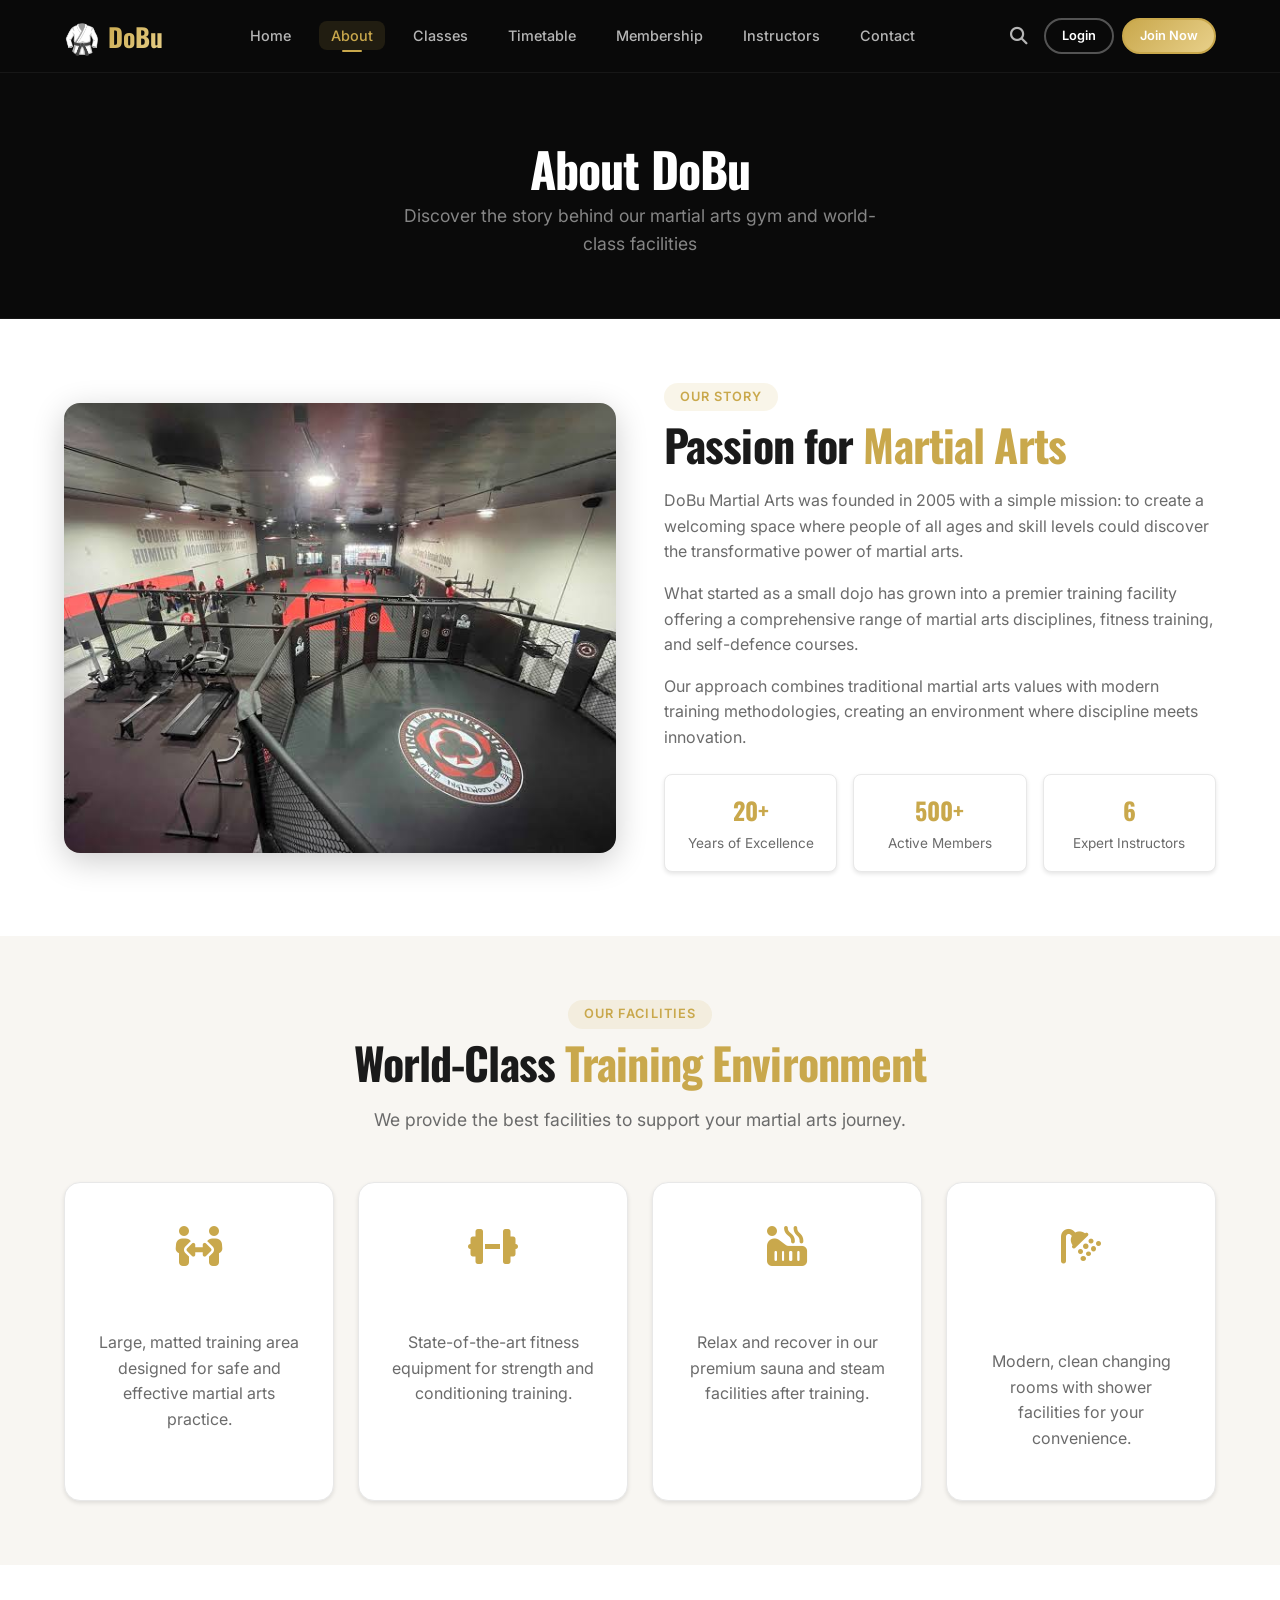
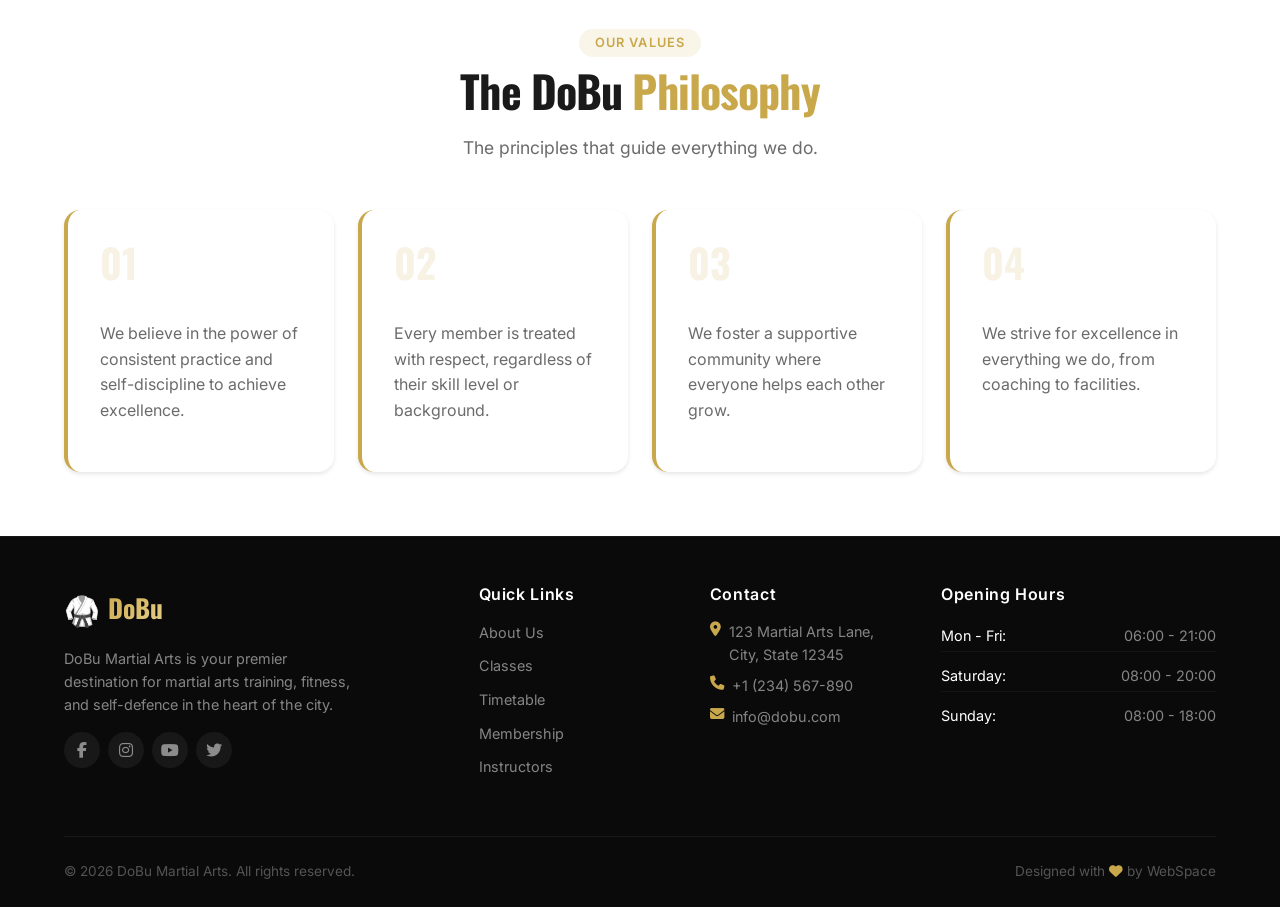
<file: PROGRAM/about.html>
<!DOCTYPE html>
<html lang="en">
<head>
    <meta charset="UTF-8">
    <meta name="viewport" content="width=device-width, initial-scale=1.0">
    <title>About DoBu - Our Story & Facilities</title>
    <meta name="description" content="Learn about DoBu Martial Arts, our expert instructors, and world-class facilities including a matted martial arts area, gym, sauna, and steam room.">
    <link rel="stylesheet" href="css/style.css" >
    <link rel="stylesheet" href="css/responsive.css" >
    <link rel="preconnect" href="https://fonts.googleapis.com" >
    <link rel="preconnect" href="https://fonts.gstatic.com" crossorigin >
    <link href="https://fonts.googleapis.com/css2?family=Inter:wght@400;500;600;700;800;900&family=Oswald:wght@400;500;600;700&display=swap" rel="stylesheet" >
    <link rel="stylesheet" href="https://cdnjs.cloudflare.com/ajax/libs/font-awesome/6.4.0/css/all.min.css" >
</head>
<body>

    <!-- ===== HEADER / NAVIGATION ===== -->
    <header class="header">
        <div class="container">
            <div class="header-inner">
                <a href="index.html" class="logo" aria-label="DoBu Martial Arts Home">
                    <span class="logo-icon">🥋</span>
                    <span class="logo-text">DoBu</span>
                </a>
                <nav class="nav" aria-label="Main Navigation">
                    <ul class="nav-list">
                        <li><a href="index.html">Home</a></li>
                        <li><a href="about.html" class="active">About</a></li>
                        <li><a href="classes.html">Classes</a></li>
                        <li><a href="timetable.html">Timetable</a></li>
                        <li><a href="membership.html">Membership</a></li>
                        <li><a href="instructors.html">Instructors</a></li>
                        <li><a href="contact.html">Contact</a></li>
                    </ul>
                </nav>
                <div class="header-actions">
                    <button class="search-toggle" aria-label="Search" aria-expanded="false">
                        <i class="fas fa-search"></i>
                    </button>
                    <a href="login.html" class="btn btn-login btn-sm">Login</a>
                    <a href="membership.html" class="btn btn-primary btn-sm">Join Now</a>
                    <button class="hamburger" aria-label="Toggle navigation menu" aria-expanded="false">
                        <span class="hamburger-line"></span>
                        <span class="hamburger-line"></span>
                        <span class="hamburger-line"></span>
                    </button>
                </div>
            </div>
        </div>
    </header>

    <!-- ===== PAGE HEADER ===== -->
    <section class="page-header">
        <div class="container">
            <h1>About DoBu</h1>
            <p>Discover the story behind our martial arts gym and world-class facilities</p>
        </div>
    </section>

    <!-- ===== ABOUT CONTENT ===== -->
    <section class="about-story section">
        <div class="container">
            <div class="about-grid">
                <div class="about-image">
                    <img src="images/about-gym.jpg" alt="DoBu Martial Arts gym interior" loading="lazy">
                </div>
                <div class="about-text">
                    <span class="section-tag">Our Story</span>
                    <h2>Passion for <span>Martial Arts</span></h2>
                    <p>DoBu Martial Arts was founded in 2005 with a simple mission: to create a welcoming space where people of all ages and skill levels could discover the transformative power of martial arts.</p>
                    <p>What started as a small dojo has grown into a premier training facility offering a comprehensive range of martial arts disciplines, fitness training, and self-defence courses.</p>
                    <p>Our approach combines traditional martial arts values with modern training methodologies, creating an environment where discipline meets innovation.</p>
                    <div class="about-highlights">
                        <div>
                            <strong>20+</strong>
                            <span>Years of Excellence</span>
                        </div>
                        <div>
                            <strong>500+</strong>
                            <span>Active Members</span>
                        </div>
                        <div>
                            <strong>6</strong>
                            <span>Expert Instructors</span>
                        </div>
                    </div>
                </div>
            </div>
        </div>
    </section>

    <!-- ===== FACILITIES ===== -->
<section class="facilities section bg-light" aria-labelledby="facilities-title">
    <div class="container">
        <div class="section-header text-center">
            <span class="section-tag">Our Facilities</span>
            <h2 id="facilities-title">World-Class <span>Training Environment</span></h2>
            <p class="section-subtitle">We provide the best facilities to support your martial arts journey.</p>
        </div>
        <div class="facilities-grid">
            <div class="facility-card">
                <div class="facility-icon"><i class="fas fa-people-arrows"></i></div>
                <h3>Martial Arts Area</h3>
                <p>Large, matted training area designed for safe and effective martial arts practice.</p>
            </div>
            <div class="facility-card">
                <div class="facility-icon"><i class="fas fa-dumbbell"></i></div>
                <h3>Fully Equipped Gym</h3>
                <p>State-of-the-art fitness equipment for strength and conditioning training.</p>
            </div>
            <div class="facility-card">
                <div class="facility-icon"><i class="fas fa-hot-tub"></i></div>
                <h3>Sauna &amp; Steam Room</h3>
                <p>Relax and recover in our premium sauna and steam facilities after training.</p>
            </div>
            <div class="facility-card">
                <div class="facility-icon"><i class="fas fa-shower"></i></div>
                <h3>Changing &amp; Shower Facilities</h3>
                <p>Modern, clean changing rooms with shower facilities for your convenience.</p>
            </div>
        </div>
    </div>
</section>

    <!-- ===== VALUES ===== -->
    <section class="values section" aria-labelledby="values-title">
        <div class="container">
            <div class="section-header text-center">
                <span class="section-tag">Our Values</span>
                <h2 id="values-title">The DoBu <span>Philosophy</span></h2>
                <p class="section-subtitle">The principles that guide everything we do.</p>
            </div>
            <div class="values-grid">
                <div class="value-card">
                    <div class="value-number">01</div>
                    <h3>Discipline</h3>
                    <p>We believe in the power of consistent practice and self-discipline to achieve excellence.</p>
                </div>
                <div class="value-card">
                    <div class="value-number">02</div>
                    <h3>Respect</h3>
                    <p>Every member is treated with respect, regardless of their skill level or background.</p>
                </div>
                <div class="value-card">
                    <div class="value-number">03</div>
                    <h3>Community</h3>
                    <p>We foster a supportive community where everyone helps each other grow.</p>
                </div>
                <div class="value-card">
                    <div class="value-number">04</div>
                    <h3>Excellence</h3>
                    <p>We strive for excellence in everything we do, from coaching to facilities.</p>
                </div>
            </div>
        </div>
    </section>

    <!-- ===== FOOTER ===== -->
    <footer class="footer" >
        <div class="container">
            <div class="footer-grid">
                <div class="footer-col">
                    <a href="index.html" class="logo">
                        <span class="logo-icon">🥋</span>
                        <span class="logo-text">DoBu</span>
                    </a>
                    <p>DoBu Martial Arts is your premier destination for martial arts training, fitness, and self-defence in the heart of the city.</p>
                    <div class="footer-social">
                        <a href="#" aria-label="Facebook"><i class="fab fa-facebook-f"></i></a>
                        <a href="#" aria-label="Instagram"><i class="fab fa-instagram"></i></a>
                        <a href="#" aria-label="YouTube"><i class="fab fa-youtube"></i></a>
                        <a href="#" aria-label="Twitter"><i class="fab fa-twitter"></i></a>
                    </div>
                </div>
                <div class="footer-col">
                    <h4>Quick Links</h4>
                    <ul>
                        <li><a href="about.html">About Us</a></li>
                        <li><a href="classes.html">Classes</a></li>
                        <li><a href="timetable.html">Timetable</a></li>
                        <li><a href="membership.html">Membership</a></li>
                        <li><a href="instructors.html">Instructors</a></li>
                    </ul>
                </div>
                <div class="footer-col">
                    <h4>Contact</h4>
                    <ul class="footer-contact">
                        <li><i class="fas fa-map-marker-alt"></i> 123 Martial Arts Lane, City, State 12345</li>
                        <li><i class="fas fa-phone"></i> <a href="tel:+1234567890">+1 (234) 567-890</a></li>
                        <li><i class="fas fa-envelope"></i> <a href="mailto:info@dobu.com">info@dobu.com</a></li>
                    </ul>
                </div>
                <div class="footer-col">
                    <h4>Opening Hours</h4>
                    <ul class="footer-hours">
                        <li><span>Mon - Fri:</span> 06:00 - 21:00</li>
                        <li><span>Saturday:</span> 08:00 - 20:00</li>
                        <li><span>Sunday:</span> 08:00 - 18:00</li>
                    </ul>
                </div>
            </div>
            <div class="footer-bottom">
                <p>&copy; 2026 DoBu Martial Arts. All rights reserved.</p>
                <p>Designed with <i class="fas fa-heart" style="color: #c9a84c;"></i> by WebSpace</p>
            </div>
        </div>
    </footer>

    <script src="js/main.js"></script>
</body>
</html>
</file>
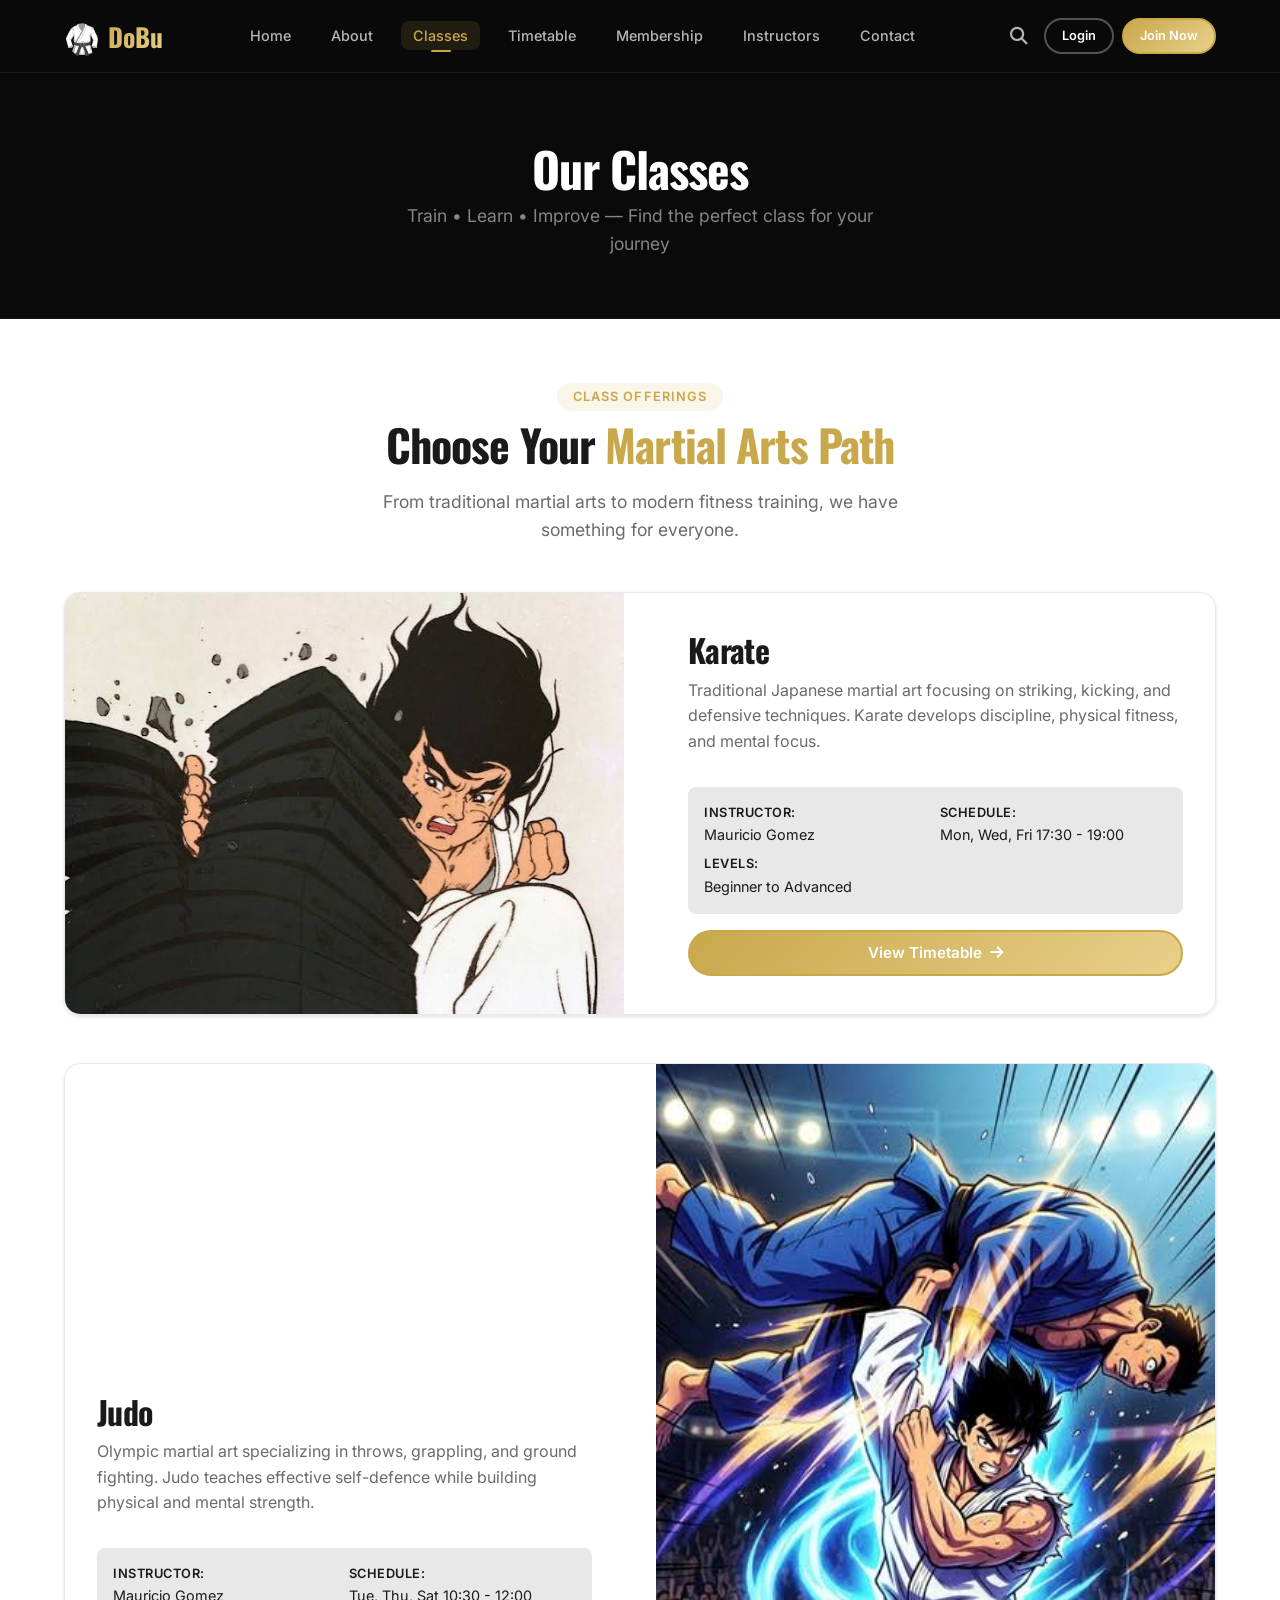
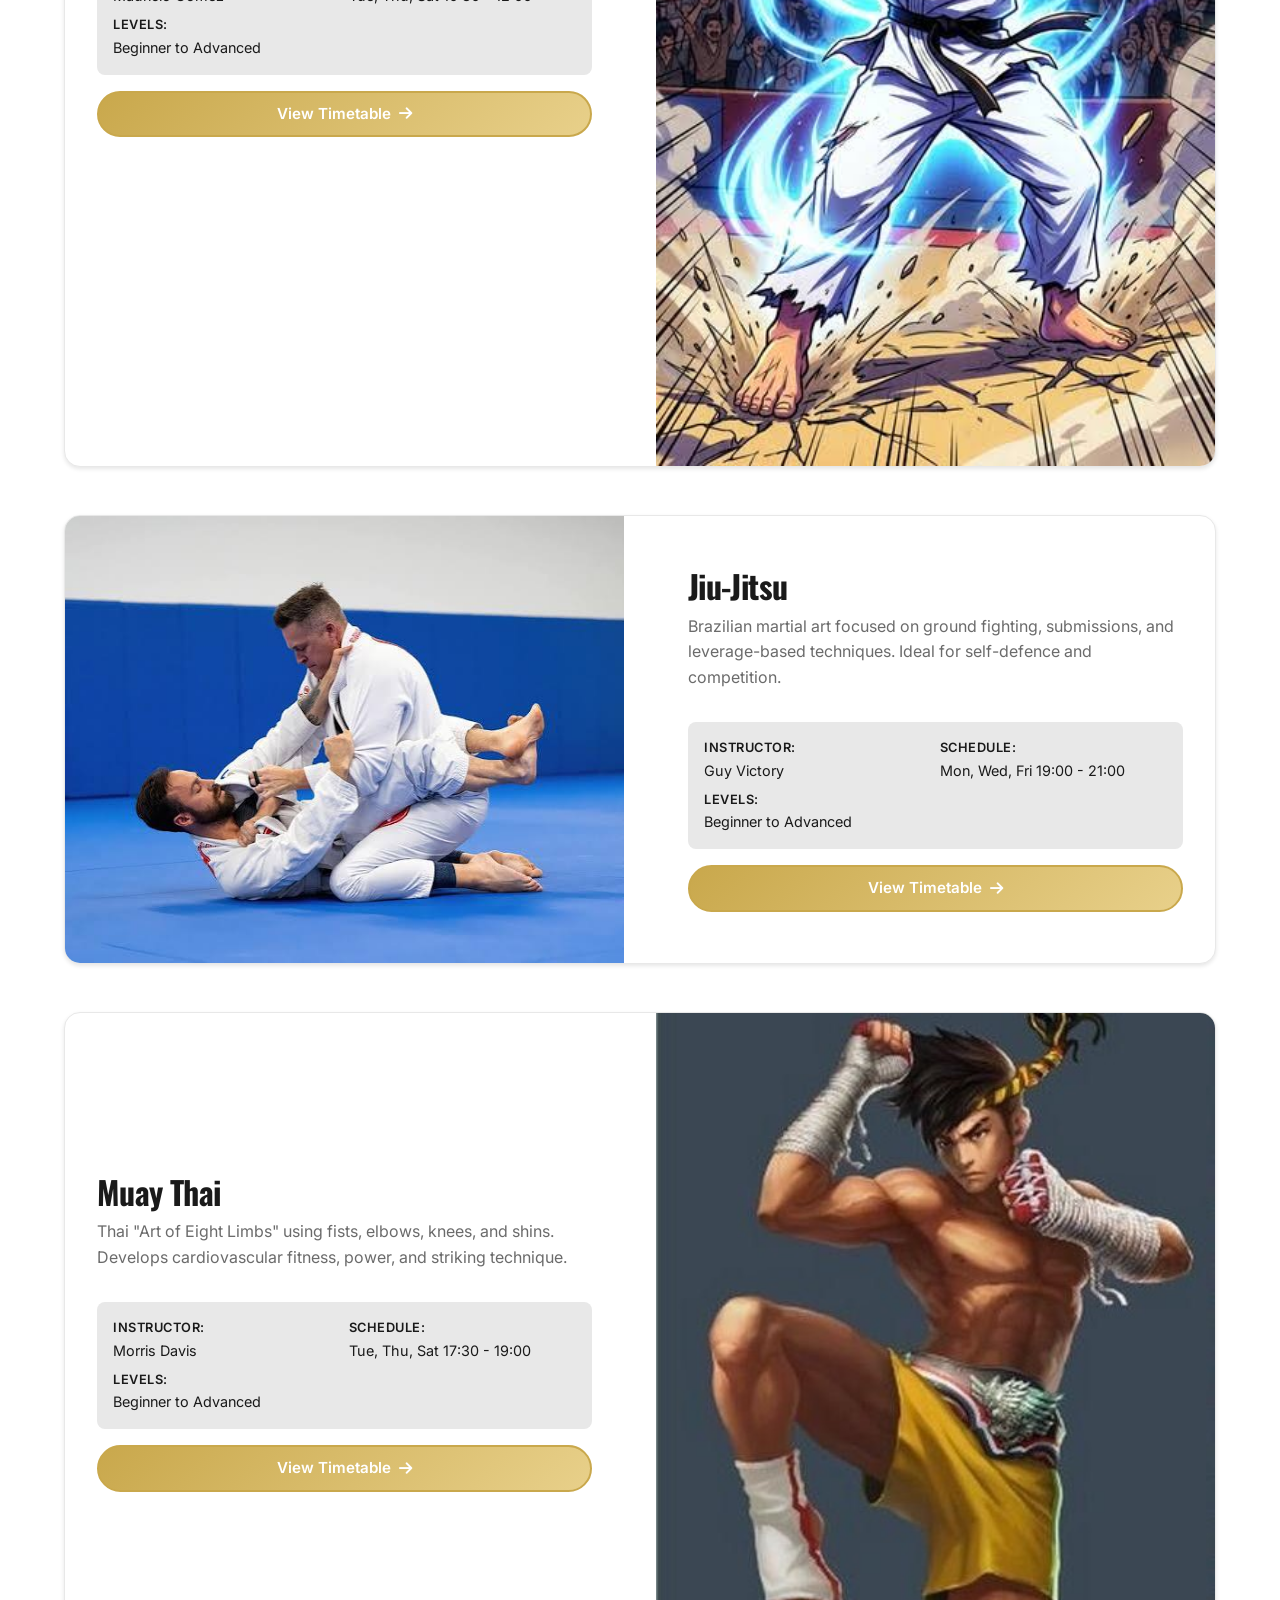
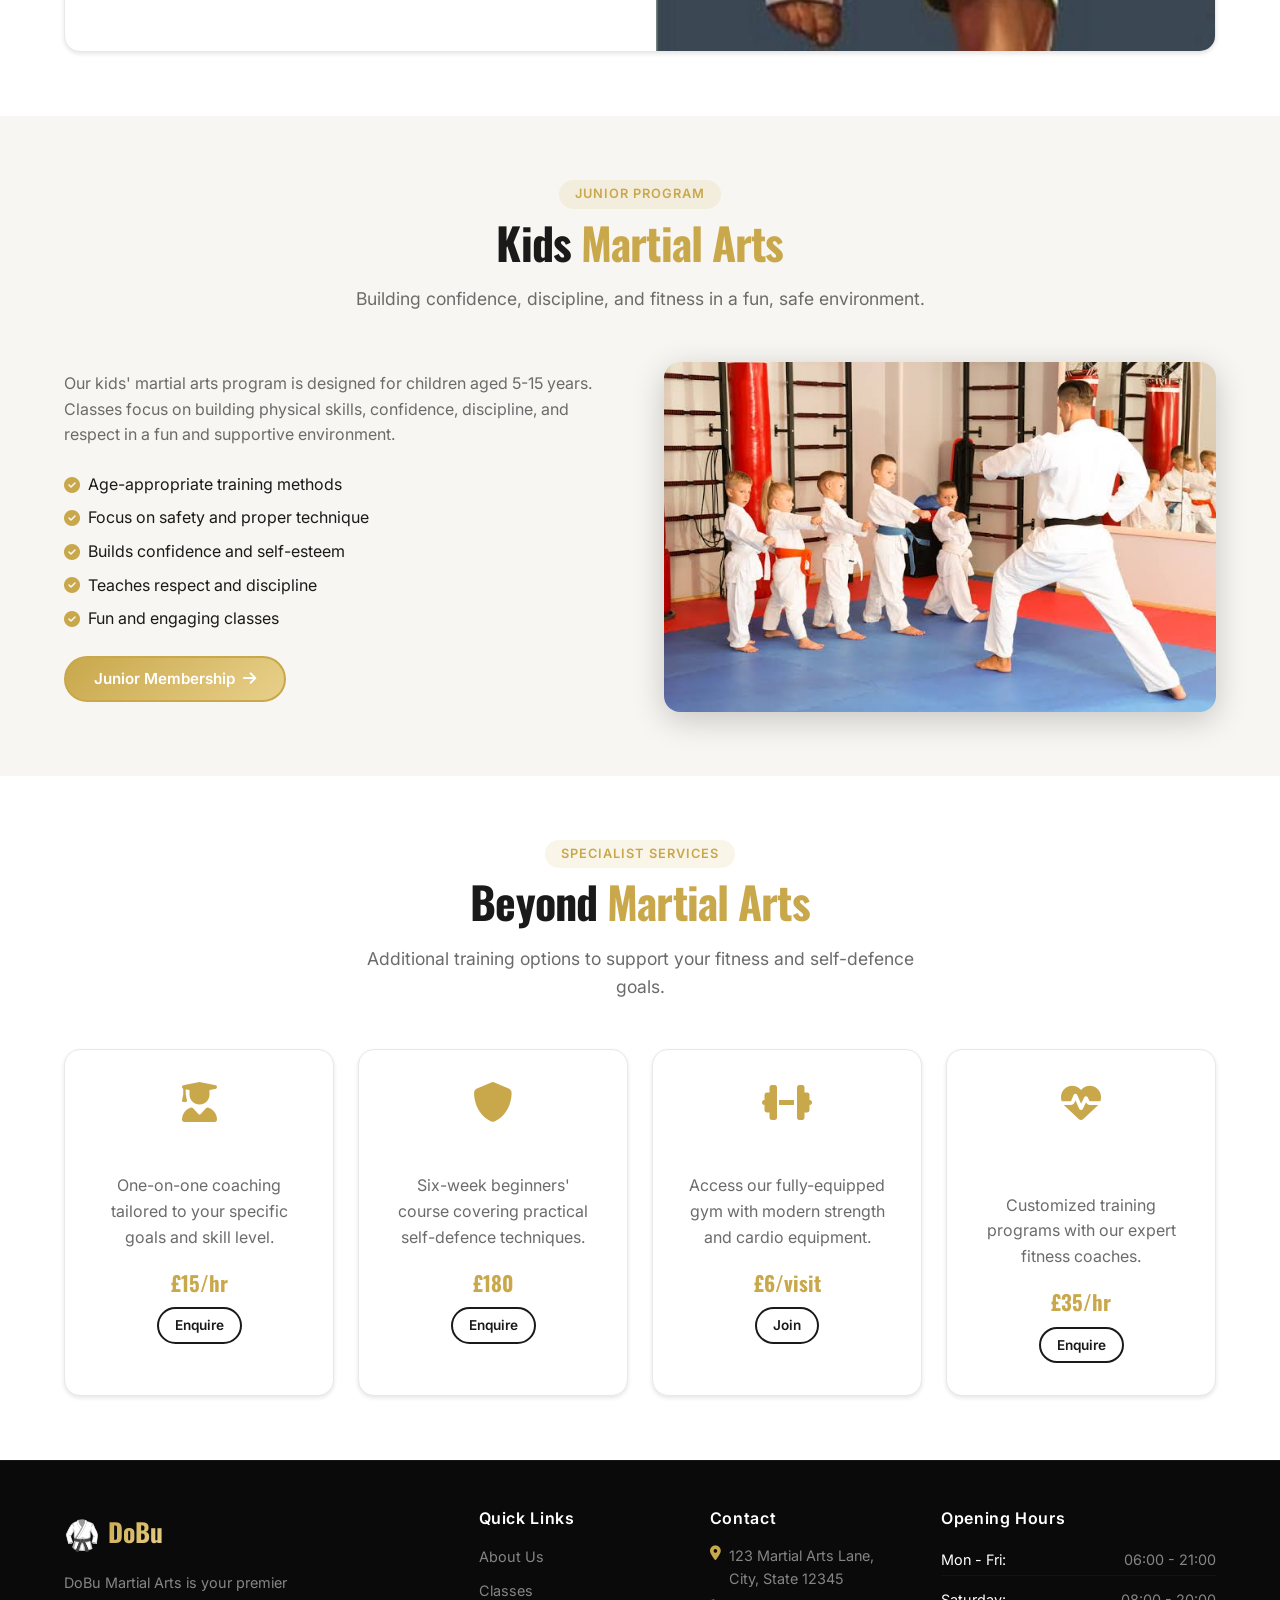
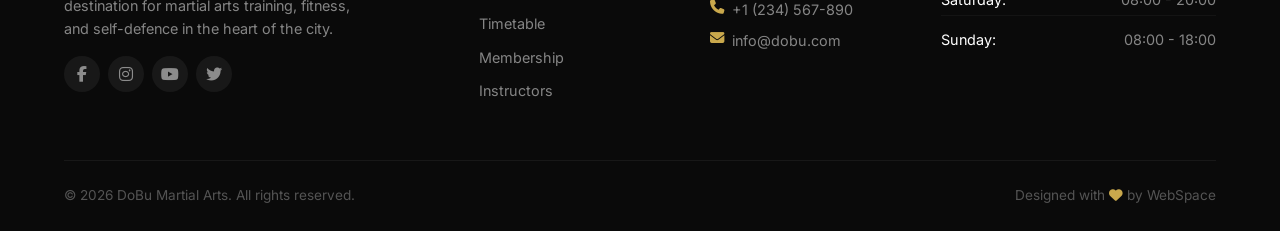
<file: PROGRAM/classes.html>
<!DOCTYPE html>
<html lang="en">
<head>
    <meta charset="UTF-8">
    <meta name="viewport" content="width=device-width, initial-scale=1.0">
    <title>DoBu Classes - Martial Arts, Fitness & Self-Defence</title>
    <meta name="description" content="Explore DoBu's comprehensive range of martial arts classes including Karate, Judo, Jiu-Jitsu, Muay Thai, kids classes, and self-defence courses.">
    <link rel="stylesheet" href="css/style.css">
    <link rel="stylesheet" href="css/responsive.css">
    <link rel="preconnect" href="https://fonts.googleapis.com">
    <link rel="preconnect" href="https://fonts.gstatic.com" crossorigin >
    <link href="https://fonts.googleapis.com/css2?family=Inter:wght@400;500;600;700;800;900&family=Oswald:wght@400;500;600;700&display=swap" rel="stylesheet">
    <link rel="stylesheet" href="https://cdnjs.cloudflare.com/ajax/libs/font-awesome/6.4.0/css/all.min.css">
</head>
<body>

    <!-- ===== HEADER / NAVIGATION ===== -->
    <header class="header" >
        <div class="container">
            <div class="header-inner">
                <a href="index.html" class="logo" aria-label="DoBu Martial Arts Home">
                    <span class="logo-icon">🥋</span>
                    <span class="logo-text">DoBu</span>
                </a>
                <nav class="nav" aria-label="Main Navigation">
                    <ul class="nav-list">
                        <li><a href="index.html">Home</a></li>
                        <li><a href="about.html">About</a></li>
                        <li><a href="classes.html" class="active">Classes</a></li>
                        <li><a href="timetable.html">Timetable</a></li>
                        <li><a href="membership.html">Membership</a></li>
                        <li><a href="instructors.html">Instructors</a></li>
                        <li><a href="contact.html">Contact</a></li>
                    </ul>
                </nav>
                <div class="header-actions">
                    <button class="search-toggle" aria-label="Search" aria-expanded="false">
                        <i class="fas fa-search"></i>
                    </button>
                    <a href="login.html" class="btn btn-login btn-sm">Login</a>
                    <a href="membership.html" class="btn btn-primary btn-sm">Join Now</a>
                    <button class="hamburger" aria-label="Toggle navigation menu" aria-expanded="false">
                        <span class="hamburger-line"></span>
                        <span class="hamburger-line"></span>
                        <span class="hamburger-line"></span>
                    </button>
                </div>
            </div>
        </div>
    </header>

    <!-- ===== PAGE HEADER ===== -->
    <section class="page-header">
        <div class="container">
            <h1>Our Classes</h1>
            <p>Train • Learn • Improve — Find the perfect class for your journey</p>
        </div>
    </section>

    <!-- ===== CLASSES GRID ===== -->
    <section class="classes-list section" aria-labelledby="classes-title">
        <div class="container">
            <div class="section-header text-center">
                <span class="section-tag">Class Offerings</span>
                <h2 id="classes-title">Choose Your <span>Martial Arts Path</span></h2>
                <p class="section-subtitle">From traditional martial arts to modern fitness training, we have something for everyone.</p>
            </div>

            <div class="classes-full-grid">
                <!-- Karate -->
                <div class="class-full-card" id="karate">
                    <div class="class-full-image">
                        <img src="images/karate.jpg" alt="Karate class" loading="lazy">
                    </div>
                    <div class="class-full-content">
                        <h3>Karate</h3>
                        <p>Traditional Japanese martial art focusing on striking, kicking, and defensive techniques. Karate develops discipline, physical fitness, and mental focus.</p>
                        <div class="class-full-details">
                            <div>
                                <strong>Instructor:</strong> Mauricio Gomez
                            </div>
                            <div>
                                <strong>Schedule:</strong> Mon, Wed, Fri 17:30 - 19:00
                            </div>
                            <div>
                                <strong>Levels:</strong> Beginner to Advanced
                            </div>
                        </div>
                        <a href="timetable.html#karate" class="btn btn-primary">View Timetable <i class="fas fa-arrow-right"></i></a>
                    </div>
                </div>

                <!-- Judo -->
                <div class="class-full-card" id="judo">
                    <div class="class-full-image">
                        <img src="images/judo.jpg" alt="Judo class" loading="lazy">
                    </div>
                    <div class="class-full-content">
                        <h3>Judo</h3>
                        <p>Olympic martial art specializing in throws, grappling, and ground fighting. Judo teaches effective self-defence while building physical and mental strength.</p>
                        <div class="class-full-details">
                            <div>
                                <strong>Instructor:</strong> Mauricio Gomez
                            </div>
                            <div>
                                <strong>Schedule:</strong> Tue, Thu, Sat 10:30 - 12:00
                            </div>
                            <div>
                                <strong>Levels:</strong> Beginner to Advanced
                            </div>
                        </div>
                        <a href="timetable.html#judo" class="btn btn-primary">View Timetable <i class="fas fa-arrow-right"></i></a>
                    </div>
                </div>

                <!-- Jiu-Jitsu -->
                <div class="class-full-card" id="jiujitsu">
                    <div class="class-full-image">
                        <img src="images/jiujitsu.jpg" alt="Jiu-Jitsu class" loading="lazy">
                    </div>
                    <div class="class-full-content">
                        <h3>Jiu-Jitsu</h3>
                        <p>Brazilian martial art focused on ground fighting, submissions, and leverage-based techniques. Ideal for self-defence and competition.</p>
                        <div class="class-full-details">
                            <div>
                                <strong>Instructor:</strong> Guy Victory
                            </div>
                            <div>
                                <strong>Schedule:</strong> Mon, Wed, Fri 19:00 - 21:00
                            </div>
                            <div>
                                <strong>Levels:</strong> Beginner to Advanced
                            </div>
                        </div>
                        <a href="timetable.html#jiujitsu" class="btn btn-primary">View Timetable <i class="fas fa-arrow-right"></i></a>
                    </div>
                </div>

                <!-- Muay Thai -->
                <div class="class-full-card" id="muaythai">
                    <div class="class-full-image">
                        <img src="images/muaythai.jpg" alt="Muay Thai class" loading="lazy">
                    </div>
                    <div class="class-full-content">
                        <h3>Muay Thai</h3>
                        <p>Thai "Art of Eight Limbs" using fists, elbows, knees, and shins. Develops cardiovascular fitness, power, and striking technique.</p>
                        <div class="class-full-details">
                            <div>
                                <strong>Instructor:</strong> Morris Davis
                            </div>
                            <div>
                                <strong>Schedule:</strong> Tue, Thu, Sat 17:30 - 19:00
                            </div>
                            <div>
                                <strong>Levels:</strong> Beginner to Advanced
                            </div>
                        </div>
                        <a href="timetable.html#muaythai" class="btn btn-primary">View Timetable <i class="fas fa-arrow-right"></i></a>
                    </div>
                </div>
            </div>
        </div>
    </section>

    <!-- ===== KIDS CLASSES ===== -->
    <section class="kids-classes section bg-light" aria-labelledby="kids-title">
        <div class="container">
            <div class="section-header text-center">
                <span class="section-tag">Junior Program</span>
                <h2 id="kids-title">Kids <span>Martial Arts</span></h2>
                <p class="section-subtitle">Building confidence, discipline, and fitness in a fun, safe environment.</p>
            </div>
            <div class="kids-content">
                <div class="kids-text">
                    <p>Our kids' martial arts program is designed for children aged 5-15 years. Classes focus on building physical skills, confidence, discipline, and respect in a fun and supportive environment.</p>
                    <ul class="kids-features">
                        <li><i class="fas fa-check-circle"></i> Age-appropriate training methods</li>
                        <li><i class="fas fa-check-circle"></i> Focus on safety and proper technique</li>
                        <li><i class="fas fa-check-circle"></i> Builds confidence and self-esteem</li>
                        <li><i class="fas fa-check-circle"></i> Teaches respect and discipline</li>
                        <li><i class="fas fa-check-circle"></i> Fun and engaging classes</li>
                    </ul>
                    <a href="membership.html#junior" class="btn btn-primary">Junior Membership <i class="fas fa-arrow-right"></i></a>
                </div>
                <div class="kids-image">
                    <img src="images/kids-class.jpg" alt="Kids martial arts class" loading="lazy">
                </div>
            </div>
        </div>
    </section>

    <!-- ===== SPECIALIST SERVICES ===== -->
    <section class="specialist section" aria-labelledby="specialist-title">
        <div class="container">
            <div class="section-header text-center">
                <span class="section-tag">Specialist Services</span>
                <h2 id="specialist-title">Beyond <span>Martial Arts</span></h2>
                <p class="section-subtitle">Additional training options to support your fitness and self-defence goals.</p>
            </div>
            <div class="specialist-grid">
                <div class="specialist-card">
                    <i class="fas fa-user-graduate"></i>
                    <h3>Private Tuition</h3>
                    <p>One-on-one coaching tailored to your specific goals and skill level.</p>
                    <span class="price">£15/hr</span>
                    <a href="contact.html" class="btn btn-outline btn-sm">Enquire</a>
                </div>
                <div class="specialist-card">
                    <i class="fas fa-shield"></i>
                    <h3>Self-Defence Course</h3>
                    <p>Six-week beginners' course covering practical self-defence techniques.</p>
                    <span class="price">£180</span>
                    <a href="contact.html" class="btn btn-outline btn-sm">Enquire</a>
                </div>
                <div class="specialist-card">
                    <i class="fas fa-dumbbell"></i>
                    <h3>Fitness Room</h3>
                    <p>Access our fully-equipped gym with modern strength and cardio equipment.</p>
                    <span class="price">£6/visit</span>
                    <a href="membership.html" class="btn btn-outline btn-sm">Join</a>
                </div>
                <div class="specialist-card">
                    <i class="fas fa-heartbeat"></i>
                    <h3>Personal Fitness Training</h3>
                    <p>Customized training programs with our expert fitness coaches.</p>
                    <span class="price">£35/hr</span>
                    <a href="contact.html" class="btn btn-outline btn-sm">Enquire</a>
                </div>
            </div>
        </div>
    </section>

    <!-- ===== FOOTER ===== -->
    <footer class="footer" >
        <div class="container">
            <div class="footer-grid">
                <div class="footer-col">
                    <a href="index.html" class="logo">
                        <span class="logo-icon">🥋</span>
                        <span class="logo-text">DoBu</span>
                    </a>
                    <p>DoBu Martial Arts is your premier destination for martial arts training, fitness, and self-defence in the heart of the city.</p>
                    <div class="footer-social">
                        <a href="#" aria-label="Facebook"><i class="fab fa-facebook-f"></i></a>
                        <a href="#" aria-label="Instagram"><i class="fab fa-instagram"></i></a>
                        <a href="#" aria-label="YouTube"><i class="fab fa-youtube"></i></a>
                        <a href="#" aria-label="Twitter"><i class="fab fa-twitter"></i></a>
                    </div>
                </div>
                <div class="footer-col">
                    <h4>Quick Links</h4>
                    <ul>
                        <li><a href="about.html">About Us</a></li>
                        <li><a href="classes.html">Classes</a></li>
                        <li><a href="timetable.html">Timetable</a></li>
                        <li><a href="membership.html">Membership</a></li>
                        <li><a href="instructors.html">Instructors</a></li>
                    </ul>
                </div>
                <div class="footer-col">
                    <h4>Contact</h4>
                    <ul class="footer-contact">
                        <li><i class="fas fa-map-marker-alt"></i> 123 Martial Arts Lane, City, State 12345</li>
                        <li><i class="fas fa-phone"></i> <a href="tel:+1234567890">+1 (234) 567-890</a></li>
                        <li><i class="fas fa-envelope"></i> <a href="mailto:info@dobu.com">info@dobu.com</a></li>
                    </ul>
                </div>
                <div class="footer-col">
                    <h4>Opening Hours</h4>
                    <ul class="footer-hours">
                        <li><span>Mon - Fri:</span> 06:00 - 21:00</li>
                        <li><span>Saturday:</span> 08:00 - 20:00</li>
                        <li><span>Sunday:</span> 08:00 - 18:00</li>
                    </ul>
                </div>
            </div>
            <div class="footer-bottom">
                <p>&copy; 2026 DoBu Martial Arts. All rights reserved.</p>
                <p>Designed with <i class="fas fa-heart" style="color: #c9a84c;"></i> by WebSpace</p>
            </div>
        </div>
    </footer>

    <script src="js/main.js"></script>
</body>
</html>
</file>
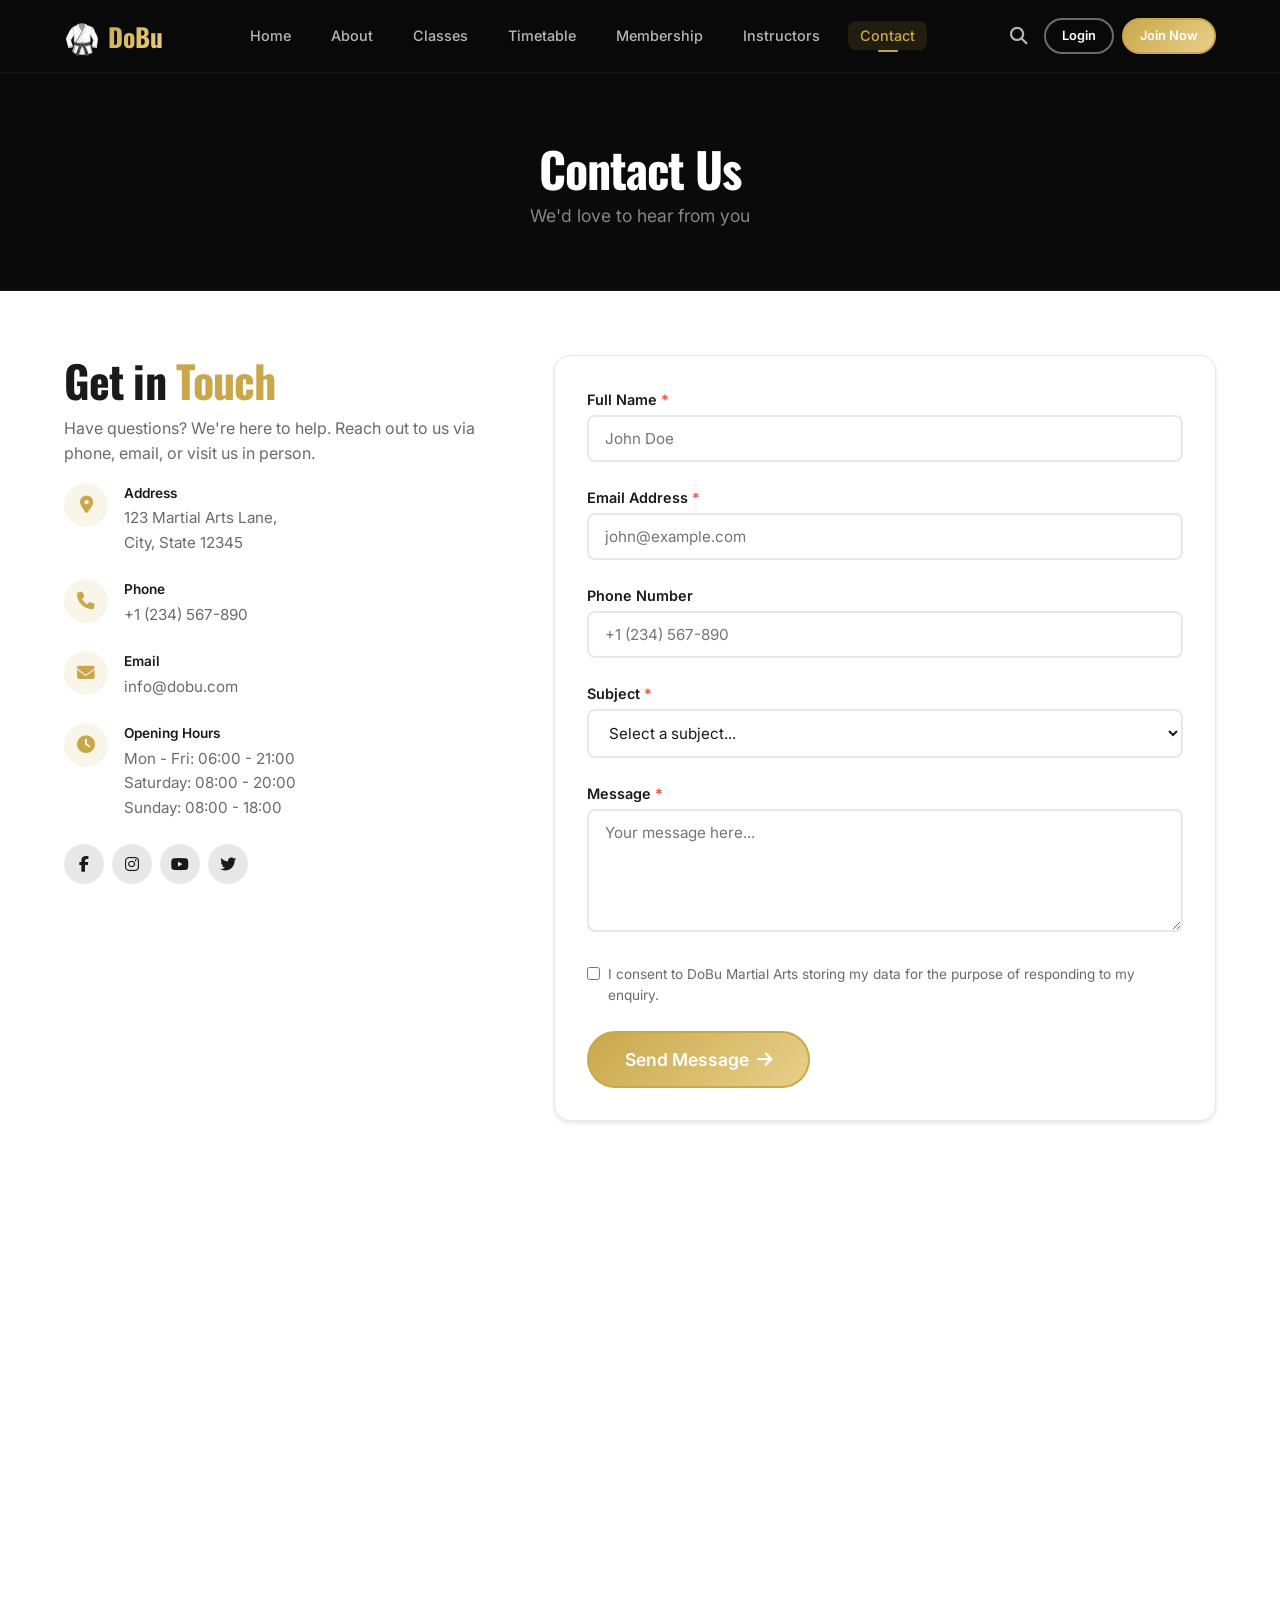
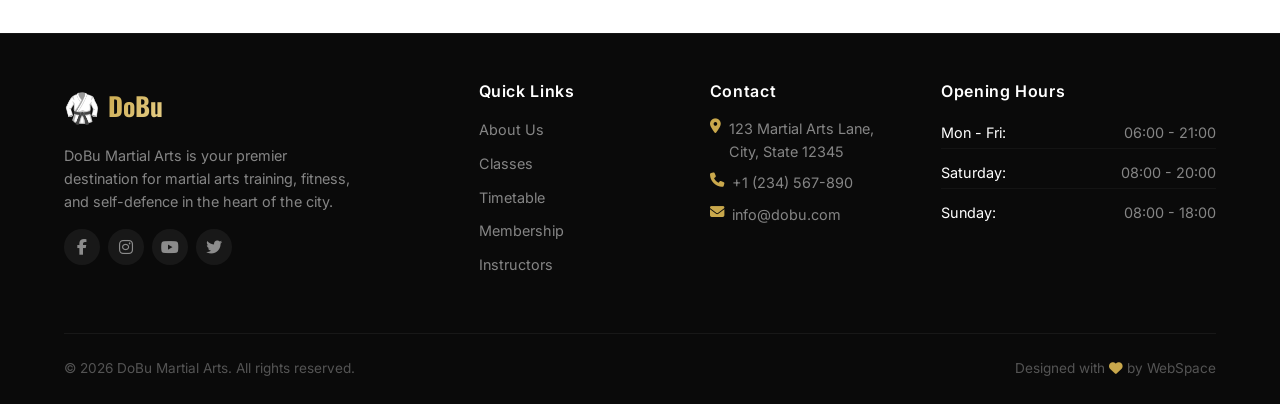
<file: PROGRAM/contact.html>
<!DOCTYPE html>
<html lang="en">
<head>
    <meta charset="UTF-8" >
    <meta name="viewport" content="width=device-width, initial-scale=1.0" >
    <title>Contact DoBu Martial Arts</title>
    <meta name="description" content="Get in touch with DoBu Martial Arts. Find our location, opening hours, phone, email, and send us a message." >
    <link rel="stylesheet" href="css/style.css" >
    <link rel="stylesheet" href="css/responsive.css" >
    <link rel="preconnect" href="https://fonts.googleapis.com" >
    <link rel="preconnect" href="https://fonts.gstatic.com" crossorigin >
    <link href="https://fonts.googleapis.com/css2?family=Inter:wght@400;500;600;700;800;900&family=Oswald:wght@400;500;600;700&display=swap" rel="stylesheet">
    <link rel="stylesheet" href="https://cdnjs.cloudflare.com/ajax/libs/font-awesome/6.4.0/css/all.min.css">
</head>
<body>

    <!-- ===== HEADER / NAVIGATION ===== -->
    <header class="header">
        <div class="container">
            <div class="header-inner">
                <a href="index.html" class="logo" aria-label="DoBu Martial Arts Home">
                    <span class="logo-icon">🥋</span>
                    <span class="logo-text">DoBu</span>
                </a>
                <nav class="nav" aria-label="Main Navigation">
                    <ul class="nav-list">
                        <li><a href="index.html">Home</a></li>
                        <li><a href="about.html">About</a></li>
                        <li><a href="classes.html">Classes</a></li>
                        <li><a href="timetable.html">Timetable</a></li>
                        <li><a href="membership.html">Membership</a></li>
                        <li><a href="instructors.html">Instructors</a></li>
                        <li><a href="contact.html" class="active">Contact</a></li>
                    </ul>
                </nav>
                <div class="header-actions">
                    <button class="search-toggle" aria-label="Search" aria-expanded="false">
                        <i class="fas fa-search"></i>
                    </button>
                    <a href="login.html" class="btn btn-outline-light btn-sm">Login</a>
                    <a href="membership.html" class="btn btn-primary btn-sm">Join Now</a>
                    <button class="hamburger" aria-label="Toggle navigation menu" aria-expanded="false">
                        <span class="hamburger-line"></span>
                        <span class="hamburger-line"></span>
                        <span class="hamburger-line"></span>
                    </button>
                </div>
            </div>
        </div>
    </header>

    <!-- ===== PAGE HEADER ===== -->
    <section class="page-header">
        <div class="container">
            <h1>Contact Us</h1>
            <p>We'd love to hear from you</p>
        </div>
    </section>

    <!-- ===== CONTENT ===== -->
    <section class="contact section" aria-labelledby="contact-title">
        <div class="container">
            <div class="contact-grid">
                <!-- Contact Details -->
                <div class="contact-details">
                    <h2 id="contact-title">Get in <span>Touch</span></h2>
                    <p>Have questions? We're here to help. Reach out to us via phone, email, or visit us in person.</p>

                    <div class="contact-item">
                        <div class="contact-icon"><i class="fas fa-map-marker-alt"></i></div>
                        <div>
                            <strong>Address</strong>
                            <span>123 Martial Arts Lane,<br>City, State 12345</span>
                        </div>
                    </div>

                    <div class="contact-item">
                        <div class="contact-icon"><i class="fas fa-phone"></i></div>
                        <div>
                            <strong>Phone</strong>
                            <span><a href="tel:+1234567890">+1 (234) 567-890</a></span>
                        </div>
                    </div>

                    <div class="contact-item">
                        <div class="contact-icon"><i class="fas fa-envelope"></i></div>
                        <div>
                            <strong>Email</strong>
                            <span><a href="mailto:info@dobu.com">info@dobu.com</a></span>
                        </div>
                    </div>

                    <div class="contact-item">
                        <div class="contact-icon"><i class="fas fa-clock"></i></div>
                        <div>
                            <strong>Opening Hours</strong>
                            <span>Mon - Fri: 06:00 - 21:00</span>
                            <span>Saturday: 08:00 - 20:00</span>
                            <span>Sunday: 08:00 - 18:00</span>
                        </div>
                    </div>

                    <div class="contact-social">
                        <a href="#" aria-label="Facebook"><i class="fab fa-facebook-f"></i></a>
                        <a href="#" aria-label="Instagram"><i class="fab fa-instagram"></i></a>
                        <a href="#" aria-label="YouTube"><i class="fab fa-youtube"></i></a>
                        <a href="#" aria-label="Twitter"><i class="fab fa-twitter"></i></a>
                    </div>
                </div>

                <!-- Contact Form -->
                <div class="contact-form">
                    <form id="contactForm" novalidate>
                        <div class="form-group">
                            <label for="contactName">Full Name <span class="required">*</span></label>
                            <input type="text" id="contactName" name="name" placeholder="John Doe" required >
                            <span class="form-error" data-error="name">Please enter your name</span>
                        </div>

                        <div class="form-group">
                            <label for="contactEmail">Email Address <span class="required">*</span></label>
                            <input type="email" id="contactEmail" name="email" placeholder="john@example.com" required >
                            <span class="form-error" data-error="email">Please enter a valid email address</span>
                        </div>

                        <div class="form-group">
                            <label for="contactPhone">Phone Number</label>
                            <input type="tel" id="contactPhone" name="phone" placeholder="+1 (234) 567-890" >
                        </div>

                        <div class="form-group">
                            <label for="contactSubject">Subject <span class="required">*</span></label>
                            <select id="contactSubject" name="subject" required>
                                <option value="">Select a subject...</option>
                                <option value="general">General Enquiry</option>
                                <option value="membership">Membership Enquiry</option>
                                <option value="classes">Class Enquiry</option>
                                <option value="booking">Booking Enquiry</option>
                                <option value="feedback">Feedback</option>
                                <option value="other">Other</option>
                            </select>
                            <span class="form-error" data-error="subject">Please select a subject</span>
                        </div>

                        <div class="form-group">
                            <label for="contactMessage">Message <span class="required">*</span></label>
                            <textarea id="contactMessage" name="message" rows="5" placeholder="Your message here..." required></textarea>
                            <span class="form-error" data-error="message">Please enter a message (at least 10 characters)</span>
                        </div>

                        <div class="form-group checkbox">
                            <input type="checkbox" id="contactConsent" required>
                            <label for="contactConsent">I consent to DoBu Martial Arts storing my data for the purpose of responding to my enquiry.</label>
                            <span class="form-error" data-error="consent">You must consent to data storage</span>
                        </div>

                        <button type="submit" class="btn btn-primary btn-lg">Send Message <i class="fas fa-arrow-right"></i></button>
                        <div class="form-success" style="display:none;">
                            <i class="fas fa-check-circle"></i>
                            <p>Thank you! Your message has been sent. We'll get back to you within 24 hours.</p>
                        </div>
                    </form>
                </div>
            </div>
        </div>
    </section>

    <!-- ===== MAP ===== -->
    <section class="map-section" aria-label="Location map">
        <div class="map-wrapper">
            <iframe src="https://www.google.com/maps/embed?pb=!1m18!1m12!1m3!1d387193.305935303!2d-74.25986548205856!3d40.69714941532639!2m3!1f0!2f0!3f0!3m2!1i1024!2i768!4f13.1!3m3!1m2!1s0x89c24fa5d33f083b%3A0xc80b8f06e177fe62!2sNew%20York%2C%20NY%2C%20USA!5e0!3m2!1sen!2suk!4v1649088812345!5m2!1sen!2suk" width="600" height="400" style="border:0;" allowfullscreen="" loading="lazy" referrerpolicy="no-referrer-when-downgrade" title="DoBu Martial Arts location map"></iframe>
        </div>
    </section>

    <!-- ===== FOOTER ===== -->
    <footer class="footer">
        <div class="container">
            <div class="footer-grid">
                <div class="footer-col">
                    <a href="index.html" class="logo">
                        <span class="logo-icon">🥋</span>
                        <span class="logo-text">DoBu</span>
                    </a>
                    <p>DoBu Martial Arts is your premier destination for martial arts training, fitness, and self-defence in the heart of the city.</p>
                    <div class="footer-social">
                        <a href="#" aria-label="Facebook"><i class="fab fa-facebook-f"></i></a>
                        <a href="#" aria-label="Instagram"><i class="fab fa-instagram"></i></a>
                        <a href="#" aria-label="YouTube"><i class="fab fa-youtube"></i></a>
                        <a href="#" aria-label="Twitter"><i class="fab fa-twitter"></i></a>
                    </div>
                </div>
                <div class="footer-col">
                    <h3>Quick Links</h3>
                    <ul>
                        <li><a href="about.html">About Us</a></li>
                        <li><a href="classes.html">Classes</a></li>
                        <li><a href="timetable.html">Timetable</a></li>
                        <li><a href="membership.html">Membership</a></li>
                        <li><a href="instructors.html">Instructors</a></li>
                    </ul>
                </div>
                <div class="footer-col">
                    <h3>Contact</h3>
                    <ul class="footer-contact">
                        <li><i class="fas fa-map-marker-alt"></i> 123 Martial Arts Lane, City, State 12345</li>
                        <li><i class="fas fa-phone"></i> <a href="tel:+1234567890">+1 (234) 567-890</a></li>
                        <li><i class="fas fa-envelope"></i> <a href="mailto:info@dobu.com">info@dobu.com</a></li>
                    </ul>
                </div>
                <div class="footer-col">
                    <h3>Opening Hours</h3>
                    <ul class="footer-hours">
                        <li><span>Mon - Fri:</span> 06:00 - 21:00</li>
                        <li><span>Saturday:</span> 08:00 - 20:00</li>
                        <li><span>Sunday:</span> 08:00 - 18:00</li>
                    </ul>
                </div>
            </div>
            <div class="footer-bottom">
                <p>&copy; 2026 DoBu Martial Arts. All rights reserved.</p>
                <p>Designed with <i class="fas fa-heart" style="color: #c9a84c;"></i> by WebSpace</p>
            </div>
        </div>
    </footer>

    <script src="js/main.js"></script>
</body>
</html>
</file>
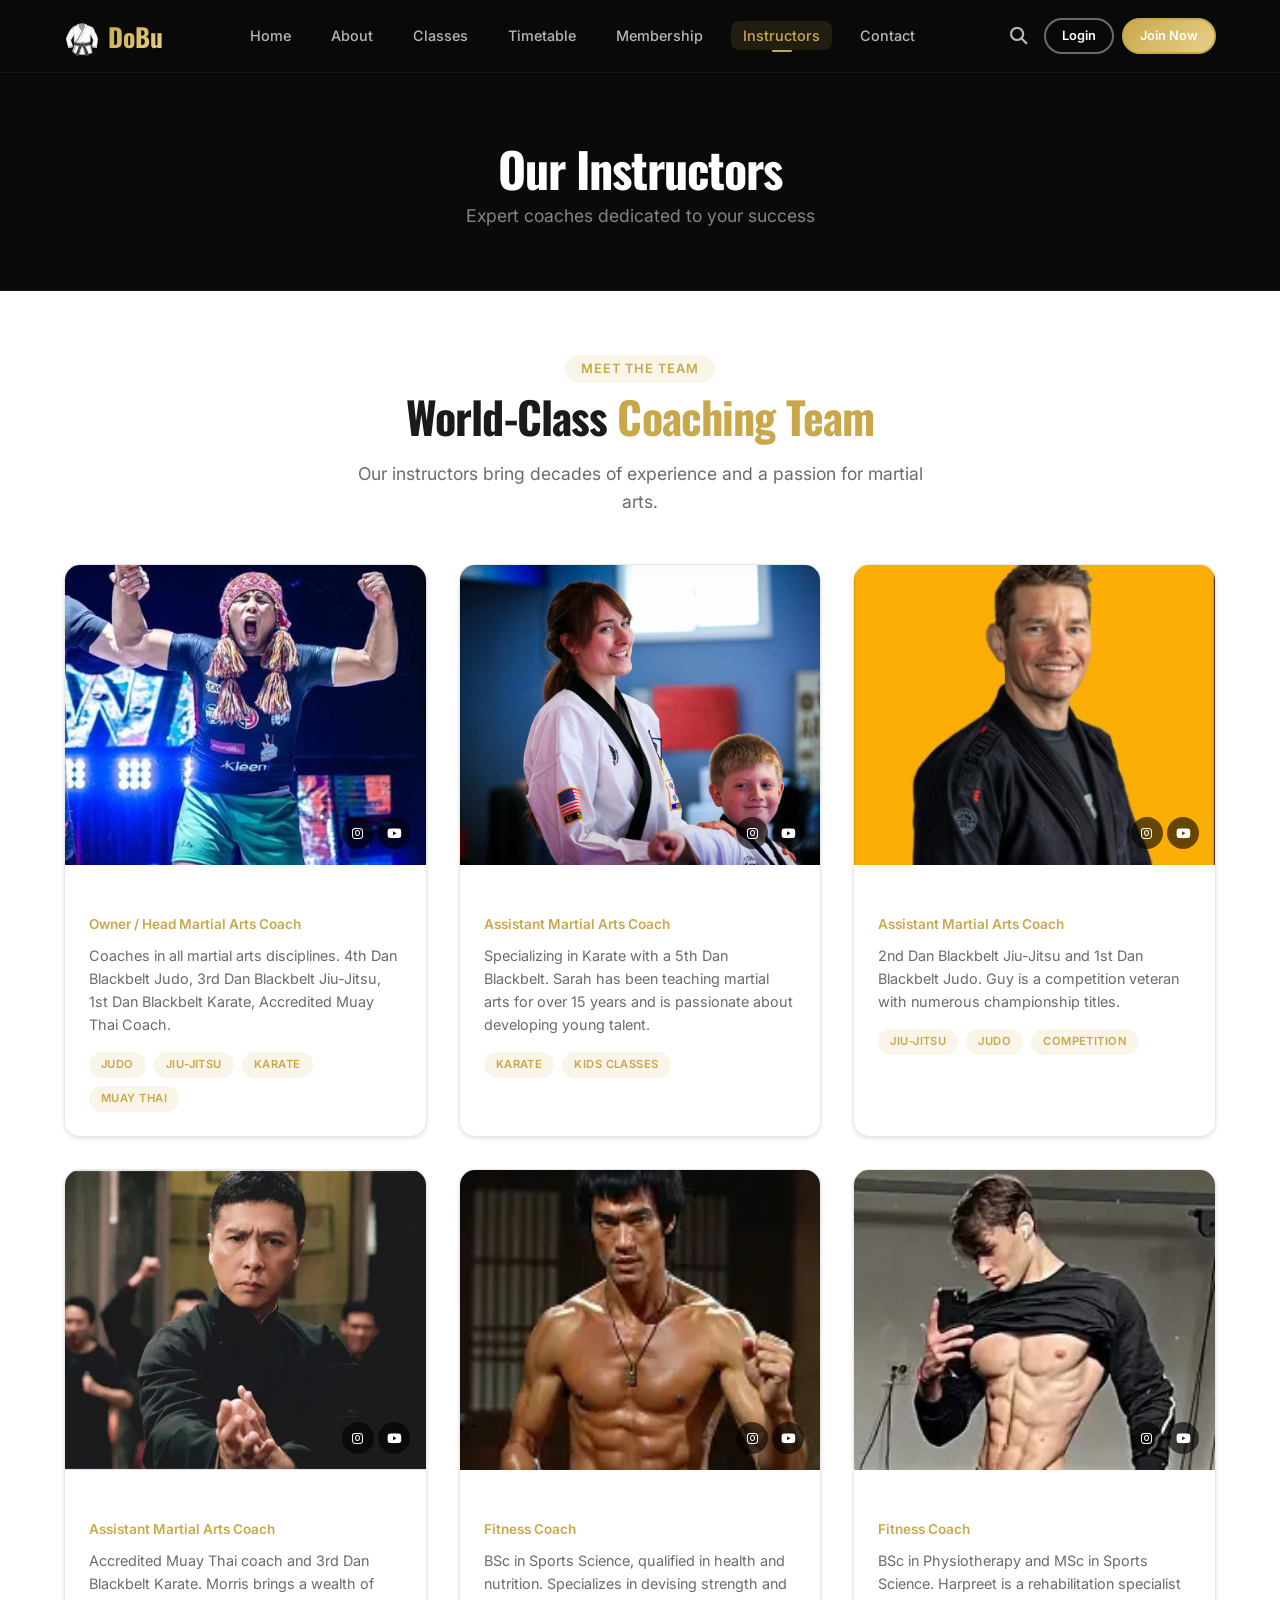
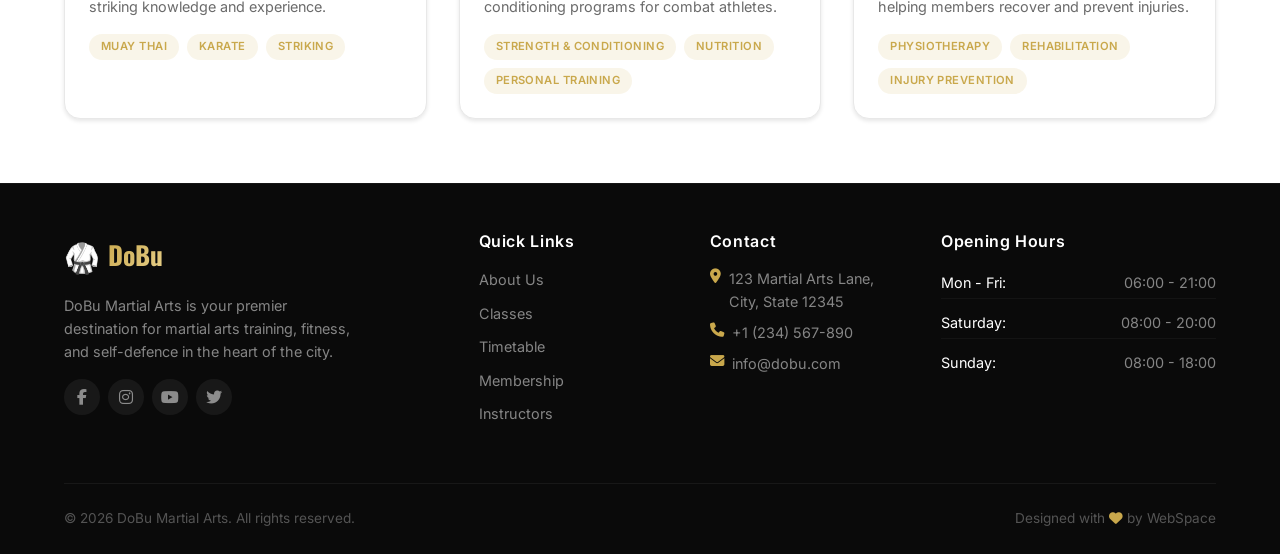
<file: PROGRAM/instructors.html>
<!DOCTYPE html>
<html lang="en">
<head>
    <meta charset="UTF-8" >
    <meta name="viewport" content="width=device-width, initial-scale=1.0" >
    <title>DoBu Instructors - Expert Martial Arts Coaches</title>
    <meta name="description" content="Meet the expert instructors at DoBu Martial Arts including Mauricio Gomez, Sarah Nova, Guy Victory, and more." >
    <link rel="stylesheet" href="css/style.css" >
    <link rel="stylesheet" href="css/responsive.css" >
    <link rel="preconnect" href="https://fonts.googleapis.com" >
    <link rel="preconnect" href="https://fonts.gstatic.com" crossorigin >
    <link href="https://fonts.googleapis.com/css2?family=Inter:wght@400;500;600;700;800;900&family=Oswald:wght@400;500;600;700&display=swap" rel="stylesheet" >
    <link rel="stylesheet" href="https://cdnjs.cloudflare.com/ajax/libs/font-awesome/6.4.0/css/all.min.css" >
</head>
<body>

    <!-- ===== HEADER / NAVIGATION ===== -->
    <header class="header">
        <div class="container">
            <div class="header-inner">
                <a href="index.html" class="logo" aria-label="DoBu Martial Arts Home">
                    <span class="logo-icon">🥋</span>
                    <span class="logo-text">DoBu</span>
                </a>
                <nav class="nav" aria-label="Main Navigation">
                    <ul class="nav-list">
                        <li><a href="index.html">Home</a></li>
                        <li><a href="about.html">About</a></li>
                        <li><a href="classes.html">Classes</a></li>
                        <li><a href="timetable.html">Timetable</a></li>
                        <li><a href="membership.html">Membership</a></li>
                        <li><a href="instructors.html" class="active">Instructors</a></li>
                        <li><a href="contact.html">Contact</a></li>
                    </ul>
                </nav>
                <div class="header-actions">
                    <button class="search-toggle" aria-label="Search" aria-expanded="false">
                        <i class="fas fa-search"></i>
                    </button>
                    <a href="login.html" class="btn btn-outline-light btn-sm">Login</a>
                    <a href="membership.html" class="btn btn-primary btn-sm">Join Now</a>
                    <button class="hamburger" aria-label="Toggle navigation menu" aria-expanded="false">
                        <span class="hamburger-line"></span>
                        <span class="hamburger-line"></span>
                        <span class="hamburger-line"></span>
                    </button>
                </div>
            </div>
        </div>
    </header>

    <!-- ===== PAGE HEADER ===== -->
    <section class="page-header">
        <div class="container">
            <h1>Our Instructors</h1>
            <p>Expert coaches dedicated to your success</p>
        </div>
    </section>

    <!-- ===== INSTRUCTORS GRID ===== -->
    <section class="instructors section" aria-labelledby="instructors-title">
        <div class="container">
            <div class="section-header text-center">
                <span class="section-tag">Meet the Team</span>
                <h2 id="instructors-title">World-Class <span>Coaching Team</span></h2>
                <p class="section-subtitle">Our instructors bring decades of experience and a passion for martial arts.</p>
            </div>

            <div class="instructors-grid">
                <!-- Mauricio Gomez -->
                <div class="instructor-card">
                    <div class="instructor-image">
                        <img src="images/coach1.jpg" alt="Mauricio Gomez - Head Coach" loading="lazy" >
                        <div class="instructor-social">
                            <a href="#" aria-label="Instagram"><i class="fab fa-instagram"></i></a>
                            <a href="#" aria-label="YouTube"><i class="fab fa-youtube"></i></a>
                        </div>
                    </div>
                    <div class="instructor-info">
                        <h3>Mauricio Gomez</h3>
                        <span class="instructor-role">Owner / Head Martial Arts Coach</span>
                        <p>Coaches in all martial arts disciplines. 4th Dan Blackbelt Judo, 3rd Dan Blackbelt Jiu-Jitsu, 1st Dan Blackbelt Karate, Accredited Muay Thai Coach.</p>
                        <div class="instructor-specialties">
                            <span class="specialty">Judo</span>
                            <span class="specialty">Jiu-Jitsu</span>
                            <span class="specialty">Karate</span>
                            <span class="specialty">Muay Thai</span>
                        </div>
                    </div>
                </div>

                <!-- Sarah Nova -->
                <div class="instructor-card">
                    <div class="instructor-image">
                        <img src="images/coach2.jpg" alt="Sarah Nova - Assistant Coach" loading="lazy" >
                        <div class="instructor-social">
                            <a href="#" aria-label="Instagram"><i class="fab fa-instagram"></i></a>
                            <a href="#" aria-label="YouTube"><i class="fab fa-youtube"></i></a>
                        </div>
                    </div>
                    <div class="instructor-info">
                        <h3>Sarah Nova</h3>
                        <span class="instructor-role">Assistant Martial Arts Coach</span>
                        <p>Specializing in Karate with a 5th Dan Blackbelt. Sarah has been teaching martial arts for over 15 years and is passionate about developing young talent.</p>
                        <div class="instructor-specialties">
                            <span class="specialty">Karate</span>
                            <span class="specialty">Kids Classes</span>
                        </div>
                    </div>
                </div>

                <!-- Guy Victory -->
                <div class="instructor-card">
                    <div class="instructor-image">
                        <img src="images/coach3.jpg" alt="Guy Victory - Assistant Coach" loading="lazy" >
                        <div class="instructor-social">
                            <a href="#" aria-label="Instagram"><i class="fab fa-instagram"></i></a>
                            <a href="#" aria-label="YouTube"><i class="fab fa-youtube"></i></a>
                        </div>
                    </div>
                    <div class="instructor-info">
                        <h3>Guy Victory</h3>
                        <span class="instructor-role">Assistant Martial Arts Coach</span>
                        <p>2nd Dan Blackbelt Jiu-Jitsu and 1st Dan Blackbelt Judo. Guy is a competition veteran with numerous championship titles.</p>
                        <div class="instructor-specialties">
                            <span class="specialty">Jiu-Jitsu</span>
                            <span class="specialty">Judo</span>
                            <span class="specialty">Competition</span>
                        </div>
                    </div>
                </div>

                <!-- Morris Davis -->
                <div class="instructor-card">
                    <div class="instructor-image">
                        <img src="images/coach4.jpg" alt="Morris Davis - Assistant Coach" loading="lazy" >
                        <div class="instructor-social">
                            <a href="#" aria-label="Instagram"><i class="fab fa-instagram"></i></a>
                            <a href="#" aria-label="YouTube"><i class="fab fa-youtube"></i></a>
                        </div>
                    </div>
                    <div class="instructor-info">
                        <h3>Morris Davis</h3>
                        <span class="instructor-role">Assistant Martial Arts Coach</span>
                        <p>Accredited Muay Thai coach and 3rd Dan Blackbelt Karate. Morris brings a wealth of striking knowledge and experience.</p>
                        <div class="instructor-specialties">
                            <span class="specialty">Muay Thai</span>
                            <span class="specialty">Karate</span>
                            <span class="specialty">Striking</span>
                        </div>
                    </div>
                </div>

                <!-- Traci Santiago -->
                <div class="instructor-card">
                    <div class="instructor-image">
                        <img src="images/coach5.jpg" alt="Traci Santiago - Fitness Coach" loading="lazy" >
                        <div class="instructor-social">
                            <a href="#" aria-label="Instagram"><i class="fab fa-instagram"></i></a>
                            <a href="#" aria-label="YouTube"><i class="fab fa-youtube"></i></a>
                        </div>
                    </div>
                    <div class="instructor-info">
                        <h3>Traci Santiago</h3>
                        <span class="instructor-role">Fitness Coach</span>
                        <p>BSc in Sports Science, qualified in health and nutrition. Specializes in devising strength and conditioning programs for combat athletes.</p>
                        <div class="instructor-specialties">
                            <span class="specialty">Strength & Conditioning</span>
                            <span class="specialty">Nutrition</span>
                            <span class="specialty">Personal Training</span>
                        </div>
                    </div>
                </div>

                <!-- Harpreet Kaur -->
                <div class="instructor-card">
                    <div class="instructor-image">
                        <img src="images/coach6.jpg" alt="Harpreet Kaur - Fitness Coach" loading="lazy" >
                        <div class="instructor-social">
                            <a href="#" aria-label="Instagram"><i class="fab fa-instagram"></i></a>
                            <a href="#" aria-label="YouTube"><i class="fab fa-youtube"></i></a>
                        </div>
                    </div>
                    <div class="instructor-info">
                        <h3>Harpreet Kaur</h3>
                        <span class="instructor-role">Fitness Coach</span>
                        <p>BSc in Physiotherapy and MSc in Sports Science. Harpreet is a rehabilitation specialist helping members recover and prevent injuries.</p>
                        <div class="instructor-specialties">
                            <span class="specialty">Physiotherapy</span>
                            <span class="specialty">Rehabilitation</span>
                            <span class="specialty">Injury Prevention</span>
                        </div>
                    </div>
                </div>
            </div>
        </div>
    </section>

    <!-- ===== FOOTER ===== -->
    <footer class="footer" >
        <div class="container">
            <div class="footer-grid">
                <div class="footer-col">
                    <a href="index.html" class="logo">
                        <span class="logo-icon">🥋</span>
                        <span class="logo-text">DoBu</span>
                    </a>
                    <p>DoBu Martial Arts is your premier destination for martial arts training, fitness, and self-defence in the heart of the city.</p>
                    <div class="footer-social">
                        <a href="#" aria-label="Facebook"><i class="fab fa-facebook-f"></i></a>
                        <a href="#" aria-label="Instagram"><i class="fab fa-instagram"></i></a>
                        <a href="#" aria-label="YouTube"><i class="fab fa-youtube"></i></a>
                        <a href="#" aria-label="Twitter"><i class="fab fa-twitter"></i></a>
                    </div>
                </div>
                <div class="footer-col">
                    <h4>Quick Links</h4>
                    <ul>
                        <li><a href="about.html">About Us</a></li>
                        <li><a href="classes.html">Classes</a></li>
                        <li><a href="timetable.html">Timetable</a></li>
                        <li><a href="membership.html">Membership</a></li>
                        <li><a href="instructors.html">Instructors</a></li>
                    </ul>
                </div>
                <div class="footer-col">
                    <h4>Contact</h4>
                    <ul class="footer-contact">
                        <li><i class="fas fa-map-marker-alt"></i> 123 Martial Arts Lane, City, State 12345</li>
                        <li><i class="fas fa-phone"></i> <a href="tel:+1234567890">+1 (234) 567-890</a></li>
                        <li><i class="fas fa-envelope"></i> <a href="mailto:info@dobu.com">info@dobu.com</a></li>
                    </ul>
                </div>
                <div class="footer-col">
                    <h4>Opening Hours</h4>
                    <ul class="footer-hours">
                        <li><span>Mon - Fri:</span> 06:00 - 21:00</li>
                        <li><span>Saturday:</span> 08:00 - 20:00</li>
                        <li><span>Sunday:</span> 08:00 - 18:00</li>
                    </ul>
                </div>
            </div>
            <div class="footer-bottom">
                <p>&copy; 2026 DoBu Martial Arts. All rights reserved.</p>
                <p>Designed with <i class="fas fa-heart" style="color: #c9a84c;"></i> by WebSpace</p>
            </div>
        </div>
    </footer>

    <script src="js/main.js"></script>
</body>
</html>
</file>
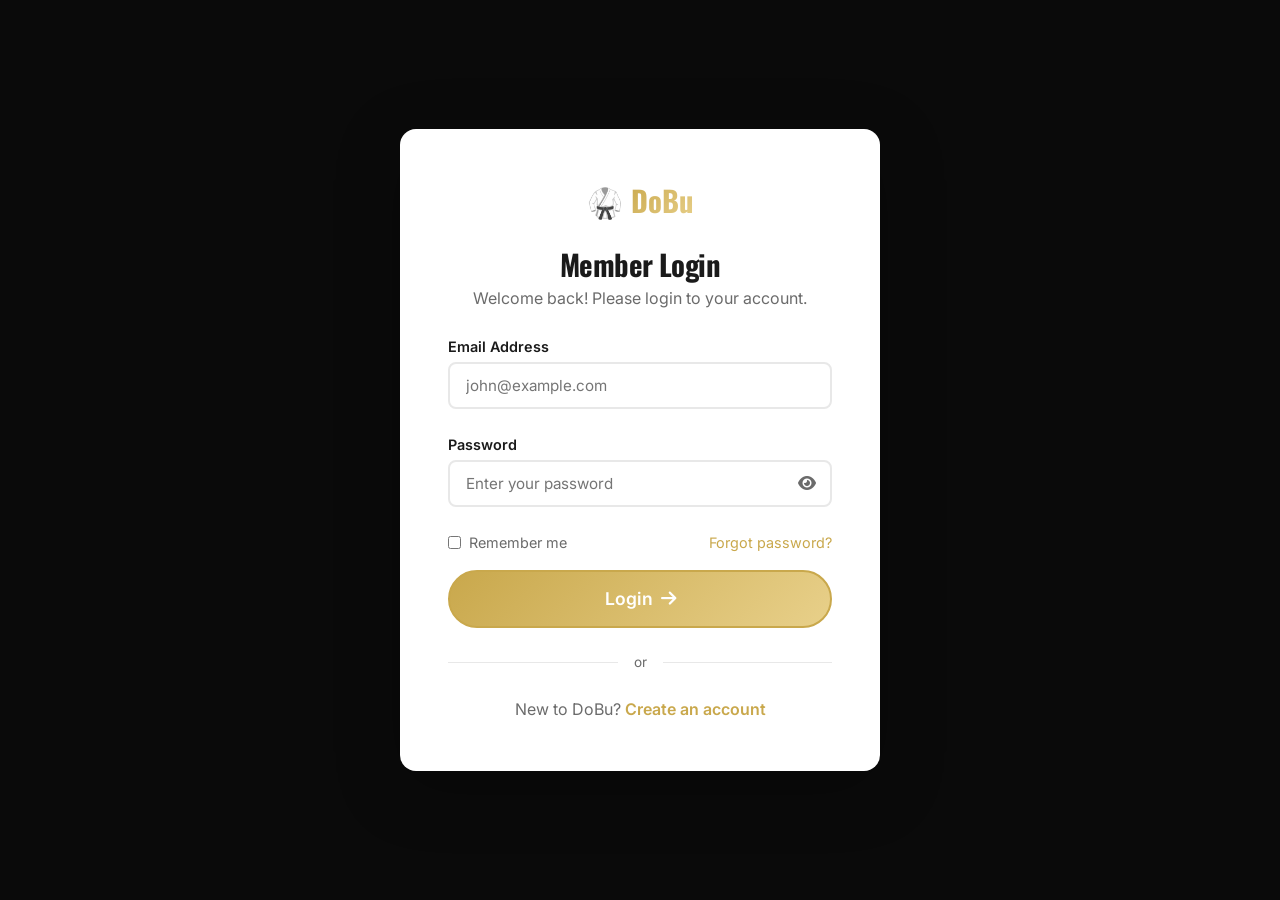
<file: PROGRAM/login.html>
<!DOCTYPE html>
<html lang="en">
<head>
    <meta charset="UTF-8" >
    <meta name="viewport" content="width=device-width, initial-scale=1.0" >
    <title>Login - DoBu Martial Arts Member Portal</title>
    <meta name="description" content="Login to your DoBu Martial Arts member account to manage your membership, book classes, and more." >
    <link rel="stylesheet" href="css/style.css" >
    <link rel="stylesheet" href="css/responsive.css" >
    <link rel="preconnect" href="https://fonts.googleapis.com" >
    <link rel="preconnect" href="https://fonts.gstatic.com" crossorigin >
    <link href="https://fonts.googleapis.com/css2?family=Inter:wght@400;500;600;700;800;900&family=Oswald:wght@400;500;600;700&display=swap" rel="stylesheet" >
    <link rel="stylesheet" href="https://cdnjs.cloudflare.com/ajax/libs/font-awesome/6.4.0/css/all.min.css" >
</head>
<body class="auth-page">

    <!-- ===== AUTH CONTAINER ===== -->
    <div class="auth-container">
        <div class="auth-card">
            <a href="index.html" class="auth-logo" aria-label="DoBu Home">
                <span class="logo-icon">🥋</span>
                <span class="logo-text">DoBu</span>
            </a>

            <h1>Member Login</h1>
            <p class="auth-subtitle">Welcome back! Please login to your account.</p>

            <form id="loginForm" novalidate>
                <div class="form-group">
                    <label for="loginEmail">Email Address</label>
                    <input type="email" id="loginEmail" placeholder="john@example.com" required >
                    <span class="form-error" data-error="email">Please enter your email address</span>
                </div>

                <div class="form-group">
                    <label for="loginPassword">Password</label>
                    <div class="password-wrapper">
                        <input type="password" id="loginPassword" placeholder="Enter your password" required >
                        <button type="button" class="password-toggle" aria-label="Toggle password visibility">
                            <i class="fas fa-eye"></i>
                        </button>
                    </div>
                    <span class="form-error" data-error="password">Please enter your password</span>
                </div>

                <div class="form-options">
                    <label class="checkbox">
                        <input type="checkbox" > Remember me
                    </label>
                    <a href="#" class="forgot-link">Forgot password?</a>
                </div>

                <div class="form-error-global" style="display:none;">
                    <i class="fas fa-exclamation-circle"></i>
                    <span>Invalid email or password. Please try again.</span>
                </div>

                <button type="submit" class="btn btn-primary btn-lg btn-block">Login <i class="fas fa-arrow-right"></i></button>

                <div class="auth-divider">
                    <span>or</span>
                </div>

                <p class="auth-footer">New to DoBu? <a href="register.html">Create an account</a></p>
            </form>
        </div>
    </div>

    <script src="js/main.js"></script>
</body>
</html>
</file>
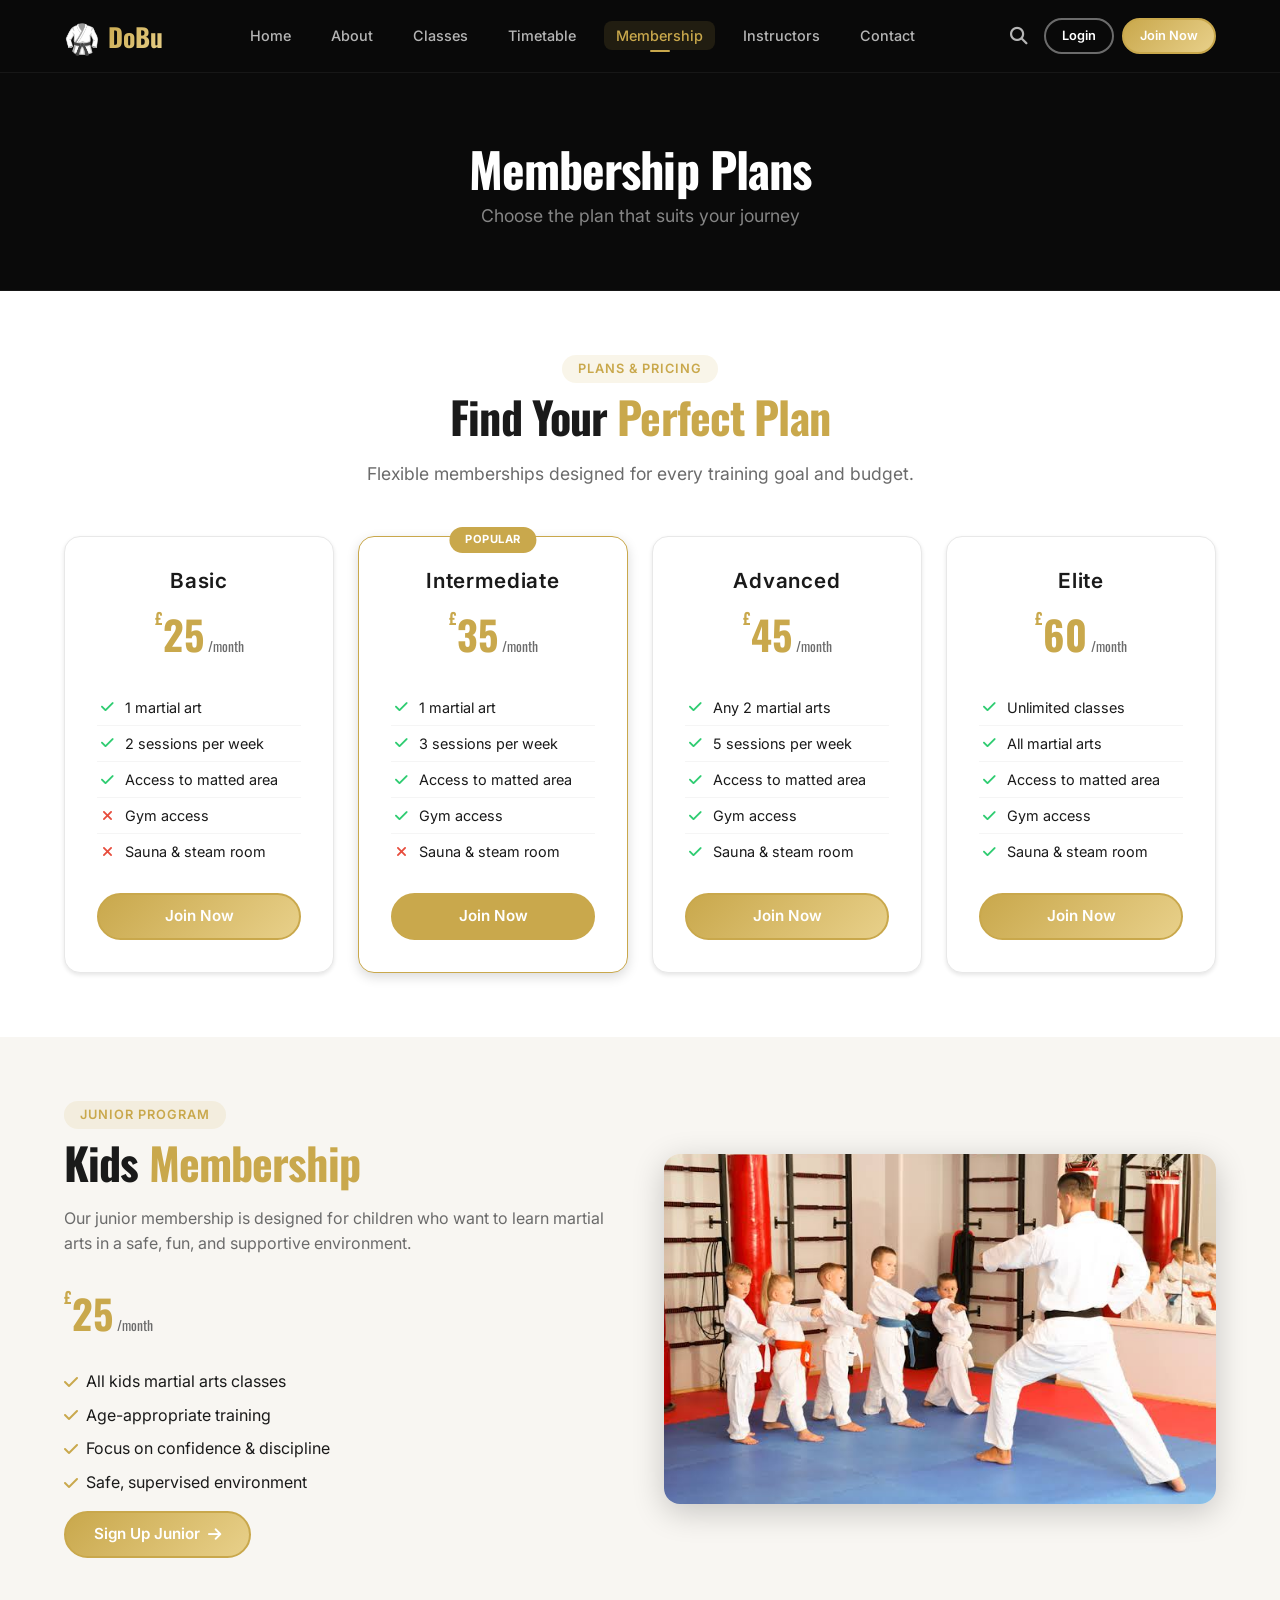
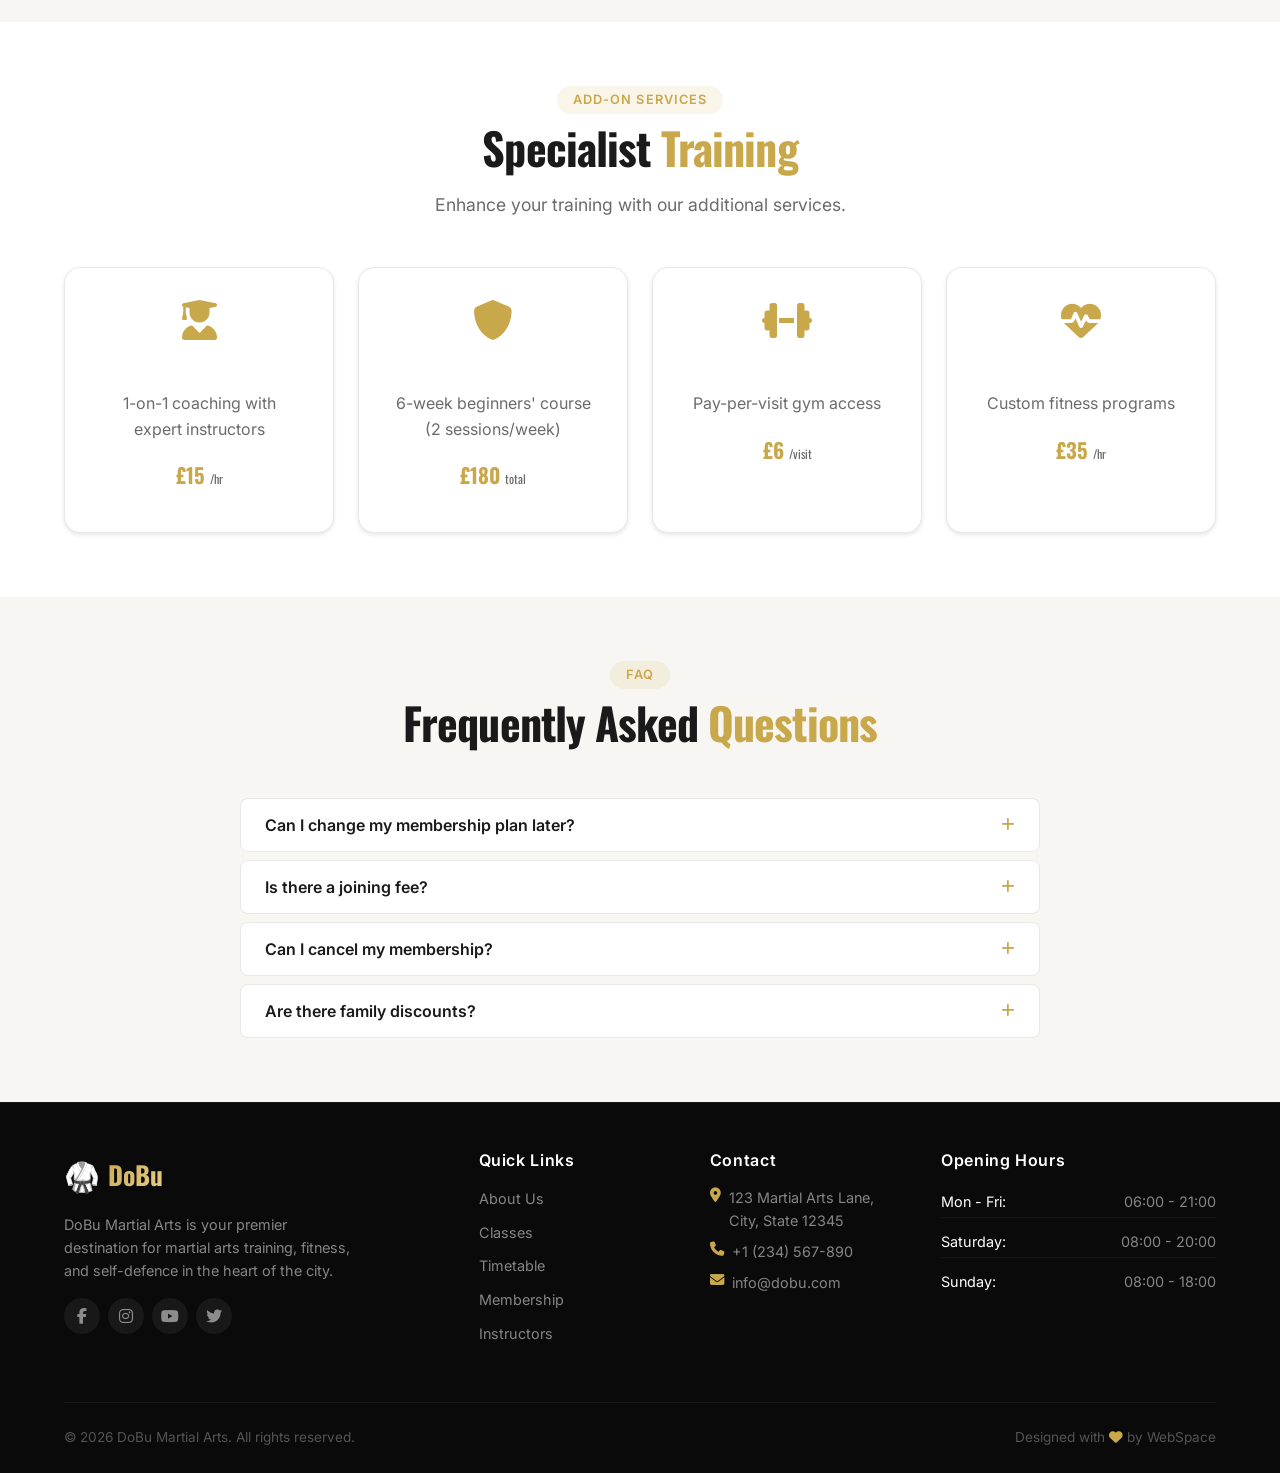
<file: PROGRAM/membership.html>
<!DOCTYPE html>
<html lang="en">
<head>
    <meta charset="UTF-8" >
    <meta name="viewport" content="width=device-width, initial-scale=1.0" >
    <title>DoBu Membership - Plans & Pricing</title>
    <meta name="description" content="Choose from DoBu's flexible membership plans including Basic, Intermediate, Advanced, Elite, Junior, and specialist services." >
    <link rel="stylesheet" href="css/style.css" >
    <link rel="stylesheet" href="css/responsive.css" >
    <link rel="preconnect" href="https://fonts.googleapis.com" >
    <link rel="preconnect" href="https://fonts.gstatic.com" crossorigin >
    <link href="https://fonts.googleapis.com/css2?family=Inter:wght@400;500;600;700;800;900&family=Oswald:wght@400;500;600;700&display=swap" rel="stylesheet" >
    <link rel="stylesheet" href="https://cdnjs.cloudflare.com/ajax/libs/font-awesome/6.4.0/css/all.min.css" >
</head>
<body>

    <!-- ===== HEADER / NAVIGATION ===== -->
    <header class="header" >
        <div class="container">
            <div class="header-inner">
                <a href="index.html" class="logo" aria-label="DoBu Martial Arts Home">
                    <span class="logo-icon">🥋</span>
                    <span class="logo-text">DoBu</span>
                </a>
                <nav class="nav" aria-label="Main Navigation">
                    <ul class="nav-list">
                        <li><a href="index.html">Home</a></li>
                        <li><a href="about.html">About</a></li>
                        <li><a href="classes.html">Classes</a></li>
                        <li><a href="timetable.html">Timetable</a></li>
                        <li><a href="membership.html" class="active">Membership</a></li>
                        <li><a href="instructors.html">Instructors</a></li>
                        <li><a href="contact.html">Contact</a></li>
                    </ul>
                </nav>
                <div class="header-actions">
                    <button class="search-toggle" aria-label="Search" aria-expanded="false">
                        <i class="fas fa-search"></i>
                    </button>
                    <a href="login.html" class="btn btn-outline-light btn-sm">Login</a>
                    <a href="membership.html" class="btn btn-primary btn-sm">Join Now</a>
                    <button class="hamburger" aria-label="Toggle navigation menu" aria-expanded="false">
                        <span class="hamburger-line"></span>
                        <span class="hamburger-line"></span>
                        <span class="hamburger-line"></span>
                    </button>
                </div>
            </div>
        </div>
    </header>

    <!-- ===== PAGE HEADER ===== -->
    <section class="page-header">
        <div class="container">
            <h1>Membership Plans</h1>
            <p>Choose the plan that suits your journey</p>
        </div>
    </section>

    <!-- ===== MEMBERSHIP PLANS ===== -->
    <section class="membership-plans section" aria-labelledby="plans-title">
        <div class="container">
            <div class="section-header text-center">
                <span class="section-tag">Plans & Pricing</span>
                <h2 id="plans-title">Find Your <span>Perfect Plan</span></h2>
                <p class="section-subtitle">Flexible memberships designed for every training goal and budget.</p>
            </div>

            <div class="plans-grid">
                <!-- Basic -->
                <div class="plan-card">
                    <div class="plan-header">
                        <h3>Basic</h3>
                        <div class="plan-price">
                            <span class="currency">£</span><span class="amount">25</span>
                            <span class="period">/month</span>
                        </div>
                    </div>
                    <ul class="plan-features">
                        <li><i class="fas fa-check"></i> 1 martial art</li>
                        <li><i class="fas fa-check"></i> 2 sessions per week</li>
                        <li><i class="fas fa-check"></i> Access to matted area</li>
                        <li><i class="fas fa-times"></i> Gym access</li>
                        <li><i class="fas fa-times"></i> Sauna & steam room</li>
                    </ul>
                    <a href="register.html?plan=basic" class="btn btn-primary plan-cta">Join Now</a>
                </div>

                <!-- Intermediate -->
                <div class="plan-card featured">
                    <div class="plan-badge">Popular</div>
                    <div class="plan-header">
                        <h3>Intermediate</h3>
                        <div class="plan-price">
                            <span class="currency">£</span><span class="amount">35</span>
                            <span class="period">/month</span>
                        </div>
                    </div>
                    <ul class="plan-features">
                        <li><i class="fas fa-check"></i> 1 martial art</li>
                        <li><i class="fas fa-check"></i> 3 sessions per week</li>
                        <li><i class="fas fa-check"></i> Access to matted area</li>
                        <li><i class="fas fa-check"></i> Gym access</li>
                        <li><i class="fas fa-times"></i> Sauna & steam room</li>
                    </ul>
                    <a href="register.html?plan=intermediate" class="btn btn-gold plan-cta">Join Now</a>
                </div>

                <!-- Advanced -->
                <div class="plan-card">
                    <div class="plan-header">
                        <h3>Advanced</h3>
                        <div class="plan-price">
                            <span class="currency">£</span><span class="amount">45</span>
                            <span class="period">/month</span>
                        </div>
                    </div>
                    <ul class="plan-features">
                        <li><i class="fas fa-check"></i> Any 2 martial arts</li>
                        <li><i class="fas fa-check"></i> 5 sessions per week</li>
                        <li><i class="fas fa-check"></i> Access to matted area</li>
                        <li><i class="fas fa-check"></i> Gym access</li>
                        <li><i class="fas fa-check"></i> Sauna & steam room</li>
                    </ul>
                    <a href="register.html?plan=advanced" class="btn btn-primary plan-cta">Join Now</a>
                </div>

                <!-- Elite -->
                <div class="plan-card">
                    <div class="plan-header">
                        <h3>Elite</h3>
                        <div class="plan-price">
                            <span class="currency">£</span><span class="amount">60</span>
                            <span class="period">/month</span>
                        </div>
                    </div>
                    <ul class="plan-features">
                        <li><i class="fas fa-check"></i> Unlimited classes</li>
                        <li><i class="fas fa-check"></i> All martial arts</li>
                        <li><i class="fas fa-check"></i> Access to matted area</li>
                        <li><i class="fas fa-check"></i> Gym access</li>
                        <li><i class="fas fa-check"></i> Sauna & steam room</li>
                    </ul>
                    <a href="register.html?plan=elite" class="btn btn-primary plan-cta">Join Now</a>
                </div>
            </div>
        </div>
    </section>

    <!-- ===== JUNIOR MEMBERSHIP ===== -->
    <section class="junior-membership section bg-light" id="junior" aria-labelledby="junior-title">
        <div class="container">
            <div class="junior-content">
                <div class="junior-text">
                    <span class="section-tag">Junior Program</span>
                    <h2 id="junior-title">Kids <span>Membership</span></h2>
                    <p>Our junior membership is designed for children who want to learn martial arts in a safe, fun, and supportive environment.</p>
                    <div class="plan-price junior-price">
                        <span class="currency">£</span><span class="amount">25</span>
                        <span class="period">/month</span>
                    </div>
                    <ul class="junior-features">
                        <li><i class="fas fa-check"></i> All kids martial arts classes</li>
                        <li><i class="fas fa-check"></i> Age-appropriate training</li>
                        <li><i class="fas fa-check"></i> Focus on confidence & discipline</li>
                        <li><i class="fas fa-check"></i> Safe, supervised environment</li>
                    </ul>
                    <a href="register.html?plan=junior" class="btn btn-primary">Sign Up Junior <i class="fas fa-arrow-right"></i></a>
                </div>
                <div class="junior-image">
                    <img src="images/kids-class.jpg" alt="Kids martial arts class" loading="lazy" >
                </div>
            </div>
        </div>
    </section>

    <!-- ===== SPECIALIST SERVICES ===== -->
    <section class="specialist-membership section" aria-labelledby="specialist-title">
        <div class="container">
            <div class="section-header text-center">
                <span class="section-tag">Add-On Services</span>
                <h2 id="specialist-title">Specialist <span>Training</span></h2>
                <p class="section-subtitle">Enhance your training with our additional services.</p>
            </div>
            <div class="specialist-grid">
                <div class="specialist-card">
                    <i class="fas fa-user-graduate"></i>
                    <h3>Private Tuition</h3>
                    <p>1-on-1 coaching with expert instructors</p>
                    <span class="price">£15 <span class="price-period">/hr</span></span>
                </div>
                <div class="specialist-card">
                    <i class="fas fa-shield"></i>
                    <h3>Self-Defence Course</h3>
                    <p>6-week beginners' course (2 sessions/week)</p>
                    <span class="price">£180 <span class="price-period">total</span></span>
                </div>
                <div class="specialist-card">
                    <i class="fas fa-dumbbell"></i>
                    <h3>Fitness Room</h3>
                    <p>Pay-per-visit gym access</p>
                    <span class="price">£6 <span class="price-period">/visit</span></span>
                </div>
                <div class="specialist-card">
                    <i class="fas fa-heartbeat"></i>
                    <h3>Personal Training</h3>
                    <p>Custom fitness programs</p>
                    <span class="price">£35 <span class="price-period">/hr</span></span>
                </div>
            </div>
        </div>
    </section>

    <!-- ===== FAQ ===== -->
    <section class="faq section bg-light" aria-labelledby="faq-title">
        <div class="container">
            <div class="section-header text-center">
                <span class="section-tag">FAQ</span>
                <h2 id="faq-title">Frequently Asked <span>Questions</span></h2>
            </div>
            <div class="faq-grid">
                <div class="faq-item">
                    <button class="faq-question" aria-expanded="false">
                        Can I change my membership plan later?
                        <span class="faq-icon"><i class="fas fa-plus"></i></span>
                    </button>
                    <div class="faq-answer">
                        <p>Yes, you can upgrade or downgrade your membership at any time. Changes will take effect from your next billing cycle.</p>
                    </div>
                </div>
                <div class="faq-item">
                    <button class="faq-question" aria-expanded="false">
                        Is there a joining fee?
                        <span class="faq-icon"><i class="fas fa-plus"></i></span>
                    </button>
                    <div class="faq-answer">
                        <p>There is a one-time joining fee of £10 for all new members. This covers your membership card and welcome pack.</p>
                    </div>
                </div>
                <div class="faq-item">
                    <button class="faq-question" aria-expanded="false">
                        Can I cancel my membership?
                        <span class="faq-icon"><i class="fas fa-plus"></i></span>
                    </button>
                    <div class="faq-answer">
                        <p>Yes, you can cancel with 30 days' notice. Simply contact our reception team or cancel through your online account.</p>
                    </div>
                </div>
                <div class="faq-item">
                    <button class="faq-question" aria-expanded="false">
                        Are there family discounts?
                        <span class="faq-icon"><i class="fas fa-plus"></i></span>
                    </button>
                    <div class="faq-answer">
                        <p>Yes, we offer a 10% discount for the second family member and 15% for the third and subsequent family members.</p>
                    </div>
                </div>
            </div>
        </div>
    </section>

    <!-- ===== FOOTER ===== -->
    <footer class="footer" >
        <div class="container">
            <div class="footer-grid">
                <div class="footer-col">
                    <a href="index.html" class="logo">
                        <span class="logo-icon">🥋</span>
                        <span class="logo-text">DoBu</span>
                    </a>
                    <p>DoBu Martial Arts is your premier destination for martial arts training, fitness, and self-defence in the heart of the city.</p>
                    <div class="footer-social">
                        <a href="#" aria-label="Facebook"><i class="fab fa-facebook-f"></i></a>
                        <a href="#" aria-label="Instagram"><i class="fab fa-instagram"></i></a>
                        <a href="#" aria-label="YouTube"><i class="fab fa-youtube"></i></a>
                        <a href="#" aria-label="Twitter"><i class="fab fa-twitter"></i></a>
                    </div>
                </div>
                <div class="footer-col">
                    <h3>Quick Links</h3>
                    <ul>
                        <li><a href="about.html">About Us</a></li>
                        <li><a href="classes.html">Classes</a></li>
                        <li><a href="timetable.html">Timetable</a></li>
                        <li><a href="membership.html">Membership</a></li>
                        <li><a href="instructors.html">Instructors</a></li>
                    </ul>
                </div>
                <div class="footer-col">
                    <h4>Contact</h4>
                    <ul class="footer-contact">
                        <li><i class="fas fa-map-marker-alt"></i> 123 Martial Arts Lane, City, State 12345</li>
                        <li><i class="fas fa-phone"></i> <a href="tel:+1234567890">+1 (234) 567-890</a></li>
                        <li><i class="fas fa-envelope"></i> <a href="mailto:info@dobu.com">info@dobu.com</a></li>
                    </ul>
                </div>
                <div class="footer-col">
                    <h4>Opening Hours</h4>
                    <ul class="footer-hours">
                        <li><span>Mon - Fri:</span> 06:00 - 21:00</li>
                        <li><span>Saturday:</span> 08:00 - 20:00</li>
                        <li><span>Sunday:</span> 08:00 - 18:00</li>
                    </ul>
                </div>
            </div>
            <div class="footer-bottom">
                <p>&copy; 2026 DoBu Martial Arts. All rights reserved.</p>
                <p>Designed with <i class="fas fa-heart" style="color: #c9a84c;"></i> by WebSpace</p>
            </div>
        </div>
    </footer>

    <script src="js/main.js"></script>
    <script src="js/membership.js"></script>
</body>
</html>
</file>
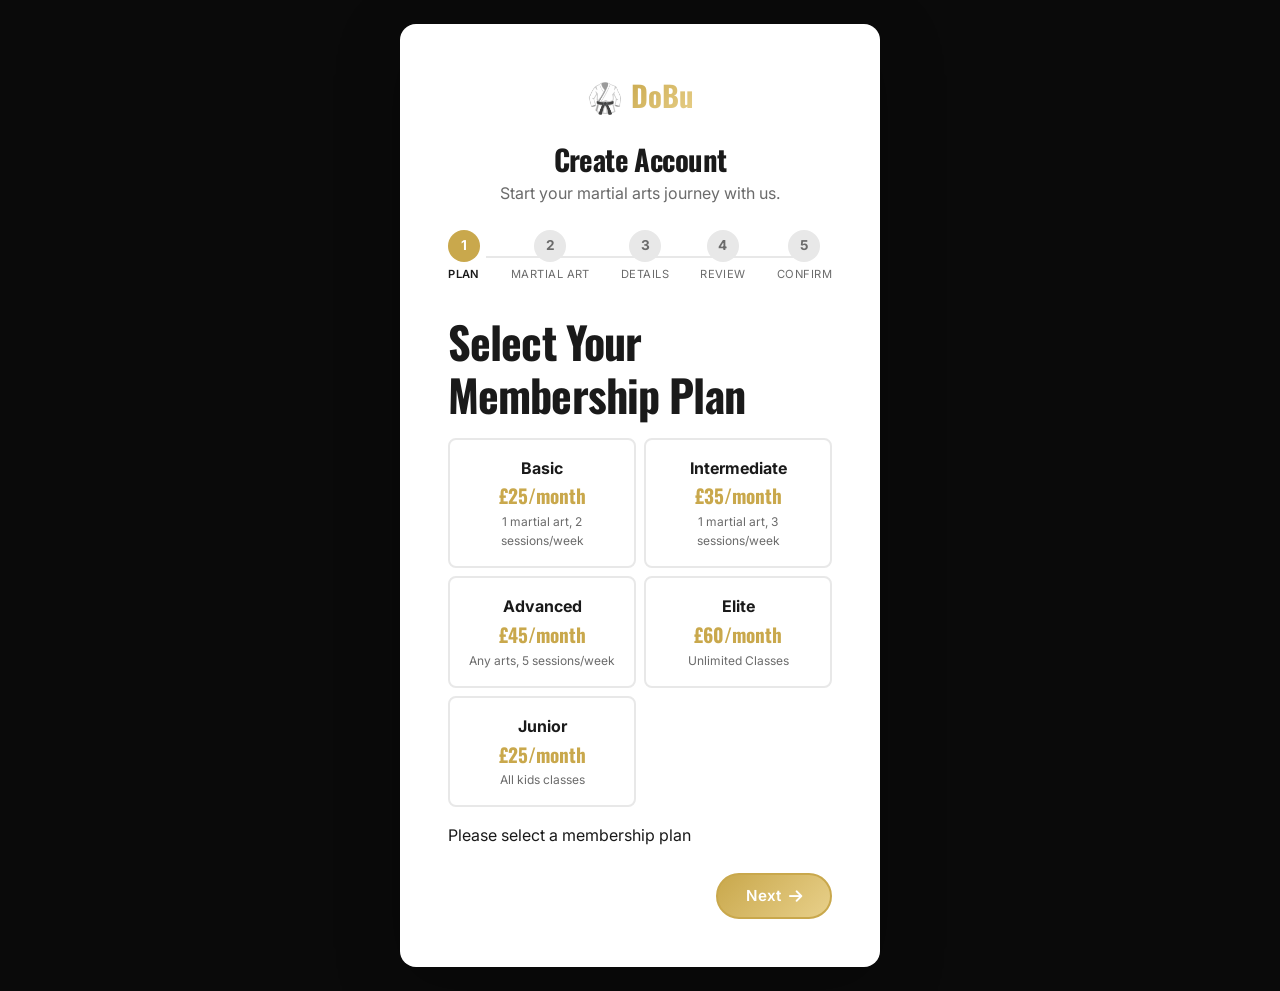
<file: PROGRAM/register.html>
<!DOCTYPE html>
<html lang="en">
<head>
    <meta charset="UTF-8" >
    <meta name="viewport" content="width=device-width, initial-scale=1.0" >
    <title>Register - Join DoBu Martial Arts</title>
    <meta name="description" content="Create your DoBu Martial Arts member account and start your martial arts journey today." >
    <link rel="stylesheet" href="css/style.css" >
    <link rel="stylesheet" href="css/responsive.css" >
    <link rel="preconnect" href="https://fonts.googleapis.com" >
    <link rel="preconnect" href="https://fonts.gstatic.com" crossorigin >
    <link href="https://fonts.googleapis.com/css2?family=Inter:wght@400;500;600;700;800;900&family=Oswald:wght@400;500;600;700&display=swap" rel="stylesheet" >
    <link rel="stylesheet" href="https://cdnjs.cloudflare.com/ajax/libs/font-awesome/6.4.0/css/all.min.css" >
</head>
<body class="auth-page">

    <!-- ===== AUTH CONTAINER ===== -->
    <div class="auth-container">
        <div class="auth-card">
            <a href="index.html" class="auth-logo">
                <span class="logo-icon">🥋</span>
                <span class="logo-text">DoBu</span>
            </a>

            <h1>Create Account</h1>
            <p class="auth-subtitle">Start your martial arts journey with us.</p>

            <!-- Step Indicator -->
            <div class="registration-steps">
                <div class="step active" data-step="1">
                    <span class="step-number">1</span>
                    <span class="step-label">Plan</span>
                </div>
                <div class="step" data-step="2">
                    <span class="step-number">2</span>
                    <span class="step-label">Martial Art</span>
                </div>
                <div class="step" data-step="3">
                    <span class="step-number">3</span>
                    <span class="step-label">Details</span>
                </div>
                <div class="step" data-step="4">
                    <span class="step-number">4</span>
                    <span class="step-label">Review</span>
                </div>
                <div class="step" data-step="5">
                    <span class="step-number">5</span>
                    <span class="step-label">Confirm</span>
                </div>
            </div>

            <!-- Step 1: Select Plan -->
            <form id="registerForm" novalidate>
                <div class="register-step" data-step="1">
                    <h2>Select Your Membership Plan</h2>
                    <div class="plan-select-grid">

                        <label class="plan-select">
                            <input type="radio" name="plan" value="basic">

                            <span class="plan-select-card">
                                <strong>Basic</strong>
                                <span>£25/month</span>
                                <small>1 martial art, 2 sessions/week</small>
                            </span>
                        </label>

                         <label class="plan-select">
                            <input type="radio" name="plan" value="intermediate">

                            <span class="plan-select-card">
                                <strong>Intermediate</strong>
                                <span>£35/month</span>
                                <small>1 martial art, 3 sessions/week</small>
                            </span>
                        </label>

                        <label class="plan-select">
                            <input type="radio" name="plan" value="advanced">
                            <span class="plan-select-card">
                                <strong>Advanced</strong>
                                <span>£45/month</span>
                                <small>Any arts, 5 sessions/week</small>
                            </span>
                        </label>

                         <label class="plan-select">
                            <input type="radio" name="plan" value="elite">
                            <span class="plan-select-card">
                                <strong>Elite</strong>
                                <span>£60/month</span>
                                <small>Unlimited Classes</small>
                            </span>
                        </label>

                         <label class="plan-select">
                            <input type="radio" name="plan" value="junior">
                            <span class="plan-select-card">
                                <strong>Junior</strong>
                                <span>£25/month</span>
                                <small>All kids classes</small>
                            </span>
                        </label>
                    </div>
                    <span class="form-error" data-error="plan">Please select a membership plan</span>
                    <div class="step-actions">
                        <button type="button" class="btn btn-primary btn-next">Next <i class="fas fa-arrow-right"></i></button>
                    </div>
                </div>

                <!-- Step 2: Select Martial Art -->
                <div class="register-step" data-step="2" style="display:none;">
                    <h3>Choose Your Martial Art</h3>
                    <div class="martial-select-grid">
                        <label class="martial-select">
                            <input type="checkbox" name="arts" value="karate" >
                            <span>Karate</span>
                        </label>
                        <label class="martial-select">
                            <input type="checkbox" name="arts" value="judo" >
                            <span>Judo</span>
                        </label>
                        <label class="martial-select">
                            <input type="checkbox" name="arts" value="jiujitsu" >
                            <span>Jiu-Jitsu</span>
                        </label>
                        <label class="martial-select">
                            <input type="checkbox" name="arts" value="muaythai" >
                            <span>Muay Thai</span>
                        </label>
                    </div>
                    <span class="form-error" data-error="arts">Please select at least one martial art</span>
                    <div class="step-actions">
                        <button type="button" class="btn btn-outline btn-prev">Back</button>
                        <button type="button" class="btn btn-primary btn-next">Next <i class="fas fa-arrow-right"></i></button>
                    </div>
                </div>

                <!-- Step 3: Personal Details -->
                <div class="register-step" data-step="3" style="display:none;">
                    <h3>Personal Details</h3>
                    <div class="form-group">
                        <label for="regFirstName">First Name</label>
                        <input type="text" id="regFirstName" required >
                        <span class="form-error" data-error="firstName">Please enter your first name</span>
                    </div>
                    <div class="form-group">
                        <label for="regLastName">Last Name</label>
                        <input type="text" id="regLastName" required >
                        <span class="form-error" data-error="lastName">Please enter your last name</span>
                    </div>
                    <div class="form-group">
                        <label for="regEmail">Email Address</label>
                        <input type="email" id="regEmail" required >
                        <span class="form-error" data-error="email">Please enter a valid email address</span>
                    </div>
                    <div class="form-group">
                        <label for="regPhone">Phone Number</label>
                        <input type="tel" id="regPhone" >
                    </div>
                    <div class="form-group">
                        <label for="regDob">Date of Birth</label>
                        <input type="date" id="regDob" required >
                        <span class="form-error" data-error="dob">Please enter your date of birth</span>
                    </div>
                    <div class="form-group">
                        <label for="regPassword">Password</label>
                        <input type="password" id="regPassword" required minlength="8" >
                        <span class="form-error" data-error="password">Password must be at least 8 characters</span>
                    </div>
                    <div class="step-actions">
                        <button type="button" class="btn btn-outline btn-prev">Back</button>
                        <button type="button" class="btn btn-primary btn-next">Next <i class="fas fa-arrow-right"></i></button>
                    </div>
                </div>

                <!-- Step 4: Review -->
                <div class="register-step" data-step="4" style="display:none;">
                    <h3>Review Your Application</h3>
                    <div class="review-summary">
                        <p><strong>Plan:</strong> <span id="reviewPlan">-</span></p>
                        <p><strong>Martial Arts:</strong> <span id="reviewArts">-</span></p>
                        <p><strong>Name:</strong> <span id="reviewName">-</span></p>
                        <p><strong>Email:</strong> <span id="reviewEmail">-</span></p>
                        <p><strong>Date of Birth:</strong> <span id="reviewDob">-</span></p>
                    </div>
                    <div class="step-actions">
                        <button type="button" class="btn btn-outline btn-prev">Back</button>
                        <button type="submit" class="btn btn-gold btn-next">Confirm & Register <i class="fas fa-check"></i></button>
                    </div>
                </div>

                <!-- Step 5: Success -->
                <div class="register-step" data-step="5" style="display:none;">
                    <div class="success-content">
                        <i class="fas fa-check-circle" style="font-size: 64px; color: #2ecc71;"></i>
                        <h3>Registration Complete!</h3>
                        <p>Welcome to DoBu Martial Arts! We've sent a confirmation email to your inbox.</p>
                        <p>You can now <a href="login.html">login</a> to your account and start booking classes.</p>
                        <a href="index.html" class="btn btn-primary">Go to Homepage</a>
                    </div>
                </div>
            </form>
        </div>
    </div>

    <script src="js/main.js"></script>
</body>
</html>
</file>
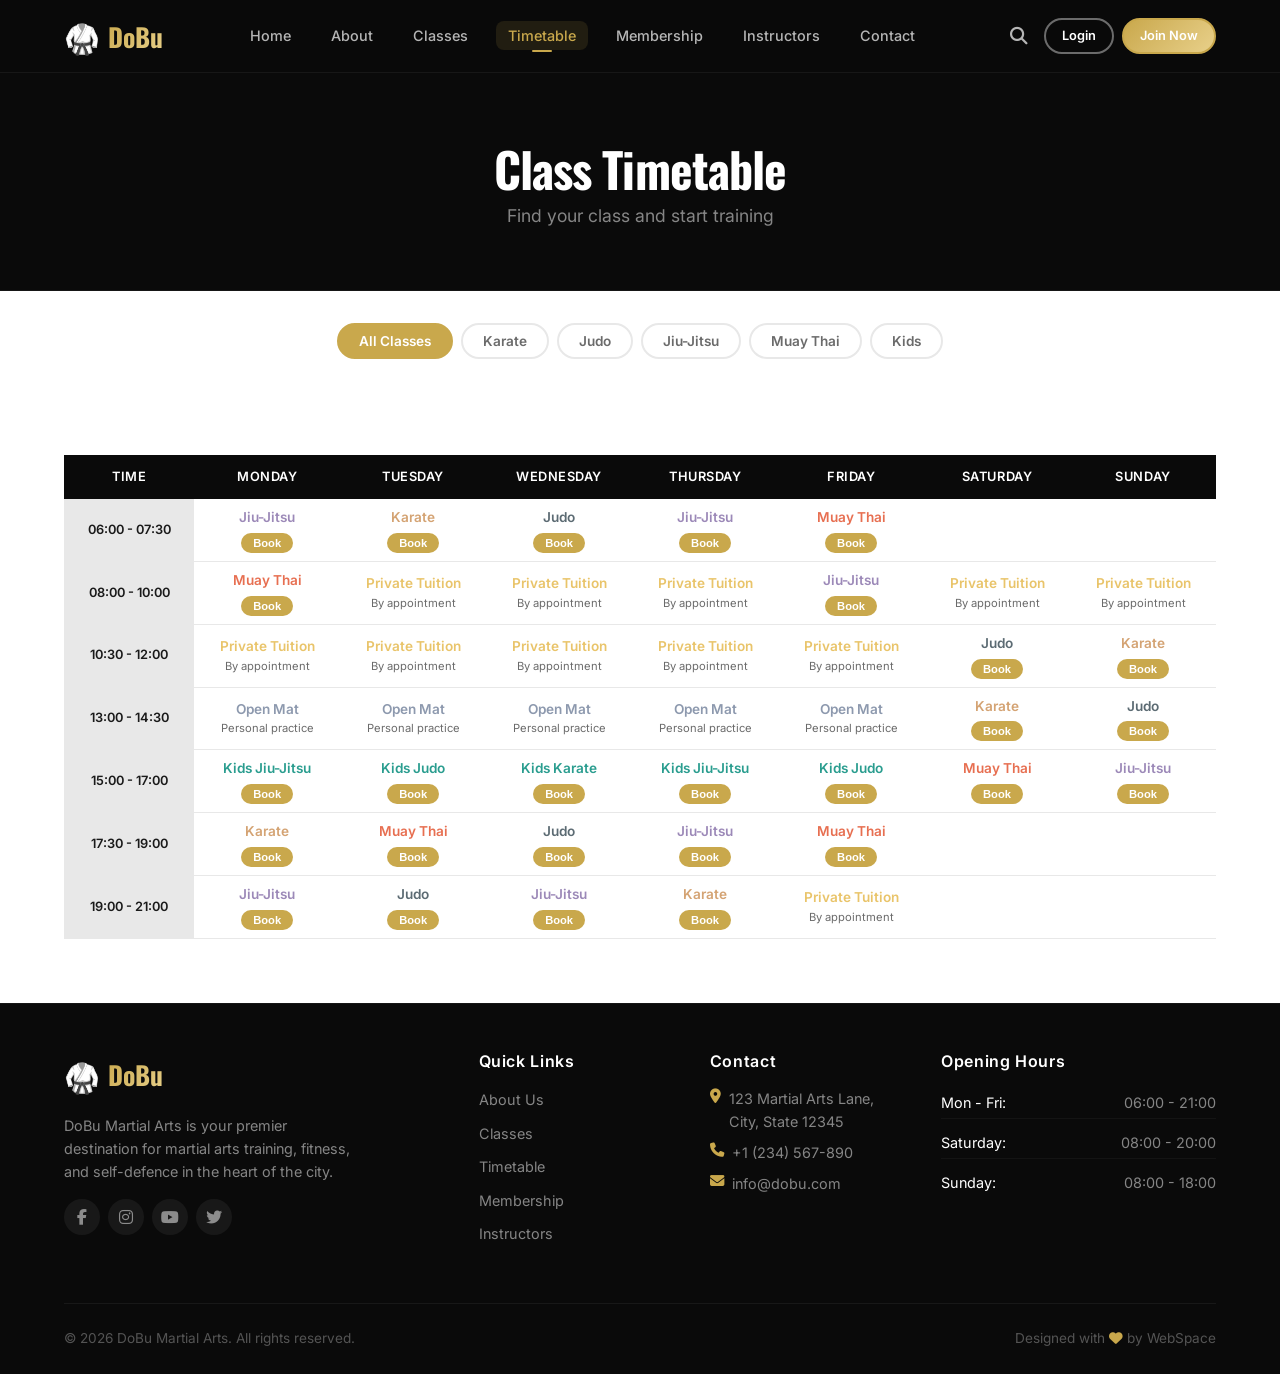
<file: PROGRAM/timetable.html>
<!DOCTYPE html>
<html lang="en">
<head>
    <meta charset="UTF-8" >
    <meta name="viewport" content="width=device-width, initial-scale=1.0" >
    <title>DoBu Timetable - Class Schedule</title>
    <meta name="description" content="View the weekly class timetable for DoBu Martial Arts including Karate, Judo, Jiu-Jitsu, Muay Thai, and kids classes." >
    <link rel="stylesheet" href="css/style.css" >
    <link rel="stylesheet" href="css/responsive.css" >
    <link rel="preconnect" href="https://fonts.googleapis.com" >
    <link rel="preconnect" href="https://fonts.gstatic.com" crossorigin >
    <link href="https://fonts.googleapis.com/css2?family=Inter:wght@400;500;600;700;800;900&family=Oswald:wght@400;500;600;700&display=swap" rel="stylesheet" >
    <link rel="stylesheet" href="https://cdnjs.cloudflare.com/ajax/libs/font-awesome/6.4.0/css/all.min.css" >
</head>
<body>

    <!-- ===== HEADER / NAVIGATION ===== -->
    <header class="header" >
        <div class="container">
            <div class="header-inner">
                <!-- Logo -->
                <a href="index.html" class="logo" aria-label="DoBu Martial Arts Home">
                    <span class="logo-icon">🥋</span>
                    <span class="logo-text">DoBu</span>
                </a>

                <!-- Navigation -->
                <nav class="nav"  aria-label="Main Navigation">
                    <ul class="nav-list">
                        <li><a href="index.html">Home</a></li>
                        <li><a href="about.html">About</a></li>
                        <li><a href="classes.html">Classes</a></li>
                        <li><a href="timetable.html" class="active">Timetable</a></li>
                        <li><a href="membership.html">Membership</a></li>
                        <li><a href="instructors.html">Instructors</a></li>
                        <li><a href="contact.html">Contact</a></li>
                    </ul>
                </nav>

                <!-- Right Side: Login + Join Now -->
                <div class="header-actions">
                    <button class="search-toggle" aria-label="Search" aria-expanded="false">
                        <i class="fas fa-search"></i>
                    </button>
                    <a href="login.html" class="btn btn-outline-light btn-sm">Login</a>
                    <a href="membership.html" class="btn btn-primary btn-sm">Join Now</a>
                    <button class="hamburger" aria-label="Toggle navigation menu" aria-expanded="false">
                        <span class="hamburger-line"></span>
                        <span class="hamburger-line"></span>
                        <span class="hamburger-line"></span>
                    </button>
                </div>
            </div>
        </div>
    </header>

    <!-- ===== PAGE HEADER ===== -->
    <section class="page-header">
        <div class="container">
            <h1>Class Timetable</h1>
            <p>Find your class and start training</p>
        </div>
    </section>

    <!-- ===== FILTERS ===== -->
    <div class="timetable-filters section-small">
        <div class="container">
            <div class="filter-buttons" >
                <button type="button" class="filter-btn active" data-filter="all" >All Classes</button>
                <button type="button" class="filter-btn" data-filter="karate" >Karate</button>
                <button type="button" class="filter-btn" data-filter="judo" >Judo</button>
                <button type="button" class="filter-btn" data-filter="jiujitsu" >Jiu-Jitsu</button>
                <button type="button" class="filter-btn" data-filter="muaythai" >Muay Thai</button>
                <button type="button" class="filter-btn" data-filter="kids" >Kids</button>
            </div>
        </div>
    </div>

    <!-- ===== TIMETABLE ===== -->
    <div class="timetable section" >
        <div class="container">
            <div class="timetable-wrapper">
                <table class="timetable-table" role="grid" aria-label="Weekly class schedule">
                    <thead>
                        <tr>
                            <th scope="col">Time</th>
                            <th scope="col">Monday</th>
                            <th scope="col">Tuesday</th>
                            <th scope="col">Wednesday</th>
                            <th scope="col">Thursday</th>
                            <th scope="col">Friday</th>
                            <th scope="col">Saturday</th>
                            <th scope="col">Sunday</th>
                        </tr>
                    </thead>
                    <tbody>
                        <!-- 06:00 - 07:30 -->
                        <tr>
                            <td class="time-slot">06:00 - 07:30</td>
                            <td class="class-cell jiu-jitsu" data-class="jiujitsu">
                                <span class="class-name">Jiu-Jitsu</span>
                                <button class="book-btn" data-class="Jiu-Jitsu" data-time="06:00-07:30" data-day="Monday">Book</button>
                            </td>
                            <td class="class-cell karate" data-class="karate">
                                <span class="class-name">Karate</span>
                                <button class="book-btn" data-class="Karate" data-time="06:00-07:30" data-day="Tuesday">Book</button>
                            </td>
                            <td class="class-cell judo" data-class="judo">
                                <span class="class-name">Judo</span>
                                <button class="book-btn" data-class="Judo" data-time="06:00-07:30" data-day="Wednesday">Book</button>
                            </td>
                            <td class="class-cell jiu-jitsu" data-class="jiujitsu">
                                <span class="class-name">Jiu-Jitsu</span>
                                <button class="book-btn" data-class="Jiu-Jitsu" data-time="06:00-07:30" data-day="Thursday">Book</button>
                            </td>
                            <td class="class-cell muay-thai" data-class="muaythai">
                                <span class="class-name">Muay Thai</span>
                                <button class="book-btn" data-class="Muay Thai" data-time="06:00-07:30" data-day="Friday">Book</button>
                            </td>
                            <td class="class-cell"></td>
                            <td class="class-cell"></td>
                        </tr>

                        <!-- 08:00 - 10:00 -->
                        <tr>
                            <td class="time-slot">08:00 - 10:00</td>
                            <td class="class-cell muay-thai" data-class="muaythai">
                                <span class="class-name">Muay Thai</span>
                                <button class="book-btn" data-class="Muay Thai" data-time="08:00-10:00" data-day="Monday">Book</button>
                            </td>
                            <td class="class-cell private" data-class="private">
                                <span class="class-name">Private Tuition</span>
                                <span class="class-note">By appointment</span>
                            </td>
                            <td class="class-cell private" data-class="private">
                                <span class="class-name">Private Tuition</span>
                                <span class="class-note">By appointment</span>
                            </td>
                            <td class="class-cell private" data-class="private">
                                <span class="class-name">Private Tuition</span>
                                <span class="class-note">By appointment</span>
                            </td>
                            <td class="class-cell jiu-jitsu" data-class="jiujitsu">
                                <span class="class-name">Jiu-Jitsu</span>
                                <button class="book-btn" data-class="Jiu-Jitsu" data-time="08:00-10:00" data-day="Friday">Book</button>
                            </td>
                            <td class="class-cell private" data-class="private">
                                <span class="class-name">Private Tuition</span>
                                <span class="class-note">By appointment</span>
                            </td>
                            <td class="class-cell private" data-class="private">
                                <span class="class-name">Private Tuition</span>
                                <span class="class-note">By appointment</span>
                            </td>
                        </tr>

                        <!-- 10:30 - 12:00 -->
                        <tr>
                            <td class="time-slot">10:30 - 12:00</td>
                            <td class="class-cell private" data-class="private">
                                <span class="class-name">Private Tuition</span>
                                <span class="class-note">By appointment</span>
                            </td>
                            <td class="class-cell private" data-class="private">
                                <span class="class-name">Private Tuition</span>
                                <span class="class-note">By appointment</span>
                            </td>
                            <td class="class-cell private" data-class="private">
                                <span class="class-name">Private Tuition</span>
                                <span class="class-note">By appointment</span>
                            </td>
                            <td class="class-cell private" data-class="private">
                                <span class="class-name">Private Tuition</span>
                                <span class="class-note">By appointment</span>
                            </td>
                            <td class="class-cell private" data-class="private">
                                <span class="class-name">Private Tuition</span>
                                <span class="class-note">By appointment</span>
                            </td>
                            <td class="class-cell judo" data-class="judo">
                                <span class="class-name">Judo</span>
                                <button class="book-btn" data-class="Judo" data-time="10:30-12:00" data-day="Saturday">Book</button>
                            </td>
                            <td class="class-cell karate" data-class="karate">
                                <span class="class-name">Karate</span>
                                <button class="book-btn" data-class="Karate" data-time="10:30-12:00" data-day="Sunday">Book</button>
                            </td>
                        </tr>

                        <!-- 13:00 - 14:30 -->
                        <tr>
                            <td class="time-slot">13:00 - 14:30</td>
                            <td class="class-cell open-mat" data-class="openmat">
                                <span class="class-name">Open Mat</span>
                                <span class="class-note">Personal practice</span>
                            </td>
                            <td class="class-cell open-mat" data-class="openmat">
                                <span class="class-name">Open Mat</span>
                                <span class="class-note">Personal practice</span>
                            </td>
                            <td class="class-cell open-mat" data-class="openmat">
                                <span class="class-name">Open Mat</span>
                                <span class="class-note">Personal practice</span>
                            </td>
                            <td class="class-cell open-mat" data-class="openmat">
                                <span class="class-name">Open Mat</span>
                                <span class="class-note">Personal practice</span>
                            </td>
                            <td class="class-cell open-mat" data-class="openmat">
                                <span class="class-name">Open Mat</span>
                                <span class="class-note">Personal practice</span>
                            </td>
                            <td class="class-cell karate" data-class="karate">
                                <span class="class-name">Karate</span>
                                <button class="book-btn" data-class="Karate" data-time="13:00-14:30" data-day="Saturday">Book</button>
                            </td>
                            <td class="class-cell judo" data-class="judo">
                                <span class="class-name">Judo</span>
                                <button class="book-btn" data-class="Judo" data-time="13:00-14:30" data-day="Sunday">Book</button>
                            </td>
                        </tr>

                        <!-- 15:00 - 17:00 -->
                        <tr>
                            <td class="time-slot">15:00 - 17:00</td>
                            <td class="class-cell kids" data-class="kids">
                                <span class="class-name">Kids Jiu-Jitsu</span>
                                <button class="book-btn" data-class="Kids Jiu-Jitsu" data-time="15:00-17:00" data-day="Monday">Book</button>
                            </td>
                            <td class="class-cell kids" data-class="kids">
                                <span class="class-name">Kids Judo</span>
                                <button class="book-btn" data-class="Kids Judo" data-time="15:00-17:00" data-day="Tuesday">Book</button>
                            </td>
                            <td class="class-cell kids" data-class="kids">
                                <span class="class-name">Kids Karate</span>
                                <button class="book-btn" data-class="Kids Karate" data-time="15:00-17:00" data-day="Wednesday">Book</button>
                            </td>
                            <td class="class-cell kids" data-class="kids">
                                <span class="class-name">Kids Jiu-Jitsu</span>
                                <button class="book-btn" data-class="Kids Jiu-Jitsu" data-time="15:00-17:00" data-day="Thursday">Book</button>
                            </td>
                            <td class="class-cell kids" data-class="kids">
                                <span class="class-name">Kids Judo</span>
                                <button class="book-btn" data-class="Kids Judo" data-time="15:00-17:00" data-day="Friday">Book</button>
                            </td>
                            <td class="class-cell muay-thai" data-class="muaythai">
                                <span class="class-name">Muay Thai</span>
                                <button class="book-btn" data-class="Muay Thai" data-time="15:00-17:00" data-day="Saturday">Book</button>
                            </td>
                            <td class="class-cell jiu-jitsu" data-class="jiujitsu">
                                <span class="class-name">Jiu-Jitsu</span>
                                <button class="book-btn" data-class="Jiu-Jitsu" data-time="15:00-17:00" data-day="Sunday">Book</button>
                            </td>
                        </tr>

                        <!-- 17:30 - 19:00 -->
                        <tr>
                            <td class="time-slot">17:30 - 19:00</td>
                            <td class="class-cell karate" data-class="karate">
                                <span class="class-name">Karate</span>
                                <button class="book-btn" data-class="Karate" data-time="17:30-19:00" data-day="Monday">Book</button>
                            </td>
                            <td class="class-cell muay-thai" data-class="muaythai">
                                <span class="class-name">Muay Thai</span>
                                <button class="book-btn" data-class="Muay Thai" data-time="17:30-19:00" data-day="Tuesday">Book</button>
                            </td>
                            <td class="class-cell judo" data-class="judo">
                                <span class="class-name">Judo</span>
                                <button class="book-btn" data-class="Judo" data-time="17:30-19:00" data-day="Wednesday">Book</button>
                            </td>
                            <td class="class-cell jiu-jitsu" data-class="jiujitsu">
                                <span class="class-name">Jiu-Jitsu</span>
                                <button class="book-btn" data-class="Jiu-Jitsu" data-time="17:30-19:00" data-day="Thursday">Book</button>
                            </td>
                            <td class="class-cell muay-thai" data-class="muaythai">
                                <span class="class-name">Muay Thai</span>
                                <button class="book-btn" data-class="Muay Thai" data-time="17:30-19:00" data-day="Friday">Book</button>
                            </td>
                            <td class="class-cell"></td>
                            <td class="class-cell"></td>
                        </tr>

                        <!-- 19:00 - 21:00 -->
                        <tr>
                            <td class="time-slot">19:00 - 21:00</td>
                            <td class="class-cell jiu-jitsu" data-class="jiujitsu">
                                <span class="class-name">Jiu-Jitsu</span>
                                <button class="book-btn" data-class="Jiu-Jitsu" data-time="19:00-21:00" data-day="Monday">Book</button>
                            </td>
                            <td class="class-cell judo" data-class="judo">
                                <span class="class-name">Judo</span>
                                <button class="book-btn" data-class="Judo" data-time="19:00-21:00" data-day="Tuesday">Book</button>
                            </td>
                            <td class="class-cell jiu-jitsu" data-class="jiujitsu">
                                <span class="class-name">Jiu-Jitsu</span>
                                <button class="book-btn" data-class="Jiu-Jitsu" data-time="19:00-21:00" data-day="Wednesday">Book</button>
                            </td>
                            <td class="class-cell karate" data-class="karate">
                                <span class="class-name">Karate</span>
                                <button class="book-btn" data-class="Karate" data-time="19:00-21:00" data-day="Thursday">Book</button>
                            </td>
                            <td class="class-cell private" data-class="private">
                                <span class="class-name">Private Tuition</span>
                                <span class="class-note">By appointment</span>
                            </td>
                            <td class="class-cell"></td>
                            <td class="class-cell"></td>
                        </tr>
                    </tbody>
                </table>
            </div>
        </div>
    </div>

    <!-- ===== BOOKING MODAL ===== -->
    <div class="modal" id="bookingModal" role="dialog" aria-modal="true" aria-labelledby="modal-title">
        <div class="modal-overlay"></div>
        <div class="modal-content">
            <button class="modal-close" aria-label="Close booking modal">&times;</button>
            <h2 id="modal-title">Confirm Booking</h2>
            <div class="modal-body">
                <p><strong>Class:</strong> <span id="modalClass">-</span></p>
                <p><strong>Day:</strong> <span id="modalDay">-</span></p>
                <p><strong>Time:</strong> <span id="modalTime">-</span></p>
            </div>
            <div class="modal-actions">
                <button class="btn btn-outline modal-cancel">Cancel</button>
                <button class="btn btn-primary modal-confirm">Confirm Booking</button>
            </div>
        </div>
    </div>

    <!-- ===== FOOTER ===== -->
    <footer class="footer" >
        <div class="container">
            <div class="footer-grid">
                <div class="footer-col">
                    <a href="index.html" class="logo">
                        <span class="logo-icon">🥋</span>
                        <span class="logo-text">DoBu</span>
                    </a>
                    <p>DoBu Martial Arts is your premier destination for martial arts training, fitness, and self-defence in the heart of the city.</p>
                    <div class="footer-social">
                        <a href="#" aria-label="Facebook"><i class="fab fa-facebook-f"></i></a>
                        <a href="#" aria-label="Instagram"><i class="fab fa-instagram"></i></a>
                        <a href="#" aria-label="YouTube"><i class="fab fa-youtube"></i></a>
                        <a href="#" aria-label="Twitter"><i class="fab fa-twitter"></i></a>
                    </div>
                </div>
                <div class="footer-col">
                    <h3>Quick Links</h3>
                    <ul>
                        <li><a href="about.html">About Us</a></li>
                        <li><a href="classes.html">Classes</a></li>
                        <li><a href="timetable.html">Timetable</a></li>
                        <li><a href="membership.html">Membership</a></li>
                        <li><a href="instructors.html">Instructors</a></li>
                    </ul>
                </div>
                <div class="footer-col">
                    <h4>Contact</h4>
                    <ul class="footer-contact">
                        <li><i class="fas fa-map-marker-alt"></i> 123 Martial Arts Lane, City, State 12345</li>
                        <li><i class="fas fa-phone"></i> <a href="tel:+1234567890">+1 (234) 567-890</a></li>
                        <li><i class="fas fa-envelope"></i> <a href="mailto:info@dobu.com">info@dobu.com</a></li>
                    </ul>
                </div>
                <div class="footer-col">
                    <h4>Opening Hours</h4>
                    <ul class="footer-hours">
                        <li><span>Mon - Fri:</span> 06:00 - 21:00</li>
                        <li><span>Saturday:</span> 08:00 - 20:00</li>
                        <li><span>Sunday:</span> 08:00 - 18:00</li>
                    </ul>
                </div>
            </div>
            <div class="footer-bottom">
                <p>&copy; 2026 DoBu Martial Arts. All rights reserved.</p>
                <p>Designed with <i class="fas fa-heart" style="color: #c9a84c;"></i> by WebSpace</p>
            </div>
        </div>
    </footer>

    <script src="js/main.js"></script>
    <script src="js/timetable.js"></script>
</body>
</html>
</file>
<file: PROGRAM/css/style.css>
/* ============================================
   DOBU MARTIAL ARTS - MAIN STYLES
   ============================================ */

/* ===== CSS VARIABLES ===== */
:root {
    /* Colours */
    --color-black: #0a0a0a;
    --color-dark: #1a1a1a;
    --color-dark-gray: #2d2d2d;
    --color-gray: #6b6b6b;
    --color-light-gray: #e8e8e8;
    --color-white: #ffffff;
    --color-gold: #c9a84c;
    --color-gold-dark: #b8943a;
    --color-gold-light: #e8d08a;
    --color-gold-gradient: linear-gradient(135deg, #c9a84c, #e8d08a);

    /* Typography */
    --font-primary: 'Inter', -apple-system, BlinkMacSystemFont, sans-serif;
    --font-display: 'Oswald', 'Inter', sans-serif;

    /* Spacing */
    --spacing-xs: 4px;
    --spacing-sm: 8px;
    --spacing-md: 16px;
    --spacing-lg: 24px;
    --spacing-xl: 32px;
    --spacing-2xl: 48px;
    --spacing-3xl: 64px;
    --spacing-4xl: 80px;

    /* Border Radius */
    --radius-sm: 4px;
    --radius-md: 8px;
    --radius-lg: 16px;
    --radius-xl: 24px;
    --radius-full: 9999px;

    /* Shadows */
    --shadow-sm: 0 2px 4px rgba(0, 0, 0, 0.1);
    --shadow-md: 0 4px 12px rgba(0, 0, 0, 0.15);
    --shadow-lg: 0 8px 32px rgba(0, 0, 0, 0.2);
    --shadow-xl: 0 16px 64px rgba(0, 0, 0, 0.25);

    /* Transitions */
    --transition-fast: 0.2s ease;
    --transition-medium: 0.3s ease;
    --transition-slow: 0.5s ease;
}

/* ===== RESET & BASE ===== */
*,
*::before,
*::after {
    margin: 0;
    padding: 0;
    box-sizing: border-box;
}

html {
    scroll-behavior: smooth;
}

body {
    font-family: var(--font-primary);
    font-size: 16px;
    line-height: 1.6;
    color: var(--color-dark);
    background-color: var(--color-white);
    -webkit-font-smoothing: antialiased;
    -moz-osx-font-smoothing: grayscale;
}

img {
    max-width: 100%;
    height: auto;
    display: block;
}

a {
    color: var(--color-gold);
    text-decoration: none;
    transition: var(--transition-fast);
}

a:hover {
    color: var(--color-gold-dark);
}

ul {
    list-style: none;
}

/* ===== CONTAINER ===== */
.container {
    max-width: 1200px;
    margin: 0 auto;
    padding: 0 var(--spacing-lg);
}

/* ===== TYPOGRAPHY ===== */
h1,
h2,
h3,
h4,
h5,
h6 {
    font-family: var(--font-display);
    font-weight: 700;
    line-height: 1.2;
    letter-spacing: -0.02em;
}

h1 {
    font-size: 3.5rem;
}

h2 {
    font-size: 2.75rem;
    margin-bottom: var(--spacing-md);
}

h2 span {
    color: var(--color-gold);
}

h3 {
    font-size: 1.5rem;
    margin-bottom: var(--spacing-sm);
}

p {
    margin-bottom: var(--spacing-md);
    color: var(--color-gray);
}

.section-tag {
    display: inline-block;
    font-size: 0.8rem;
    font-weight: 600;
    text-transform: uppercase;
    letter-spacing: 0.08em;
    color: var(--color-gold);
    background: rgba(201, 168, 76, 0.12);
    padding: 4px 16px;
    border-radius: var(--radius-full);
    margin-bottom: var(--spacing-sm);
}

.section-header {
    margin-bottom: var(--spacing-2xl);
}

.section-header .section-subtitle {
    font-size: 1.1rem;
    max-width: 600px;
    margin: 0 auto;
    color: var(--color-gray);
}

.text-center {
    text-align: center;
}

.text-white {
    color: var(--color-white);
}

.text-white .section-subtitle {
    color: rgba(255, 255, 255, 0.7);
}

/* ===== BUTTONS ===== */
.btn {
    display: inline-flex;
    align-items: center;
    justify-content: center;
    gap: var(--spacing-sm);
    font-family: var(--font-primary);
    font-weight: 600;
    font-size: 0.95rem;
    padding: 12px 28px;
    border: 2px solid transparent;
    border-radius: var(--radius-full);
    cursor: pointer;
    transition: var(--transition-medium);
    text-align: center;
    line-height: 1.2;
    text-decoration: none;
}

.btn:focus-visible {
    outline: 3px solid var(--color-gold);
    outline-offset: 2px;
}

.btn-primary {
    background: var(--color-gold-gradient);
    color: var(--color-white);
    border-color: var(--color-gold);
}

.btn-primary:hover {
    background: var(--color-gold-dark);
    border-color: var(--color-gold-dark);
    color: var(--color-white);
    transform: translateY(-2px);
    box-shadow: var(--shadow-md);
}

.btn-gold {
    background: var(--color-gold);
    color: var(--color-white);
    border-color: var(--color-gold);
}

.btn-gold:hover {
    background: var(--color-gold-dark);
    border-color: var(--color-gold-dark);
    color: var(--color-white);
    transform: translateY(-2px);
    box-shadow: var(--shadow-md);
}

.btn-outline {
    background: transparent;
    color: var(--color-dark);
    border-color: var(--color-dark);
}

.btn-outline:hover {
    background: var(--color-dark);
    color: var(--color-white);
    transform: translateY(-2px);
}

.btn-outline-light {
    background: transparent;
    color: var(--color-white);
    border-color: rgba(255, 255, 255, 0.4);
}

.btn-outline-light:hover {
    background: var(--color-white);
    color: var(--color-dark);
    transform: translateY(-2px);
}

.btn-lg {
    padding: 16px 36px;
    font-size: 1.1rem;
}

.btn-sm {
    padding: 8px 16px;
    font-size: 0.85rem;
}

.btn-block {
    width: 100%;
    justify-content: center;
}

/* ===== HEADER / NAVIGATION ===== */
.header {
    position: fixed;
    top: 0;
    left: 0;
    right: 0;
    z-index: 1000;
    background: rgba(10, 10, 10, 0.95);
    backdrop-filter: blur(12px);
    border-bottom: 1px solid rgba(255, 255, 255, 0.06);
    transition: var(--transition-medium);
}

.header.scrolled {
    background: rgba(10, 10, 10, 0.98);
    box-shadow: var(--shadow-lg);
}

.header-inner {
    display: flex;
    align-items: center;
    justify-content: space-between;
    padding: 12px 0;
    min-height: 72px;
}

/* Logo */
.logo {
    display: flex;
    align-items: center;
    gap: var(--spacing-sm);
    font-family: var(--font-display);
    font-weight: 700;
    font-size: 1.6rem;
    color: var(--color-white);
    text-decoration: none;
    flex-shrink: 0;
}

.logo .logo-icon {
    font-size: 1.8rem;
}

.logo .logo-text {
    background: var(--color-gold-gradient);
    -webkit-background-clip: text;
    -webkit-text-fill-color: transparent;
    background-clip: text;
}

/* Navigation */
.nav {
    display: flex;
    align-items: center;
}

.nav-list {
    display: flex;
    align-items: center;
    gap: var(--spacing-md);
    list-style: none;
}

.nav-list a {
    font-size: 0.9rem;
    font-weight: 500;
    color: rgba(255, 255, 255, 0.7);
    padding: 6px 12px;
    border-radius: var(--radius-md);
    transition: var(--transition-fast);
    text-decoration: none;
    position: relative;
}

.nav-list a:hover {
    color: var(--color-white);
    background: rgba(255, 255, 255, 0.06);
}

.nav-list a.active {
    color: var(--color-gold);
    background: rgba(201, 168, 76, 0.12);
}

.nav-list a.active::after {
    content: '';
    position: absolute;
    bottom: -2px;
    left: 50%;
    transform: translateX(-50%);
    width: 20px;
    height: 2px;
    background: var(--color-gold);
    border-radius: var(--radius-full);
}

/* Header Actions */
.header-actions {
    display: flex;
    align-items: center;
    gap: var(--spacing-sm);
    flex-shrink: 0;
}

.header-actions .btn-sm {
    padding: 8px 16px;
    font-size: 0.8rem;
}

.search-toggle {
    background: none;
    border: none;
    color: rgba(255, 255, 255, 0.7);
    font-size: 1.1rem;
    padding: 8px;
    cursor: pointer;
    transition: var(--transition-fast);
    border-radius: var(--radius-full);
}

.search-toggle:hover {
    color: var(--color-white);
    background: rgba(255, 255, 255, 0.06);
}

/* Hamburger */
.hamburger {
    display: none;
    flex-direction: column;
    gap: 5px;
    background: none;
    border: none;
    padding: 8px;
    cursor: pointer;
    border-radius: var(--radius-md);
    transition: var(--transition-fast);
}

.hamburger:hover {
    background: rgba(255, 255, 255, 0.06);
}

.hamburger-line {
    display: block;
    width: 24px;
    height: 2px;
    background: var(--color-white);
    border-radius: var(--radius-full);
    transition: var(--transition-medium);
}

.hamburger.active .hamburger-line:nth-child(1) {
    transform: translateY(7px) rotate(45deg);
}

.hamburger.active .hamburger-line:nth-child(2) {
    opacity: 0;
}

.hamburger.active .hamburger-line:nth-child(3) {
    transform: translateY(-7px) rotate(-45deg);
}

/* ===== HERO ===== */
.hero {
    position: relative;
    min-height: 100vh;
    display: flex;
    align-items: center;
    padding: 120px 0 80px;
    background: var(--color-black);
    overflow: hidden;
}

.hero::before {
    content: '';
    position: absolute;
    inset: 0;
    background: url('../images/hero.jpg') center center/cover no-repeat;
    opacity: 0.35;
    z-index: 0;
}

.hero-overlay {
    position: absolute;
    inset: 0;
    background: linear-gradient(135deg, rgba(0, 0, 0, 0.85) 0%, rgba(0, 0, 0, 0.4) 100%);
    z-index: 1;
}

.hero .container {
    position: relative;
    z-index: 2;
}

.hero-content {
    max-width: 700px;
}

.hero-badge {
    display: inline-block;
    font-size: 0.8rem;
    font-weight: 600;
    text-transform: uppercase;
    letter-spacing: 0.1em;
    color: var(--color-gold);
    background: rgba(201, 168, 76, 0.2);
    padding: 6px 16px;
    border-radius: var(--radius-full);
    margin-bottom: var(--spacing-md);
    border: 1px solid rgba(201, 168, 76, 0.2);
}

.hero h1 {
    font-size: 4rem;
    font-weight: 900;
    color: var(--color-white);
    line-height: 1.05;
    margin-bottom: var(--spacing-md);
}

.hero h1 span {
    background: var(--color-gold-gradient);
    -webkit-background-clip: text;
    -webkit-text-fill-color: transparent;
    background-clip: text;
}

.hero-subtitle {
    font-size: 1.2rem;
    color: rgba(255, 255, 255, 0.6);
    letter-spacing: 0.04em;
    font-weight: 400;
    margin-bottom: var(--spacing-sm);
}

.hero-description {
    font-size: 1.1rem;
    color: rgba(255, 255, 255, 0.6);
    max-width: 500px;
    margin-bottom: var(--spacing-lg);
}

.hero-buttons {
    display: flex;
    gap: var(--spacing-md);
    flex-wrap: wrap;
    margin-bottom: var(--spacing-2xl);
}

.hero-stats {
    display: flex;
    gap: var(--spacing-2xl);
    border-top: 1px solid rgba(255, 255, 255, 0.08);
    padding-top: var(--spacing-lg);
}

.stat {
    text-align: center;
}

.stat-number {
    display: block;
    font-family: var(--font-display);
    font-size: 2.25rem;
    font-weight: 700;
    color: var(--color-gold);
    line-height: 1;
}

.stat-label {
    font-size: 0.85rem;
    color: rgba(255, 255, 255, 0.5);
    margin-top: var(--spacing-xs);
}

/* ===== SECTIONS ===== */
.section {
    padding: var(--spacing-3xl) 0;
}

.section-small {
    padding: var(--spacing-xl) 0;
}

.bg-dark {
    background: var(--color-black);
    color: var(--color-white);
}

.bg-light {
    background: #f8f6f2;
}

/* ===== FEATURES ===== */
.features-grid {
    display: grid;
    grid-template-columns: repeat(3, 1fr);
    gap: var(--spacing-lg);
}

.feature-card {
    background: var(--color-white);
    padding: var(--spacing-xl);
    border-radius: var(--radius-lg);
    text-align: center;
    box-shadow: var(--shadow-sm);
    transition: var(--transition-medium);
    border: 1px solid var(--color-light-gray);
}

.feature-card:hover {
    transform: translateY(-8px);
    box-shadow: var(--shadow-lg);
    border-color: var(--color-gold);
}

.feature-icon {
    width: 64px;
    height: 64px;
    margin: 0 auto var(--spacing-md);
    display: flex;
    align-items: center;
    justify-content: center;
    background: rgba(201, 168, 76, 0.12);
    border-radius: var(--radius-full);
    font-size: 1.6rem;
    color: var(--color-gold);
    transition: var(--transition-medium);
}

.feature-card:hover .feature-icon {
    background: var(--color-gold);
    color: var(--color-white);
}

.feature-link {
    display: inline-flex;
    align-items: center;
    gap: var(--spacing-xs);
    font-weight: 600;
    font-size: 0.9rem;
    color: var(--color-gold);
    margin-top: var(--spacing-sm);
}

.feature-link:hover {
    color: var(--color-gold-dark);
}

.feature-link i {
    transition: var(--transition-fast);
}

.feature-link:hover i {
    transform: translateX(4px);
}

/* ===== CLASSES GRID ===== */
.classes-grid {
    display: grid;
    grid-template-columns: repeat(4, 1fr);
    gap: var(--spacing-lg);
    margin-bottom: var(--spacing-xl);
}

.class-card {
    background: var(--color-white);
    border-radius: var(--radius-lg);
    overflow: hidden;
    box-shadow: var(--shadow-sm);
    transition: var(--transition-medium);
}

.class-card:hover {
    transform: translateY(-6px);
    box-shadow: var(--shadow-lg);
}

.class-image {
    position: relative;
    overflow: hidden;
    height: 200px;
}

.class-image img {
    width: 100%;
    height: 100%;
    object-fit: cover;
    transition: var(--transition-medium);
}

.class-card:hover .class-image img {
    transform: scale(1.05);
}

.class-badge {
    position: absolute;
    top: var(--spacing-sm);
    right: var(--spacing-sm);
    background: var(--color-gold);
    color: var(--color-white);
    font-size: 0.7rem;
    font-weight: 700;
    text-transform: uppercase;
    padding: 4px 12px;
    border-radius: var(--radius-full);
    letter-spacing: 0.04em;
}

.class-content {
    padding: var(--spacing-lg);
}

.class-content h3 {
    font-size: 1.2rem;
    margin-bottom: var(--spacing-xs);
}

.class-content p {
    font-size: 0.9rem;
    color: var(--color-gray);
    margin-bottom: var(--spacing-md);
}

.class-meta {
    display: flex;
    gap: var(--spacing-md);
    font-size: 0.8rem;
    color: var(--color-gray);
    margin-bottom: var(--spacing-md);
}

.class-meta i {
    margin-right: 4px;
    color: var(--color-gold);
}

/* ===== MEMBERSHIP PROMO ===== */
.promo-content {
    display: grid;
    grid-template-columns: 1fr 1fr;
    gap: var(--spacing-2xl);
    align-items: center;
}

.promo-features {
    margin: var(--spacing-lg) 0;
}

.promo-features li {
    display: flex;
    align-items: center;
    gap: var(--spacing-sm);
    margin-bottom: var(--spacing-sm);
    color: var(--color-dark);
}

.promo-features i {
    color: var(--color-gold);
    font-size: 1.1rem;
}

.promo-image img {
    border-radius: var(--radius-lg);
    box-shadow: var(--shadow-lg);
    width: 100%;
    height: 400px;
    object-fit: cover;
}

/* ===== TESTIMONIALS ===== */
.testimonials-grid {
    display: grid;
    grid-template-columns: repeat(3, 1fr);
    gap: var(--spacing-lg);
}

.testimonial-card {
    background: var(--color-white);
    padding: var(--spacing-xl);
    border-radius: var(--radius-lg);
    box-shadow: var(--shadow-sm);
    border: 1px solid var(--color-light-gray);
}

.testimonial-stars {
    color: var(--color-gold);
    margin-bottom: var(--spacing-md);
    letter-spacing: 2px;
}

.testimonial-card p {
    font-style: italic;
    font-size: 0.95rem;
    margin-bottom: var(--spacing-lg);
}

.testimonial-author {
    display: flex;
    align-items: center;
    gap: var(--spacing-md);
}

.testimonial-author img {
    width: 48px;
    height: 48px;
    border-radius: var(--radius-full);
    object-fit: cover;
}

.testimonial-author strong {
    display: block;
    font-size: 0.95rem;
}

.testimonial-author span {
    font-size: 0.8rem;
    color: var(--color-gray);
}

/* ===== CTA SECTION ===== */
.cta-section {
    background: var(--color-black);
    padding: var(--spacing-3xl) 0;
    text-align: center;
    border-top: 1px solid rgba(255, 255, 255, 0.06);
    border-bottom: 1px solid rgba(255, 255, 255, 0.06);
}

.cta-content h2 {
    color: var(--color-white);
    font-size: 2.5rem;
    margin-bottom: var(--spacing-sm);
}

.cta-content p {
    color: rgba(255, 255, 255, 0.6);
    font-size: 1.1rem;
    margin-bottom: var(--spacing-lg);
    max-width: 600px;
    margin-left: auto;
    margin-right: auto;
}

/* ===== FOOTER ===== */
.footer {
    background: var(--color-black);
    padding: var(--spacing-2xl) 0 var(--spacing-lg);
    border-top: 1px solid rgba(255, 255, 255, 0.05);
}

.footer-grid {
    display: grid;
    grid-template-columns: 2fr 1fr 1fr 1.5fr;
    gap: var(--spacing-2xl);
    margin-bottom: var(--spacing-2xl);
}

.footer-col .logo {
    margin-bottom: var(--spacing-md);
}

.footer-col p {
    color: rgba(255, 255, 255, 0.5);
    font-size: 0.9rem;
    max-width: 300px;
}

.footer-col h4, h3 {
    color: var(--color-white);
    font-family: var(--font-primary);
    font-weight: 600;
    font-size: 1rem;
    margin-bottom: var(--spacing-md);
    letter-spacing: 0.04em;
}

.footer-col ul li {
    margin-bottom: var(--spacing-sm);
}

.footer-col ul a {
    color: rgba(255, 255, 255, 0.5);
    font-size: 0.9rem;
    transition: var(--transition-fast);
}

.footer-col ul a:hover {
    color: var(--color-gold);
}

.footer-contact li {
    display: flex;
    align-items: flex-start;
    gap: var(--spacing-sm);
    color: rgba(255, 255, 255, 0.5);
    font-size: 0.9rem;
    margin-bottom: var(--spacing-sm);
}

.footer-contact i {
    color: var(--color-gold);
    margin-top: 2px;
    flex-shrink: 0;
}

.footer-contact a {
    color: rgba(255, 255, 255, 0.5);
}

.footer-contact a:hover {
    color: var(--color-gold);
}

.footer-hours li {
    display: flex;
    justify-content: space-between;
    color: rgba(255, 255, 255, 0.5);
    font-size: 0.9rem;
    padding: 4px 0;
    border-bottom: 1px solid rgba(255, 255, 255, 0.04);
}

.footer-hours li:last-child {
    border-bottom: none;
}

.footer-hours span {
    color: var(--color-white);
}

.footer-social {
    display: flex;
    gap: var(--spacing-sm);
    margin-top: var(--spacing-md);
}

.footer-social a {
    display: flex;
    align-items: center;
    justify-content: center;
    width: 36px;
    height: 36px;
    background: rgba(255, 255, 255, 0.06);
    border-radius: var(--radius-full);
    color: rgba(255, 255, 255, 0.5);
    transition: var(--transition-fast);
}

.footer-social a:hover {
    background: var(--color-gold);
    color: var(--color-white);
    transform: translateY(-2px);
}

.footer-bottom {
    border-top: 1px solid rgba(255, 255, 255, 0.06);
    padding-top: var(--spacing-lg);
    display: flex;
    justify-content: space-between;
    align-items: center;
    flex-wrap: wrap;
    gap: var(--spacing-sm);
}

.footer-bottom p {
    color: rgba(255, 255, 255, 0.3);
    font-size: 0.85rem;
    margin-bottom: 0;
}

/* ===== PAGE HEADER ===== */
.page-header {
    padding: 140px 0 60px;
    background: var(--color-black);
    text-align: center;
    border-bottom: 1px solid rgba(255, 255, 255, 0.05);
}

.page-header h1 {
    color: var(--color-white);
    font-size: 3rem;
    margin-bottom: var(--spacing-xs);
}

.page-header p {
    color: rgba(255, 255, 255, 0.5);
    font-size: 1.1rem;
    max-width: 500px;
    margin: 0 auto;
}

/* ===== ABOUT PAGE ===== */
.about-grid {
    display: grid;
    grid-template-columns: 1fr 1fr;
    gap: var(--spacing-2xl);
    align-items: center;
}

.about-image img {
    border-radius: var(--radius-lg);
    box-shadow: var(--shadow-lg);
    width: 100%;
    height: 450px;
    object-fit: cover;
}

.about-highlights {
    display: grid;
    grid-template-columns: repeat(3, 1fr);
    gap: var(--spacing-md);
    margin-top: var(--spacing-lg);
}

.about-highlights div {
    text-align: center;
    padding: var(--spacing-md);
    background: var(--color-white);
    border-radius: var(--radius-md);
    box-shadow: var(--shadow-sm);
    border: 1px solid var(--color-light-gray);
}

.about-highlights strong {
    display: block;
    font-family: var(--font-display);
    font-size: 1.5rem;
    color: var(--color-gold);
}

.about-highlights span {
    font-size: 0.85rem;
    color: var(--color-gray);
}

/* Facilities */
.facilities-grid {
    display: grid;
    grid-template-columns: repeat(4, 1fr);
    gap: var(--spacing-lg);
}

.facility-card {
    text-align: center;
    padding: var(--spacing-xl);
    background: var(--color-white);
    border-radius: var(--radius-lg);
    box-shadow: var(--shadow-sm);
    border: 1px solid var(--color-light-gray);
    transition: var(--transition-medium);
}

.facility-card:hover {
    transform: translateY(-4px);
    box-shadow: var(--shadow-md);
    border-color: var(--color-gold);
}

.facility-icon {
    font-size: 2.5rem;
    color: var(--color-gold);
    margin-bottom: var(--spacing-md);
}

/* Values */
.values-grid {
    display: grid;
    grid-template-columns: repeat(4, 1fr);
    gap: var(--spacing-lg);
}

.value-card {
    padding: var(--spacing-xl);
    background: var(--color-white);
    border-radius: var(--radius-lg);
    box-shadow: var(--shadow-sm);
    border-left: 4px solid var(--color-gold);
    transition: var(--transition-medium);
}

.value-card:hover {
    transform: translateY(-4px);
    box-shadow: var(--shadow-md);
}

.value-number {
    font-family: var(--font-display);
    font-size: 2.5rem;
    font-weight: 900;
    color: rgba(201, 168, 76, 0.15);
    margin-bottom: var(--spacing-xs);
    line-height: 1;
}

/* ===== CLASSES FULL GRID ===== */
.classes-full-grid {
    display: flex;
    flex-direction: column;
    gap: var(--spacing-2xl);
}

.class-full-card {
    display: grid;
    grid-template-columns: 1fr 1fr;
    gap: var(--spacing-xl);
    background: var(--color-white);
    border-radius: var(--radius-lg);
    overflow: hidden;
    box-shadow: var(--shadow-sm);
    border: 1px solid var(--color-light-gray);
}

.class-full-card:nth-child(even) .class-full-image {
    order: 2;
}

.class-full-card:nth-child(even) .class-full-content {
    order: 1;
}

.class-full-image {
    height: 100%;
    min-height: 300px;
}

.class-full-image img {
    width: 100%;
    height: 100%;
    object-fit: cover;
}

.class-full-content {
    padding: var(--spacing-xl);
    display: flex;
    flex-direction: column;
    justify-content: center;
}

.class-full-content h3 {
    font-size: 1.8rem;
    margin-bottom: var(--spacing-sm);
}

.class-full-details {
    display: grid;
    grid-template-columns: 1fr 1fr;
    gap: var(--spacing-sm);
    margin: var(--spacing-md) 0;
    background: var(--color-light-gray);
    padding: var(--spacing-md);
    border-radius: var(--radius-md);
}

.class-full-details div {
    font-size: 0.9rem;
}

.class-full-details strong {
    display: block;
    color: var(--color-dark);
    font-size: 0.8rem;
    font-weight: 600;
    text-transform: uppercase;
    letter-spacing: 0.04em;
}

/* Kids Classes */
.kids-content {
    display: grid;
    grid-template-columns: 1fr 1fr;
    gap: var(--spacing-2xl);
    align-items: center;
}

.kids-features {
    margin: var(--spacing-lg) 0;
}

.kids-features li {
    display: flex;
    align-items: center;
    gap: var(--spacing-sm);
    margin-bottom: var(--spacing-sm);
    color: var(--color-dark);
}

.kids-features i {
    color: var(--color-gold);
}

.kids-image img {
    border-radius: var(--radius-lg);
    box-shadow: var(--shadow-lg);
    width: 100%;
    height: 350px;
    object-fit: cover;
}

/* Specialist Services */
.specialist-grid {
    display: grid;
    grid-template-columns: repeat(4, 1fr);
    gap: var(--spacing-lg);
}

.specialist-card {
    text-align: center;
    padding: var(--spacing-xl);
    background: var(--color-white);
    border-radius: var(--radius-lg);
    box-shadow: var(--shadow-sm);
    border: 1px solid var(--color-light-gray);
    transition: var(--transition-medium);
}

.specialist-card:hover {
    transform: translateY(-4px);
    box-shadow: var(--shadow-md);
    border-color: var(--color-gold);
}

.specialist-card i {
    font-size: 2.5rem;
    color: var(--color-gold);
    margin-bottom: var(--spacing-md);
}

.specialist-card .price {
    display: block;
    font-family: var(--font-display);
    font-size: 1.3rem;
    font-weight: 700;
    color: var(--color-gold);
    margin: var(--spacing-sm) 0;
}

/* ===== TIMETABLE ===== */
.timetable-wrapper {
    overflow-x: auto;
    -webkit-overflow-scrolling: touch;
}

.timetable-table {
    width: 100%;
    border-collapse: collapse;
    font-size: 0.9rem;
    min-width: 800px;
}

.timetable-table thead th {
    background: var(--color-black);
    color: var(--color-white);
    padding: 12px 8px;
    text-align: center;
    font-weight: 600;
    font-size: 0.8rem;
    text-transform: uppercase;
    letter-spacing: 0.04em;
}

.timetable-table tbody td {
    padding: 8px;
    text-align: center;
    border-bottom: 1px solid var(--color-light-gray);
    vertical-align: middle;
    min-height: 60px;
}

.time-slot {
    font-weight: 600;
    color: var(--color-dark);
    font-size: 0.8rem;
    white-space: nowrap;
    background: var(--color-light-gray);
}

.class-cell {
    background: var(--color-white);
    transition: var(--transition-fast);
}

.class-cell:hover {
    background: #f8f6f2;
}

.class-name {
    display: block;
    font-weight: 600;
    color: var(--color-dark);
    font-size: 0.85rem;
}

.class-note {
    display: block;
    font-size: 0.7rem;
    color: var(--color-gray);
}

.book-btn {
    margin-top: 4px;
    padding: 4px 12px;
    font-size: 0.7rem;
    background: var(--color-gold);
    color: var(--color-white);
    border: none;
    border-radius: var(--radius-full);
    cursor: pointer;
    transition: var(--transition-fast);
    font-weight: 600;
}

.book-btn:hover {
    background: var(--color-gold-dark);
    transform: scale(1.05);
}

/* Class colours */
.class-cell.karate .class-name {
    color: #d4a373;
}
.class-cell.judo .class-name {
    color: #5c6b73;
}
.class-cell.jiu-jitsu .class-name {
    color: #9c89b8;
}
.class-cell.muay-thai .class-name {
    color: #e76f51;
}
.class-cell.kids .class-name {
    color: #2a9d8f;
}
.class-cell.private .class-name {
    color: #e9c46a;
}
.class-cell.open-mat .class-name {
    color: #8d99ae;
}

/* Filter Buttons */
.filter-buttons {
    display: flex;
    flex-wrap: wrap;
    gap: var(--spacing-sm);
    justify-content: center;
}

.filter-btn {
    padding: 8px 20px;
    font-family: var(--font-primary);
    font-weight: 600;
    font-size: 0.85rem;
    background: transparent;
    border: 2px solid var(--color-light-gray);
    border-radius: var(--radius-full);
    cursor: pointer;
    transition: var(--transition-fast);
    color: var(--color-gray);
}

.filter-btn:hover {
    border-color: var(--color-gold);
    color: var(--color-gold);
}

.filter-btn.active {
    background: var(--color-gold);
    border-color: var(--color-gold);
    color: var(--color-white);
}

/* Modal */
.modal {
    display: none;
    position: fixed;
    inset: 0;
    z-index: 2000;
    align-items: center;
    justify-content: center;
    padding: var(--spacing-lg);
}

.modal.active {
    display: flex;
}

.modal-overlay {
    position: absolute;
    inset: 0;
    background: rgba(0, 0, 0, 0.6);
    backdrop-filter: blur(4px);
}

.modal-content {
    position: relative;
    background: var(--color-white);
    border-radius: var(--radius-lg);
    padding: var(--spacing-xl);
    max-width: 480px;
    width: 100%;
    box-shadow: var(--shadow-xl);
    animation: modalFadeIn 0.3s ease;
}

@keyframes modalFadeIn {
    from {
        opacity: 0;
        transform: scale(0.95) translateY(20px);
    }
    to {
        opacity: 1;
        transform: scale(1) translateY(0);
    }
}

.modal-close {
    position: absolute;
    top: var(--spacing-md);
    right: var(--spacing-md);
    background: none;
    border: none;
    font-size: 1.8rem;
    color: var(--color-gray);
    cursor: pointer;
    padding: 4px 8px;
    border-radius: var(--radius-md);
    transition: var(--transition-fast);
    line-height: 1;
}

.modal-close:hover {
    background: var(--color-light-gray);
    color: var(--color-dark);
}

.modal-body {
    margin: var(--spacing-lg) 0;
}

.modal-body p {
    margin-bottom: var(--spacing-sm);
}

.modal-actions {
    display: flex;
    gap: var(--spacing-sm);
    justify-content: flex-end;
}

/* ===== MEMBERSHIP PLANS ===== */
.plans-grid {
    display: grid;
    grid-template-columns: repeat(4, 1fr);
    gap: var(--spacing-lg);
}

.plan-card {
    background: var(--color-white);
    border-radius: var(--radius-lg);
    padding: var(--spacing-xl);
    box-shadow: var(--shadow-sm);
    border: 1px solid var(--color-light-gray);
    text-align: center;
    transition: var(--transition-medium);
    position: relative;
}

.plan-card:hover {
    transform: translateY(-6px);
    box-shadow: var(--shadow-lg);
}

.plan-card.featured {
    border-color: var(--color-gold);
    box-shadow: var(--shadow-md);
}

.plan-card.featured:hover {
    box-shadow: var(--shadow-lg);
}

.plan-badge {
    position: absolute;
    top: -10px;
    left: 50%;
    transform: translateX(-50%);
    background: var(--color-gold);
    color: var(--color-white);
    font-size: 0.7rem;
    font-weight: 700;
    text-transform: uppercase;
    padding: 4px 16px;
    border-radius: var(--radius-full);
    letter-spacing: 0.04em;
}

.plan-header {
    margin-bottom: var(--spacing-lg);
}

.plan-header h3 {
    font-size: 1.3rem;
    margin-bottom: var(--spacing-sm);
    color: var(--color-dark);
}

.plan-price {
    font-family: var(--font-display);
}

.plan-price .currency {
    font-size: 1rem;
    font-weight: 600;
    vertical-align: top;
    margin-top: 4px;
    display: inline-block;
    color: var(--color-gold);
}

.plan-price .amount {
    font-size: 2.5rem;
    font-weight: 700;
    color: var(--color-gold);
}

.plan-price .period {
    font-size: 0.85rem;
    font-weight: 400;
    color: var(--color-gray);
}

.plan-features {
    text-align: left;
    margin: var(--spacing-lg) 0;
}

.plan-features li {
    display: flex;
    align-items: center;
    gap: var(--spacing-sm);
    padding: 6px 0;
    font-size: 0.9rem;
    color: var(--color-dark);
    border-bottom: 1px solid rgba(0, 0, 0, 0.04);
}

.plan-features li:last-child {
    border-bottom: none;
}

.plan-features i {
    width: 20px;
    text-align: center;
    flex-shrink: 0;
}

.plan-features .fa-check {
    color: #2ecc71;
}

.plan-features .fa-times {
    color: #e74c3c;
}

.plan-cta {
    width: 100%;
    justify-content: center;
}

/* Junior Membership */
.junior-content {
    display: grid;
    grid-template-columns: 1fr 1fr;
    gap: var(--spacing-2xl);
    align-items: center;
}

.junior-price {
    margin: var(--spacing-lg) 0;
}

.junior-features {
    margin: var(--spacing-md) 0;
}

.junior-features li {
    display: flex;
    align-items: center;
    gap: var(--spacing-sm);
    margin-bottom: var(--spacing-sm);
    color: var(--color-dark);
}

.junior-features i {
    color: var(--color-gold);
}

.junior-image img {
    border-radius: var(--radius-lg);
    box-shadow: var(--shadow-lg);
    width: 100%;
    height: 350px;
    object-fit: cover;
}

/* Specialist Membership */
.specialist-membership .specialist-grid {
    grid-template-columns: repeat(4, 1fr);
}

.specialist-membership .specialist-card .price {
    margin: var(--spacing-sm) 0;
}

.price-period {
    font-size: 0.75rem;
    font-weight: 400;
    color: var(--color-gray);
}

/* FAQ */
.faq-grid {
    max-width: 800px;
    margin: 0 auto;
    display: flex;
    flex-direction: column;
    gap: var(--spacing-sm);
}

.faq-item {
    background: var(--color-white);
    border-radius: var(--radius-md);
    border: 1px solid var(--color-light-gray);
    overflow: hidden;
}

.faq-question {
    width: 100%;
    display: flex;
    justify-content: space-between;
    align-items: center;
    padding: var(--spacing-md) var(--spacing-lg);
    background: none;
    border: none;
    font-family: var(--font-primary);
    font-weight: 600;
    font-size: 1rem;
    color: var(--color-dark);
    cursor: pointer;
    text-align: left;
    transition: var(--transition-fast);
}

.faq-question:hover {
    background: rgba(201, 168, 76, 0.04);
}

.faq-question[aria-expanded="true"] {
    background: rgba(201, 168, 76, 0.06);
}

.faq-icon {
    font-size: 0.9rem;
    color: var(--color-gold);
    transition: var(--transition-medium);
    flex-shrink: 0;
    margin-left: var(--spacing-md);
}

.faq-question[aria-expanded="true"] .faq-icon {
    transform: rotate(45deg);
}

.faq-answer {
    max-height: 0;
    overflow: hidden;
    transition: max-height 0.3s ease, padding 0.3s ease;
}

.faq-question[aria-expanded="true"]+.faq-answer {
    max-height: 300px;
    padding: 0 var(--spacing-lg) var(--spacing-md);
}

.faq-answer p {
    color: var(--color-gray);
    font-size: 0.95rem;
    margin-bottom: 0;
}

/* ===== INSTRUCTORS ===== */
.instructors-grid {
    display: grid;
    grid-template-columns: repeat(3, 1fr);
    gap: var(--spacing-xl);
}

.instructor-card {
    background: var(--color-white);
    border-radius: var(--radius-lg);
    overflow: hidden;
    box-shadow: var(--shadow-sm);
    border: 1px solid var(--color-light-gray);
    transition: var(--transition-medium);
}

.instructor-card:hover {
    transform: translateY(-6px);
    box-shadow: var(--shadow-lg);
}

.instructor-image {
    position: relative;
    overflow: hidden;
    height: 300px;
}

.instructor-image img {
    width: 100%;
    height: 100%;
    object-fit: cover;
    transition: var(--transition-medium);
}

.instructor-card:hover .instructor-image img {
    transform: scale(1.03);
}

.instructor-social {
    position: absolute;
    bottom: var(--spacing-md);
    right: var(--spacing-md);
    display: flex;
    gap: var(--spacing-xs);
}

.instructor-social a {
    display: flex;
    align-items: center;
    justify-content: center;
    width: 32px;
    height: 32px;
    background: rgba(0, 0, 0, 0.6);
    border-radius: var(--radius-full);
    color: var(--color-white);
    font-size: 0.8rem;
    transition: var(--transition-fast);
}

.instructor-social a:hover {
    background: var(--color-gold);
    color: var(--color-white);
}

.instructor-info {
    padding: var(--spacing-lg);
}

.instructor-info h3 {
    font-size: 1.2rem;
    margin-bottom: 2px;
}

.instructor-role {
    display: block;
    font-size: 0.85rem;
    color: var(--color-gold);
    font-weight: 600;
    margin-bottom: var(--spacing-sm);
}

.instructor-info p {
    font-size: 0.9rem;
    margin-bottom: var(--spacing-md);
}

.instructor-specialties {
    display: flex;
    flex-wrap: wrap;
    gap: var(--spacing-sm);
}

.specialty {
    font-size: 0.7rem;
    font-weight: 600;
    text-transform: uppercase;
    letter-spacing: 0.04em;
    padding: 4px 12px;
    background: rgba(201, 168, 76, 0.12);
    color: var(--color-gold);
    border-radius: var(--radius-full);
}

/* ===== CONTACT ===== */
.contact-grid {
    display: grid;
    grid-template-columns: 1fr 1.5fr;
    gap: var(--spacing-2xl);
}

.contact-details h2 {
    margin-bottom: var(--spacing-sm);
}

.contact-item {
    display: flex;
    gap: var(--spacing-md);
    margin-bottom: var(--spacing-lg);
}

.contact-icon {
    width: 44px;
    height: 44px;
    flex-shrink: 0;
    display: flex;
    align-items: center;
    justify-content: center;
    background: rgba(201, 168, 76, 0.12);
    border-radius: var(--radius-full);
    color: var(--color-gold);
    font-size: 1.1rem;
}

.contact-item strong {
    display: block;
    font-size: 0.85rem;
    font-weight: 600;
    color: var(--color-dark);
    margin-bottom: 2px;
}

.contact-item span,
.contact-item a {
    display: block;
    color: var(--color-gray);
    font-size: 0.95rem;
}

.contact-item a:hover {
    color: var(--color-gold);
}

.contact-social {
    display: flex;
    gap: var(--spacing-sm);
    margin-top: var(--spacing-md);
}

.contact-social a {
    display: flex;
    align-items: center;
    justify-content: center;
    width: 40px;
    height: 40px;
    background: var(--color-light-gray);
    border-radius: var(--radius-full);
    color: var(--color-dark);
    font-size: 1rem;
    transition: var(--transition-fast);
}

.contact-social a:hover {
    background: var(--color-gold);
    color: var(--color-white);
}

/* Contact Form */
.contact-form {
    background: var(--color-white);
    padding: var(--spacing-xl);
    border-radius: var(--radius-lg);
    box-shadow: var(--shadow-sm);
    border: 1px solid var(--color-light-gray);
}

.form-group {
    margin-bottom: var(--spacing-lg);
}

.form-group label {
    display: block;
    font-weight: 600;
    font-size: 0.9rem;
    color: var(--color-dark);
    margin-bottom: var(--spacing-xs);
}

.form-group .required {
    color: #e74c3c;
}

.form-group input,
.form-group select,
.form-group textarea {
    width: 100%;
    padding: 12px 16px;
    font-family: var(--font-primary);
    font-size: 0.95rem;
    border: 2px solid var(--color-light-gray);
    border-radius: var(--radius-md);
    transition: var(--transition-fast);
    background: var(--color-white);
    color: var(--color-dark);
}

.form-group input:focus,
.form-group select:focus,
.form-group textarea:focus {
    outline: none;
    border-color: var(--color-gold);
    box-shadow: 0 0 0 4px rgba(201, 168, 76, 0.1);
}

.form-group input.error,
.form-group select.error,
.form-group textarea.error {
    border-color: #e74c3c;
}

.form-group textarea {
    resize: vertical;
    min-height: 120px;
}

.form-group .form-error {
    display: none;
    font-size: 0.8rem;
    color: #e74c3c;
    margin-top: var(--spacing-xs);
}

.form-group .form-error.visible {
    display: block;
}

.form-group.checkbox {
    display: flex;
    align-items: flex-start;
    gap: var(--spacing-sm);
}

.form-group.checkbox input {
    width: auto;
    margin-top: 3px;
    flex-shrink: 0;
}

.form-group.checkbox label {
    font-weight: 400;
    font-size: 0.85rem;
    color: var(--color-gray);
    margin-bottom: 0;
}

.form-success {
    margin-top: var(--spacing-md);
    padding: var(--spacing-md);
    background: rgba(46, 204, 113, 0.1);
    border-radius: var(--radius-md);
    border: 1px solid #2ecc71;
    color: #27ae60;
}

.form-success i {
    font-size: 1.5rem;
    margin-right: var(--spacing-sm);
}

.form-error-global {
    padding: var(--spacing-md);
    background: rgba(231, 76, 60, 0.1);
    border-radius: var(--radius-md);
    border: 1px solid #e74c3c;
    color: #c0392b;
    margin-bottom: var(--spacing-md);
}

.form-error-global i {
    margin-right: var(--spacing-sm);
}

/* Map */
.map-wrapper {
    margin-top: var(--spacing-2xl);
}

.map-wrapper iframe {
    display: block;
    width: 100%;
}

/* ===== AUTH PAGES (Login / Register) ===== */
.auth-page {
    background: var(--color-black);
    min-height: 100vh;
    display: flex;
    align-items: center;
    justify-content: center;
    padding: var(--spacing-lg);
}

.auth-container {
    width: 100%;
    max-width: 480px;
}

.auth-card {
    background: var(--color-white);
    border-radius: var(--radius-lg);
    padding: var(--spacing-2xl);
    box-shadow: var(--shadow-xl);
}

.auth-logo {
    display: flex;
    align-items: center;
    justify-content: center;
    gap: var(--spacing-sm);
    font-family: var(--font-display);
    font-weight: 700;
    font-size: 1.8rem;
    color: var(--color-dark);
    text-decoration: none;
    margin-bottom: var(--spacing-lg);
}

.auth-logo .logo-text {
    background: var(--color-gold-gradient);
    -webkit-background-clip: text;
    -webkit-text-fill-color: transparent;
    background-clip: text;
}

.auth-card h1 {
    font-size: 1.8rem;
    text-align: center;
    margin-bottom: var(--spacing-xs);
}

.auth-subtitle {
    text-align: center;
    color: var(--color-gray);
    margin-bottom: var(--spacing-lg);
}

.password-wrapper {
    position: relative;
}

.password-wrapper input {
    padding-right: 44px;
}

.password-toggle {
    position: absolute;
    right: 12px;
    top: 50%;
    transform: translateY(-50%);
    background: none;
    border: none;
    color: var(--color-gray);
    cursor: pointer;
    padding: 4px;
    font-size: 1rem;
}

.password-toggle:hover {
    color: var(--color-dark);
}

.form-options {
    display: flex;
    justify-content: space-between;
    align-items: center;
    margin: var(--spacing-md) 0;
}

.form-options .checkbox {
    display: flex;
    align-items: center;
    gap: var(--spacing-sm);
    font-size: 0.9rem;
    color: var(--color-gray);
}

.forgot-link {
    font-size: 0.9rem;
    color: var(--color-gold);
}

.forgot-link:hover {
    text-decoration: underline;
}

.auth-divider {
    display: flex;
    align-items: center;
    gap: var(--spacing-md);
    margin: var(--spacing-lg) 0;
    color: var(--color-gray);
    font-size: 0.85rem;
}

.auth-divider::before,
.auth-divider::after {
    content: '';
    flex: 1;
    height: 1px;
    background: var(--color-light-gray);
}

.auth-footer {
    text-align: center;
    color: var(--color-gray);
    margin-top: var(--spacing-md);
    margin-bottom: 0;
}

.auth-footer a {
    color: var(--color-gold);
    font-weight: 600;
}

.auth-footer a:hover {
    text-decoration: underline;
}

/* Registration Steps */
.registration-steps {
    display: flex;
    justify-content: space-between;
    margin-bottom: var(--spacing-xl);
    position: relative;
}

.registration-steps::before {
    content: '';
    position: absolute;
    top: 50%;
    left: 10%;
    right: 10%;
    height: 2px;
    background: var(--color-light-gray);
    transform: translateY(-50%);
    z-index: 0;
}

.step {
    display: flex;
    flex-direction: column;
    align-items: center;
    gap: var(--spacing-xs);
    position: relative;
    z-index: 1;
}

.step-number {
    width: 32px;
    height: 32px;
    display: flex;
    align-items: center;
    justify-content: center;
    background: var(--color-light-gray);
    border-radius: var(--radius-full);
    font-weight: 700;
    font-size: 0.85rem;
    color: var(--color-gray);
    transition: var(--transition-medium);
}

.step.active .step-number {
    background: var(--color-gold);
    color: var(--color-white);
}

.step.active .step-label {
    color: var(--color-dark);
    font-weight: 600;
}

.step-label {
    font-size: 0.7rem;
    color: var(--color-gray);
    text-transform: uppercase;
    letter-spacing: 0.04em;
}

.register-step {
    animation: fadeStep 0.3s ease;
}

@keyframes fadeStep {
    from {
        opacity: 0;
        transform: translateX(20px);
    }
    to {
        opacity: 1;
        transform: translateX(0);
    }
}

.register-step h3 {
    font-size: 1.2rem;
    margin-bottom: var(--spacing-lg);
    text-align: center;
}

.plan-select-grid {
    display: grid;
    grid-template-columns: 1fr 1fr;
    gap: var(--spacing-sm);
    margin-bottom: var(--spacing-md);
}

.plan-select {
    cursor: pointer;
}

.plan-select input {
    display: none;
}

.plan-select-card {
    display: block;
    padding: var(--spacing-md);
    border: 2px solid var(--color-light-gray);
    border-radius: var(--radius-md);
    text-align: center;
    transition: var(--transition-fast);
}

.plan-select input:checked + .plan-select-card {
    border-color: var(--color-gold);
    background: rgba(201, 168, 76, 0.06);
}

.plan-select-card strong {
    display: block;
    font-size: 1rem;
}

.plan-select-card span {
    display: block;
    font-family: var(--font-display);
    font-size: 1.2rem;
    font-weight: 700;
    color: var(--color-gold);
}

.plan-select-card small {
    display: block;
    font-size: 0.75rem;
    color: var(--color-gray);
}

.martial-select-grid {
    display: grid;
    grid-template-columns: 1fr 1fr;
    gap: var(--spacing-sm);
    margin-bottom: var(--spacing-md);
}

.martial-select {
    display: flex;
    align-items: center;
    gap: var(--spacing-sm);
    padding: var(--spacing-md);
    border: 2px solid var(--color-light-gray);
    border-radius: var(--radius-md);
    cursor: pointer;
    transition: var(--transition-fast);
    font-weight: 500;
}

.martial-select:hover {
    border-color: var(--color-gold);
}

.martial-select input:checked+.martial-select {
    border-color: var(--color-gold);
    background: rgba(201, 168, 76, 0.06);
}

.step-actions {
    display: flex;
    gap: var(--spacing-sm);
    justify-content: flex-end;
    margin-top: var(--spacing-lg);
}

.review-summary {
    background: var(--color-light-gray);
    padding: var(--spacing-lg);
    border-radius: var(--radius-md);
    margin-bottom: var(--spacing-lg);
}

.review-summary p {
    margin-bottom: var(--spacing-sm);
    color: var(--color-dark);
}

.review-summary strong {
    color: var(--color-dark);
}

.success-content {
    text-align: center;
    padding: var(--spacing-xl) 0;
}

.success-content h3 {
    font-size: 1.8rem;
    margin: var(--spacing-md) 0;
}

.success-content p {
    max-width: 400px;
    margin: 0 auto var(--spacing-md);
}

/* ============================================
   RESPONSIVE STYLES (see responsive.css)
   ============================================ */

   /* ===== LOGIN BUTTON (Visible on dark backgrounds) ===== */
.btn-login {
    background: transparent;
    color: var(--color-white);
    border: 2px solid rgba(255, 255, 255, 0.3);
    transition: var(--transition-medium);
}

.btn-login:hover {
    background: rgba(255, 255, 255, 0.1);
    border-color: var(--color-white);
    color: var(--color-white);
    transform: translateY(-2px);
}

.btn-login:active {
    transform: translateY(0);
}

/* ===== Also ensure the header actions show buttons properly ===== */
.header-actions {
    display: flex;
    align-items: center;
    gap: var(--spacing-sm);
    flex-shrink: 0;
}

/* Make sure Login button is always visible */
.header-actions .btn-login {
    display: inline-flex;
}

/* On mobile, hide text buttons but keep Join Now */
@media (max-width: 767px) {
    .header-actions .btn-login {
        display: none;
    }
    .header-actions .btn-primary.btn-sm {
        display: inline-flex;
    }
}

/* ===== CLASS CARDS ===== */
.class-card .class-content h3 {
    color: var(--color-dark);
    font-size: 1.4rem ;
    font-weight: 700 ;
    margin-bottom: 4px ;
    font-family: var(--font-display);
    letter-spacing: -0.02em;
}

.class-full-content h3 {
    color: var(--color-dark);
    font-size: 2rem ;
    font-weight: 700;
    margin-bottom: 8px ;
    font-family: var(--font-display);
    letter-spacing: -0.02em;
}

/* Dark background section - ensure text is visible */
.bg-dark .class-card {
    background: var(--color-white);
}

.bg-dark .class-card .class-content h3 {
    color: var(--color-dark) ;
}

.bg-dark .class-card .class-content p {
    color: var(--color-gray) ;
}
</file>
<file: PROGRAM/css/responsive.css>
/* ============================================
   DOBU MARTIAL ARTS - RESPONSIVE STYLES
   ============================================ */

/* ===== TABLETS (768px - 1024px) ===== */
@media (max-width: 1024px) {
    /* Typography */
    h1 {
        font-size: 2.8rem;
    }
    h2 {
        font-size: 2.2rem;
    }

    /* Grids */
    .classes-grid {
        grid-template-columns: repeat(2, 1fr);
    }
    .testimonials-grid {
        grid-template-columns: repeat(2, 1fr);
    }
    .instructors-grid {
        grid-template-columns: repeat(2, 1fr);
    }
    .plans-grid {
        grid-template-columns: repeat(2, 1fr);
    }
    .facilities-grid {
        grid-template-columns: repeat(2, 1fr);
    }
    .values-grid {
        grid-template-columns: repeat(2, 1fr);
    }
    .specialist-grid {
        grid-template-columns: repeat(2, 1fr);
    }

    /* Hero */
    .hero h1 {
        font-size: 3rem;
    }

    /* Footer */
    .footer-grid {
        grid-template-columns: 1fr 1fr;
        gap: var(--spacing-xl);
    }

    /* Contact */
    .contact-grid {
        grid-template-columns: 1fr;
    }

    /* About */
    .about-grid {
        grid-template-columns: 1fr;
        gap: var(--spacing-xl);
    }

    /* Promo */
    .promo-content {
        grid-template-columns: 1fr;
        gap: var(--spacing-xl);
    }

    .promo-image img {
        height: 300px;
    }

    /* Kids */
    .kids-content {
        grid-template-columns: 1fr;
        gap: var(--spacing-xl);
    }

    /* Class full cards */
    .class-full-card {
        grid-template-columns: 1fr;
    }

    .class-full-card:nth-child(even) .class-full-image {
        order: 0;
    }
    .class-full-card:nth-child(even) .class-full-content {
        order: 0;
    }

    .class-full-image {
        min-height: 200px;
    }

    /* Junior */
    .junior-content {
        grid-template-columns: 1fr;
        gap: var(--spacing-xl);
    }
}

/* ===== MOBILE (up to 767px) ===== */
@media (max-width: 767px) {
    /* Typography */
    h1 {
        font-size: 2rem;
    }
    h2 {
        font-size: 1.8rem;
    }
    .section {
        padding: var(--spacing-2xl) 0;
    }

    /* Navigation */
    .nav {
        position: fixed;
        top: 0;
        left: 0;
        right: 0;
        bottom: 0;
        background: var(--color-black);
        padding: 80px var(--spacing-lg) var(--spacing-lg);
        transform: translateX(100%);
        transition: transform 0.3s ease;
        z-index: 999;
        overflow-y: auto;
    }

    .nav.open {
        transform: translateX(0);
    }

    .nav-list {
        flex-direction: column;
        align-items: stretch;
        gap: var(--spacing-sm);
    }

    .nav-list a {
        font-size: 1.2rem;
        padding: 12px 16px;
        text-align: center;
        border-radius: var(--radius-md);
    }

    .nav-list a.active::after {
        display: none;
    }

    .hamburger {
        display: flex;
    }

    .header-actions .btn-sm {
        display: none;
    }

    .header-actions .btn-primary.btn-sm {
        display: inline-flex;
    }

    /* Hero */
    .hero {
        min-height: auto;
        padding: 100px 0 60px;
    }

    .hero h1 {
        font-size: 2.2rem;
    }

    .hero-subtitle {
        font-size: 1rem;
    }

    .hero-description {
        font-size: 0.95rem;
    }

    .hero-buttons {
        flex-direction: column;
        width: 100%;
    }

    .hero-buttons .btn {
        width: 100%;
        justify-content: center;
    }

    .hero-stats {
        gap: var(--spacing-lg);
        flex-wrap: wrap;
        justify-content: center;
    }

    .stat-number {
        font-size: 1.5rem;
    }

    /* Grids */
    .features-grid {
        grid-template-columns: 1fr;
        gap: var(--spacing-md);
    }

    .classes-grid {
        grid-template-columns: 1fr;
    }

    .testimonials-grid {
        grid-template-columns: 1fr;
    }

    .instructors-grid {
        grid-template-columns: 1fr;
    }

    .plans-grid {
        grid-template-columns: 1fr;
        max-width: 400px;
        margin: 0 auto;
    }

    .facilities-grid {
        grid-template-columns: 1fr;
        max-width: 400px;
        margin: 0 auto;
    }

    .values-grid {
        grid-template-columns: 1fr;
        max-width: 400px;
        margin: 0 auto;
    }

    .specialist-grid {
        grid-template-columns: 1fr 1fr;
    }

    .specialist-membership .specialist-grid {
        grid-template-columns: 1fr 1fr;
    }

    /* Footer */
    .footer-grid {
        grid-template-columns: 1fr;
        gap: var(--spacing-xl);
    }

    .footer-bottom {
        flex-direction: column;
        text-align: center;
    }

    /* Page Header */
    .page-header {
        padding: 100px 0 40px;
    }

    .page-header h1 {
        font-size: 2rem;
    }

    /* Timetable */
    .timetable-table {
        font-size: 0.75rem;
        min-width: 700px;
    }

    .timetable-table thead th {
        padding: 8px 4px;
        font-size: 0.65rem;
    }

    .time-slot {
        font-size: 0.65rem;
        padding: 4px;
    }

    .class-name {
        font-size: 0.7rem;
    }

    .book-btn {
        font-size: 0.6rem;
        padding: 2px 8px;
    }

    .filter-btn {
        padding: 6px 14px;
        font-size: 0.75rem;
    }

    .modal-content {
        padding: var(--spacing-lg);
    }

    /* Membership */
    .junior-content {
        grid-template-columns: 1fr;
        gap: var(--spacing-xl);
    }

    .junior-image img {
        height: 250px;
    }

    /* Contact */
    .contact-grid {
        grid-template-columns: 1fr;
        gap: var(--spacing-xl);
    }

    .contact-form {
        padding: var(--spacing-lg);
    }

    /* Auth */
    .auth-card {
        padding: var(--spacing-lg);
    }

    .registration-steps {
        flex-wrap: wrap;
        justify-content: center;
        gap: var(--spacing-sm);
    }

    .registration-steps::before {
        display: none;
    }

    .plan-select-grid {
        grid-template-columns: 1fr;
    }

    .martial-select-grid {
        grid-template-columns: 1fr 1fr;
    }

    /* Modal */
    .modal-content {
        max-width: 100%;
        margin: var(--spacing-md);
    }

    /* CTA */
    .cta-content h2 {
        font-size: 1.8rem;
    }
}

/* ===== SMALL MOBILE (up to 480px) ===== */
@media (max-width: 480px) {
    .container {
        padding: 0 var(--spacing-md);
    }

    h1 {
        font-size: 1.6rem;
    }
    h2 {
        font-size: 1.4rem;
    }

    .hero h1 {
        font-size: 1.8rem;
    }

    .specialist-grid {
        grid-template-columns: 1fr;
    }

    .specialist-membership .specialist-grid {
        grid-template-columns: 1fr;
    }

    .class-full-details {
        grid-template-columns: 1fr;
    }

    .about-highlights {
        grid-template-columns: 1fr 1fr;
    }

    .plan-select-grid {
        grid-template-columns: 1fr;
    }

    .martial-select-grid {
        grid-template-columns: 1fr;
    }

    .step-actions {
        flex-wrap: wrap;
    }

    .step-actions .btn {
        flex: 1;
        min-width: 100px;
        justify-content: center;
    }
}

/* ===== ACCESSIBILITY - REDUCED MOTION ===== */
@media (prefers-reduced-motion: reduce) {
    *,
    *::before,
    *::after {
        animation-duration: 0.01ms !important;
        animation-iteration-count: 1 !important;
        transition-duration: 0.01ms !important;
        scroll-behavior: auto !important;
    }
}

/* ===== PRINT STYLES ===== */
@media print {
    .header,
    .footer,
    .hero,
    .cta-section,
    .map-wrapper {
        display: none !important;
    }

    body {
        background: white;
        color: black;
    }

    .section {
        padding: 20px 0 !important;
        page-break-inside: avoid;
    }

    .container {
        max-width: 100% !important;
        padding: 0 20px !important;
    }
}
</file>
